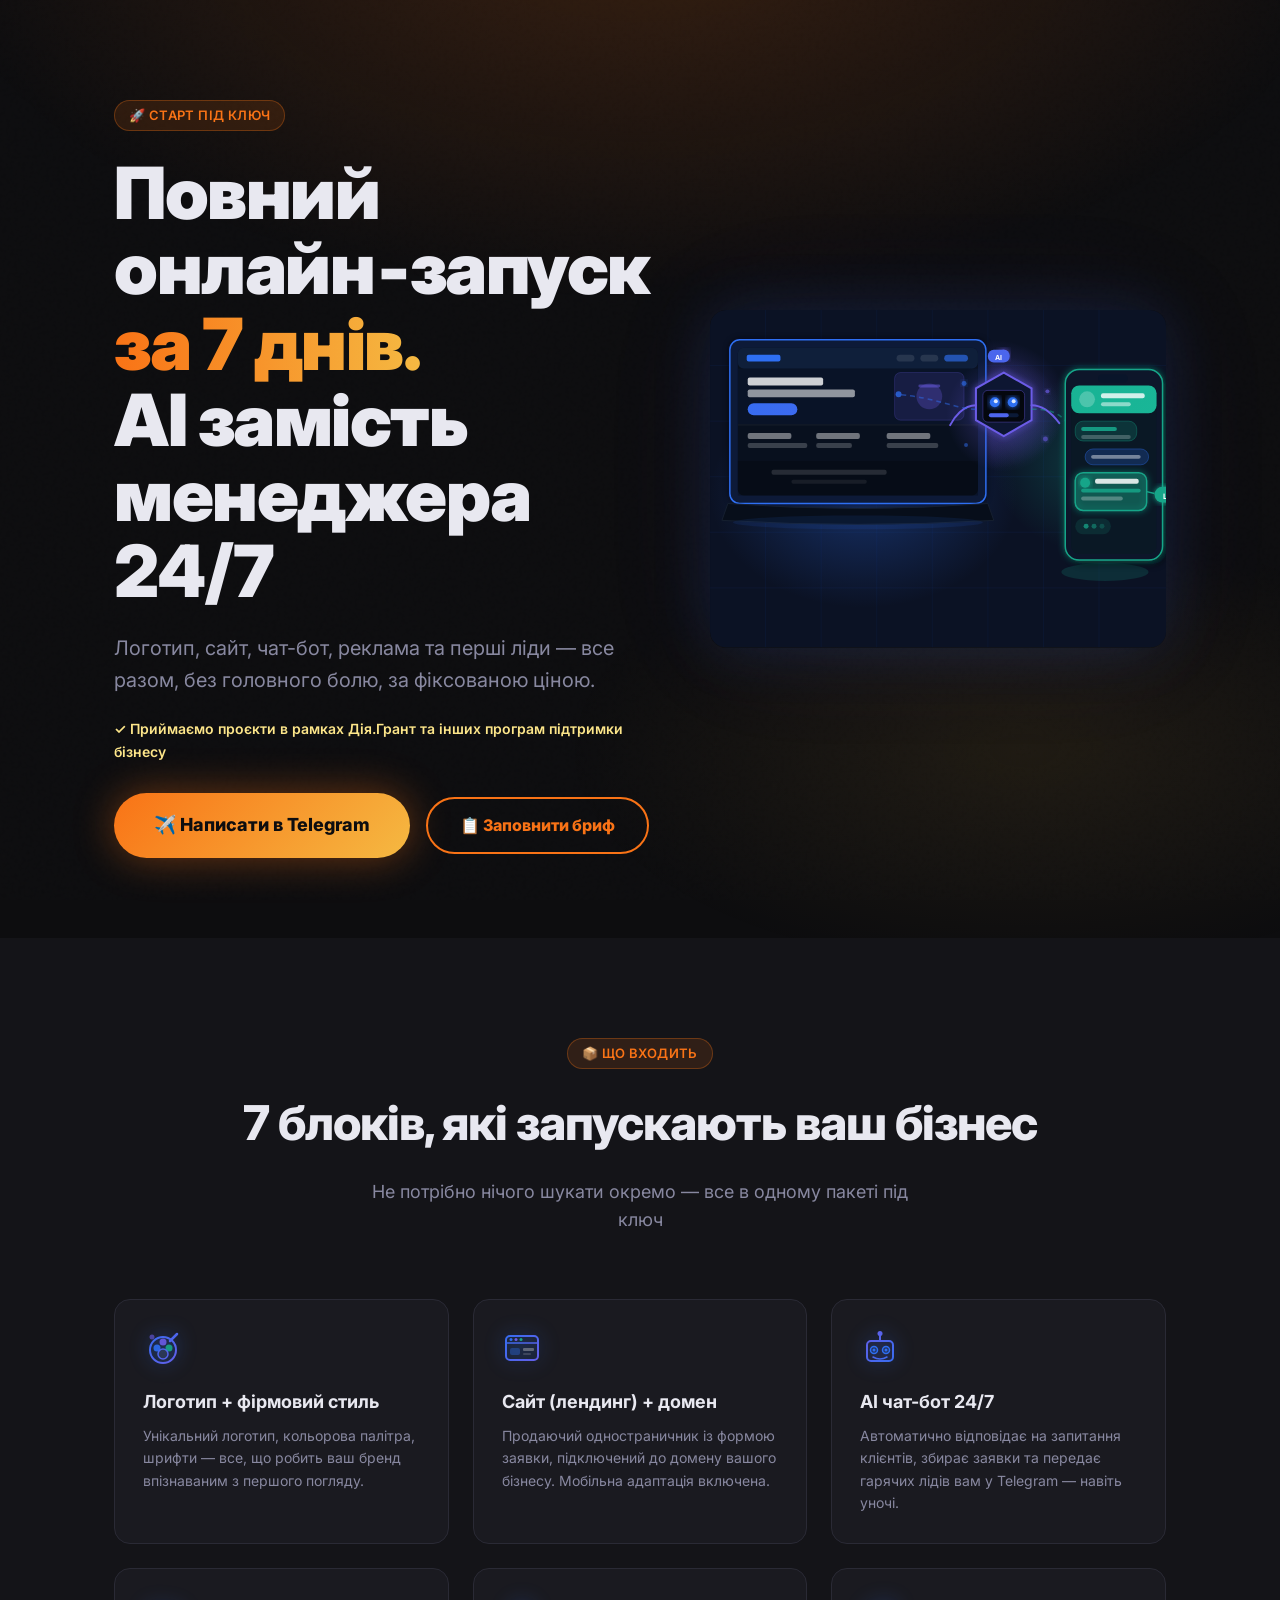
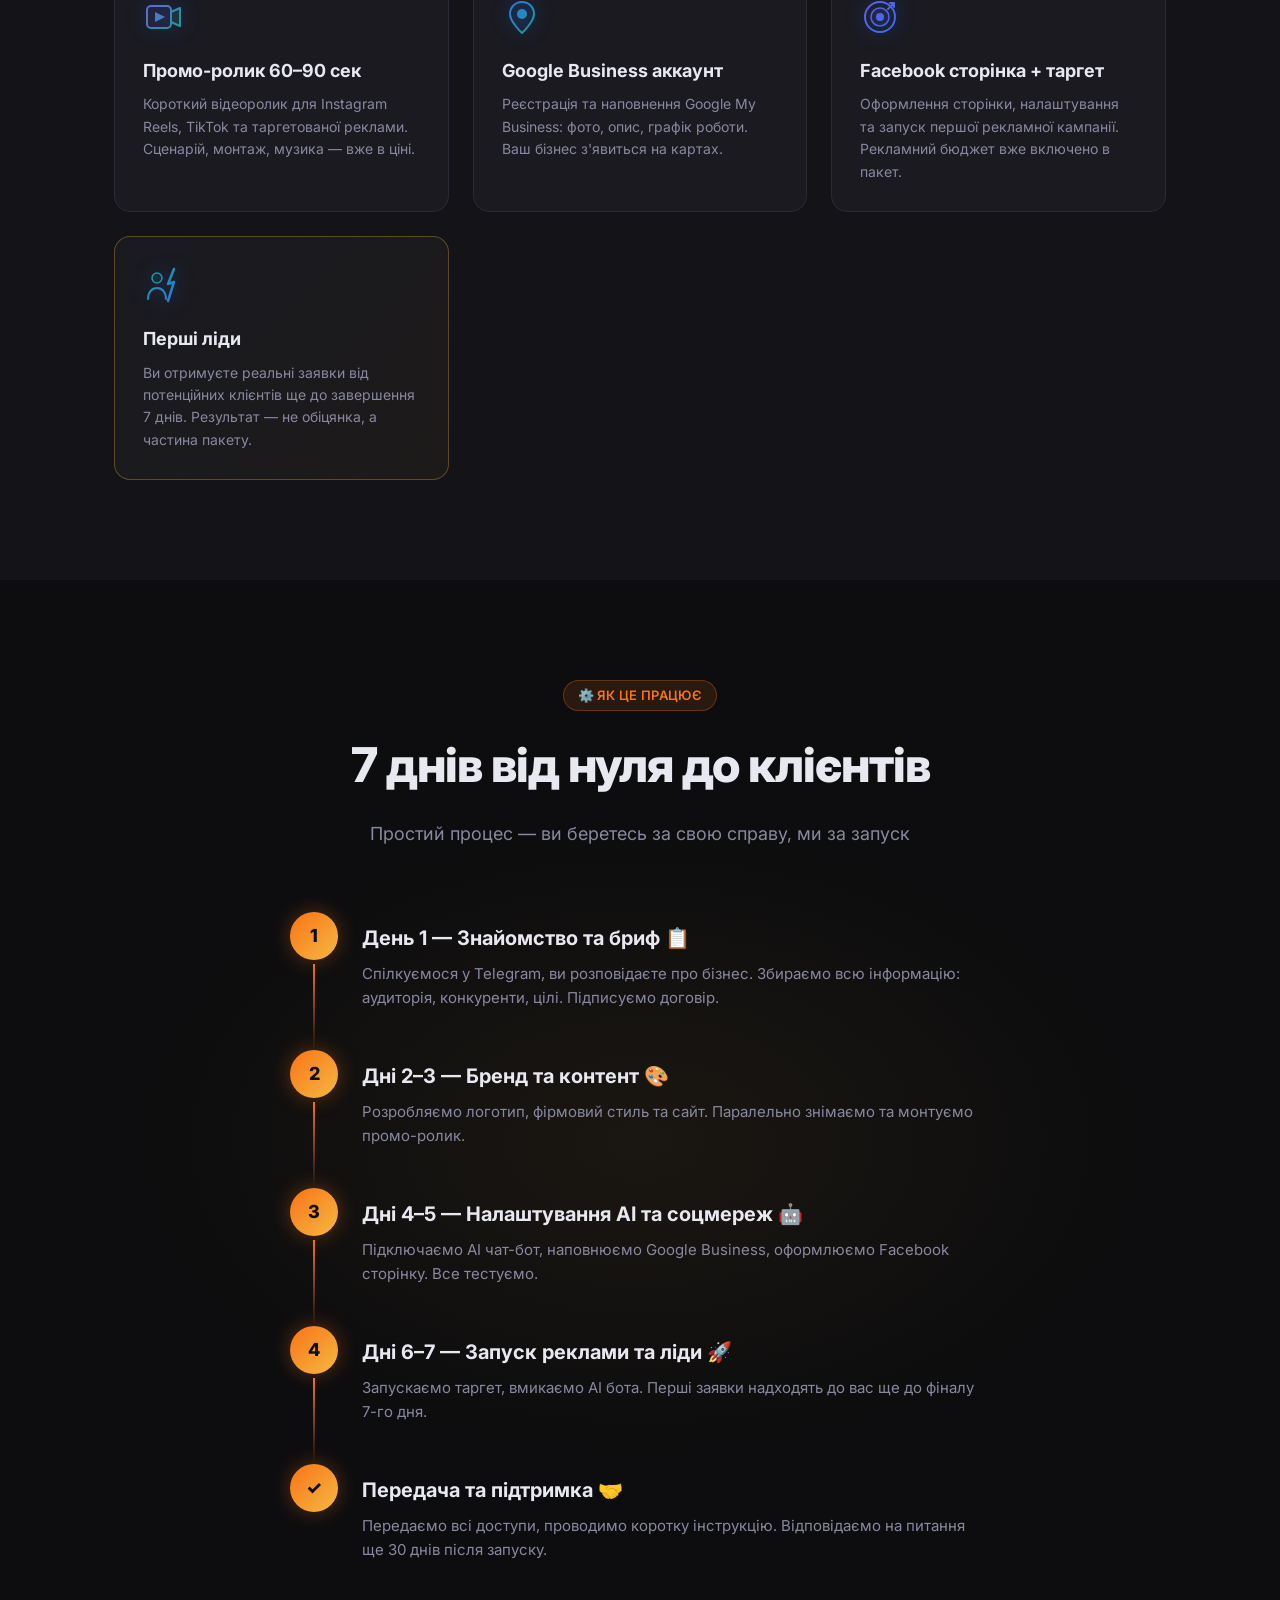
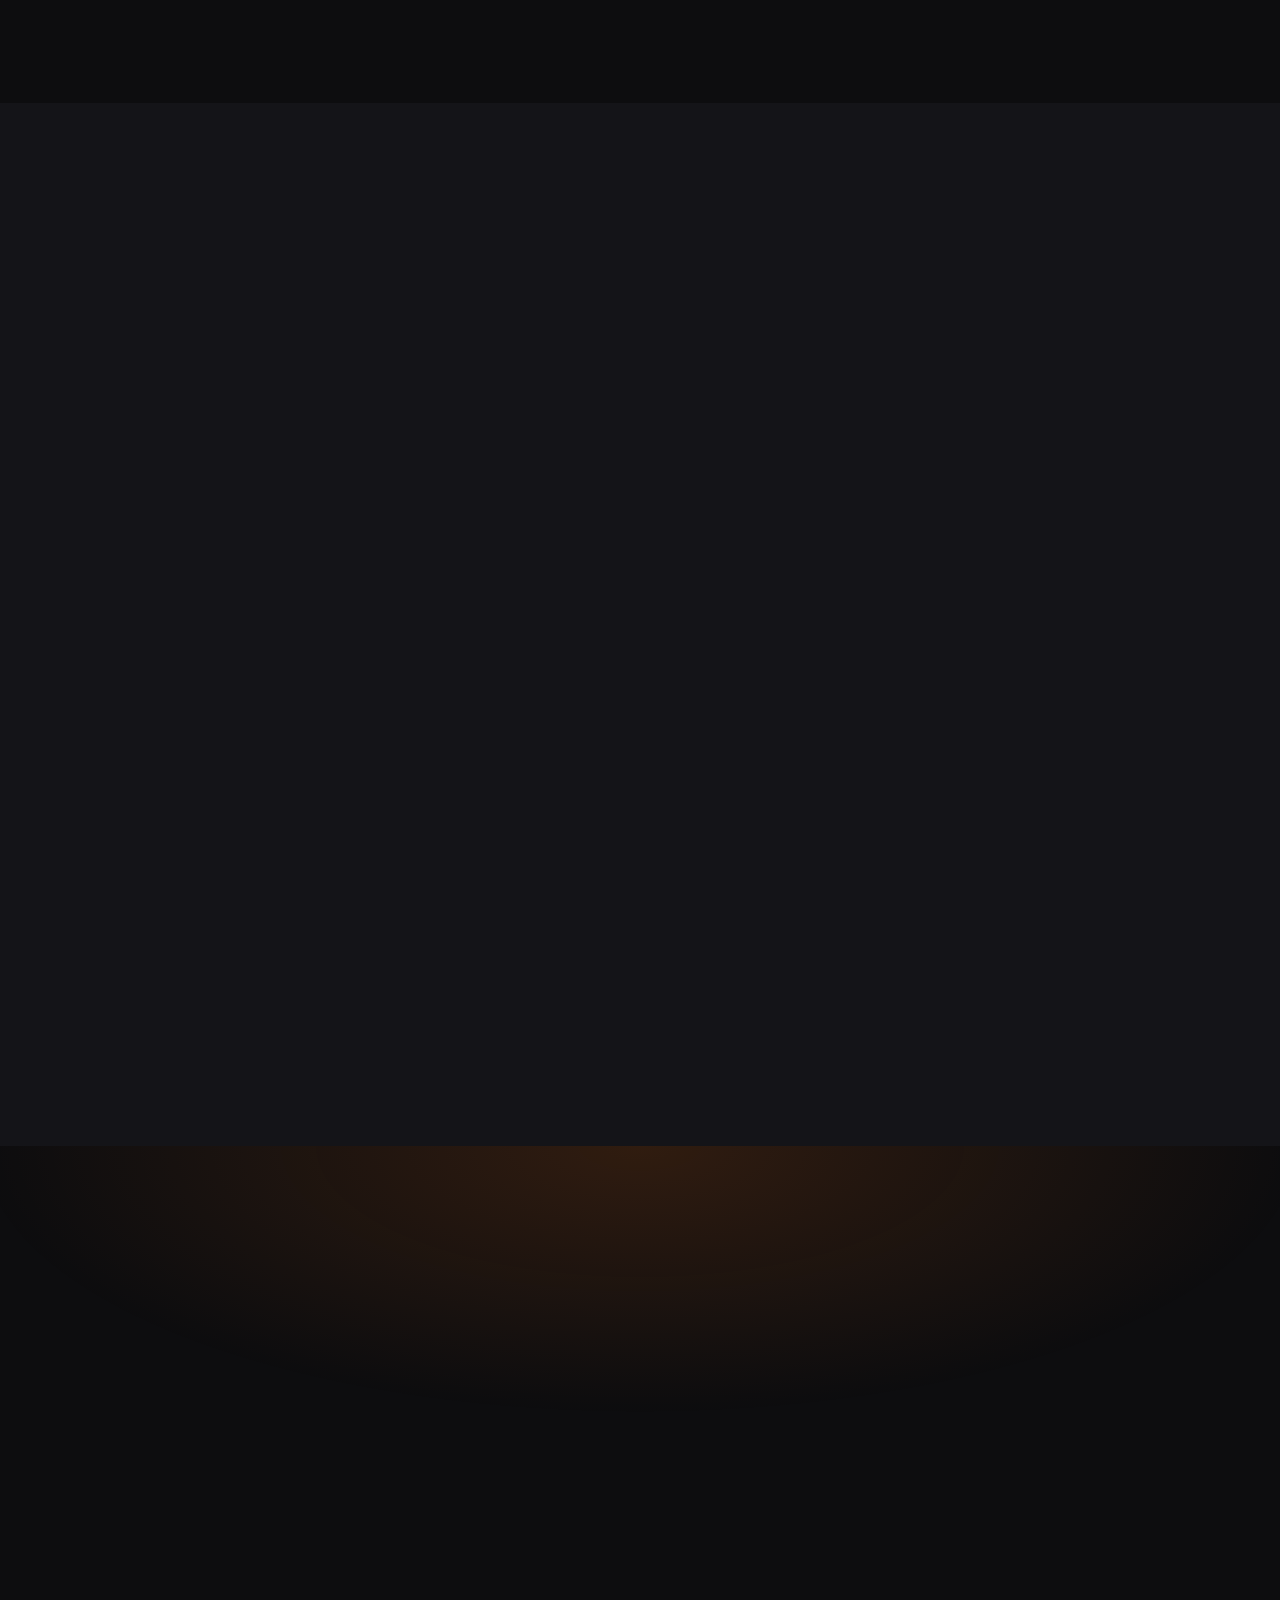
<file: index.html>
<!DOCTYPE html>
<html lang="uk">
<head>
  <meta charset="UTF-8" />
  <meta name="viewport" content="width=device-width, initial-scale=1.0" />
  <title>Старт під ключ — Повний онлайн-запуск за 7 днів</title>
  <meta name="description" content="StartAI запускає бізнес онлайн за 7 днів: сайт, AI чат-бот, реклама й ліди. Пакет «Власна справа 2.0» для учасників грантової програми через Дію в Україні." />
  <meta name="keywords" content="онлайн-запуск бізнесу, сайт Чернігів, AI чат-бот, Власна справа 2.0, пакет для Власна справа, Дія Грант сайт, Дія Грант AI бот, гранти для бізнесу Чернігів, державна підтримка стартапів сайт, StartAI" />
  <link rel="canonical" href="https://tishinatyt.github.io/startai/" />
  <link rel="icon" href="assets/favicon.svg" type="image/svg+xml" />
  <meta property="og:title" content="Старт під ключ — онлайн-запуск бізнесу за 7 днів" />
  <meta property="og:description" content="Логотип, сайт, AI чат-бот, реклама та перші ліди для вашого бізнесу під ключ у Чернігові." />
  <meta property="og:image" content="https://tishinatyt.github.io/startai/assets/hero-econom.png" />
  <meta property="og:url" content="https://tishinatyt.github.io/startai/" />
  <meta property="og:type" content="website" />
  <meta property="og:locale" content="uk_UA" />
  <meta property="og:site_name" content="StartAI" />
  <meta name="twitter:card" content="summary_large_image" />
  <meta name="twitter:title" content="Старт під ключ — онлайн-запуск бізнесу за 7 днів" />
  <meta name="twitter:description" content="Сайт, AI чат-бот, реклама та перші ліди для бізнесу під ключ." />
  <meta name="twitter:image" content="https://tishinatyt.github.io/startai/assets/hero-econom.png" />
  <script type="application/ld+json">
  {
    "@context": "https://schema.org",
    "@type": "Service",
    "name": "Старт під ключ",
    "description": "Повний онлайн-запуск бізнесу: логотип, сайт, AI чат-бот, реклама та перші ліди. StartAI приймає проєкти в рамках Дія.Грант та інших програм державної підтримки стартапів і малого бізнесу.",
    "url": "https://tishinatyt.github.io/startai/",
    "provider": { "@type": "Organization", "name": "StartAI" },
    "areaServed": [{ "@type": "City", "name": "Чернігів" }, { "@type": "Country", "name": "Україна" }]
  }
  </script>
  <script type="application/ld+json">
  {
    "@context": "https://schema.org",
    "@type": "Service",
    "name": "Пакет для Дія Власна справа 2.0",
    "description": "Сайт, ШІ-бот, оформлення соцмереж і маркетинг для учасників грантової програми «Власна справа» через Дію.",
    "url": "https://tishinatyt.github.io/startai/#vlasna-sprava",
    "image": "https://tishinatyt.github.io/startai/assets/vlasna-sprava-2.png",
    "provider": { "@type": "Organization", "name": "StartAI" },
    "areaServed": { "@type": "Country", "name": "Україна" },
    "serviceType": "Цифровий запуск бізнесу для грантової програми «Власна справа 2.0»"
  }
  </script>
  <script type="application/ld+json">
  {
    "@context": "https://schema.org",
    "@type": "FAQPage",
    "mainEntity": [
      { "@type": "Question", "name": "Скільки коштує запуск під ключ?", "acceptedAnswer": { "@type": "Answer", "text": "Вартість залежить від ніші й обсягу робіт та становить від 25 000 до 35 000 гривень." } },
      { "@type": "Question", "name": "Скільки триває робота?", "acceptedAnswer": { "@type": "Answer", "text": "Повний онлайн-запуск виконується орієнтовно за сім календарних днів після погодження завдання." } },
      { "@type": "Question", "name": "Що входить у пакет StartAI?", "acceptedAnswer": { "@type": "Answer", "text": "Логотип і стиль, сайт, AI чат-бот, проморолик, бізнес-профіль Google, реклама, перші ліди та підтримка." } },
      { "@type": "Question", "name": "Чи можна замовити проєкт для Дія.Грант?", "acceptedAnswer": { "@type": "Answer", "text": "StartAI приймає проєкти в рамках Дія.Грант та інших програм підтримки бізнесу; рішення щодо відповідності заявки ухвалює організатор програми." } },
      { "@type": "Question", "name": "Що входить у пакет «Власна справа 2.0»?", "acceptedAnswer": { "@type": "Answer", "text": "Пакет включає сайт, ШІ-бот, оформлення соцмереж і маркетингові матеріали для запуску бізнесу." } },
      { "@type": "Question", "name": "Чи підходить пакет учасникам грантової програми «Власна справа»?", "acceptedAnswer": { "@type": "Answer", "text": "Пакет розроблений для учасників програми, яким потрібні цифрові інструменти для бізнесу. Відповідність витрат умовам гранту потрібно підтвердити у організатора програми." } }
    ]
  }
  </script>
  <link rel="preconnect" href="https://fonts.googleapis.com" />
  <link rel="preconnect" href="https://fonts.gstatic.com" crossorigin />
  <link href="https://fonts.googleapis.com/css2?family=Inter:wght@400;500;600;700;800;900&display=swap" rel="stylesheet" />
  <style>
    *, *::before, *::after { box-sizing: border-box; margin: 0; padding: 0; }

    :root {
      --bg:        #0d0d0f;
      --bg2:       #141418;
      --bg3:       #1a1a20;
      --border:    #2a2a35;
      --orange:    #f97316;
      --gold:      #f5b942;
      --gold-lite: #fde68a;
      --text:      #e8e8f0;
      --muted:     #8888a0;
      --radius:    16px;
    }

    html { scroll-behavior: smooth; }

    body {
      font-family: 'Inter', sans-serif;
      background: var(--bg);
      color: var(--text);
      line-height: 1.6;
      overflow-x: hidden;
    }

    /* ── Utils ── */
    .container { max-width: 1100px; margin: 0 auto; padding: 0 24px; }
    .tag {
      display: inline-flex; align-items: center; gap: 6px;
      background: rgba(249,115,22,.12); border: 1px solid rgba(249,115,22,.3);
      color: var(--orange); border-radius: 100px;
      font-size: 13px; font-weight: 600; padding: 4px 14px;
      letter-spacing: .4px; text-transform: uppercase;
    }
    .btn {
      display: inline-flex; align-items: center; justify-content: center; gap: 8px;
      background: linear-gradient(135deg, var(--orange), var(--gold));
      color: #0d0d0f; font-weight: 800; font-size: 18px;
      padding: 18px 40px; border-radius: 100px;
      text-decoration: none; border: none; cursor: pointer;
      box-shadow: 0 0 40px rgba(249,115,22,.4);
      transition: transform .2s, box-shadow .2s;
    }
    .btn:hover { transform: translateY(-2px); box-shadow: 0 0 60px rgba(249,115,22,.6); }
    .btn-outline {
      background: transparent;
      border: 2px solid var(--orange);
      color: var(--orange);
      box-shadow: none;
      font-size: 16px; padding: 14px 32px;
    }
    .btn-outline:hover { background: rgba(249,115,22,.08); box-shadow: 0 0 30px rgba(249,115,22,.25); }

    /* ── Noise overlay ── */
    body::before {
      content: '';
      position: fixed; inset: 0; z-index: 0; pointer-events: none;
      background-image: url("data:image/svg+xml,%3Csvg viewBox='0 0 256 256' xmlns='http://www.w3.org/2000/svg'%3E%3Cfilter id='n'%3E%3CfeTurbulence type='fractalNoise' baseFrequency='0.9' numOctaves='4' stitchTiles='stitch'/%3E%3C/filter%3E%3Crect width='100%25' height='100%25' filter='url(%23n)' opacity='.04'/%3E%3C/svg%3E");
      opacity: .4;
    }

    section { position: relative; z-index: 1; }

    /* ════════════════════════════════
       HERO
    ════════════════════════════════ */
    #hero {
      min-height: 100vh;
      display: flex; align-items: center;
      padding: 100px 0 80px;
      background:
        radial-gradient(ellipse 80% 60% at 50% -10%, rgba(249,115,22,.18) 0%, transparent 70%),
        radial-gradient(ellipse 60% 40% at 80% 80%, rgba(245,185,66,.08) 0%, transparent 60%);
    }

    .hero-inner {
      display: grid; grid-template-columns: 1fr 1fr; gap: 60px; align-items: center;
    }
    @media(max-width:768px){ .hero-inner { grid-template-columns: 1fr; text-align: center; } }

    .hero-eyebrow { display: flex; align-items: center; gap: 12px; margin-bottom: 24px; }
    @media(max-width:768px){ .hero-eyebrow { justify-content: center; } }

    .hero-title {
      font-size: clamp(38px, 6vw, 72px);
      font-weight: 900; line-height: 1.05; letter-spacing: -1.5px;
      margin-bottom: 24px;
    }
    .hero-title .accent {
      background: linear-gradient(90deg, var(--orange), var(--gold));
      -webkit-background-clip: text; -webkit-text-fill-color: transparent;
      background-clip: text;
    }

    .hero-sub {
      font-size: 20px; color: var(--muted); margin-bottom: 40px; max-width: 500px;
    }
    @media(max-width:768px){ .hero-sub { margin: 0 auto 40px; } }

    .hero-cta { display: flex; gap: 16px; flex-wrap: wrap; align-items: center; }
    @media(max-width:768px){ .hero-cta { justify-content: center; } }

    .hero-badge {
      background: var(--bg2); border: 1px solid var(--border);
      border-radius: 20px; padding: 32px;
      display: flex; flex-direction: column; gap: 18px;
    }
    .hero-badge-row { display: flex; align-items: center; gap: 12px; }
    .hero-badge-icon {
      width: 44px; height: 44px; border-radius: 12px;
      display: flex; align-items: center; justify-content: center;
      font-size: 22px;
      background: rgba(249,115,22,.12); border: 1px solid rgba(249,115,22,.2);
      flex-shrink: 0;
    }
    .hero-badge-text { font-size: 15px; font-weight: 600; color: var(--text); }
    .hero-badge-text span { color: var(--muted); font-weight: 400; font-size: 13px; display: block; }

    .timer-bar {
      margin-top: 8px;
      background: rgba(249,115,22,.1); border-radius: 100px;
      height: 6px; overflow: hidden;
    }
    .timer-fill {
      height: 100%;
      background: linear-gradient(90deg, var(--orange), var(--gold));
      border-radius: 100px;
      width: 0;
      animation: fillBar 7s linear forwards;
    }
    @keyframes fillBar { to { width: 100%; } }

    /* ════════════════════════════════
       WHAT'S INCLUDED
    ════════════════════════════════ */
    #included {
      padding: 100px 0;
      background: var(--bg2);
    }
    .section-header { text-align: center; margin-bottom: 64px; }
    .section-title {
      font-size: clamp(28px, 4vw, 48px);
      font-weight: 800; letter-spacing: -1px; margin-top: 16px; margin-bottom: 16px;
    }
    .section-sub { color: var(--muted); font-size: 18px; max-width: 560px; margin: 0 auto; }

    .cards-grid {
      display: grid;
      grid-template-columns: repeat(auto-fill, minmax(290px, 1fr));
      gap: 24px;
    }

    .card {
      background: var(--bg3);
      border: 1px solid var(--border);
      border-radius: var(--radius);
      padding: 28px;
      transition: border-color .25s, transform .25s;
      position: relative; overflow: hidden;
    }
    .card::before {
      content: '';
      position: absolute; top: 0; left: 0; right: 0; height: 2px;
      background: linear-gradient(90deg, var(--orange), var(--gold));
      transform: scaleX(0); transform-origin: left;
      transition: transform .3s;
    }
    .card:hover { border-color: rgba(249,115,22,.4); transform: translateY(-4px); }
    .card:hover::before { transform: scaleX(1); }

    .card-icon { font-size: 36px; margin-bottom: 16px; }
    .card-title { font-size: 18px; font-weight: 700; margin-bottom: 8px; }
    .card-desc { color: var(--muted); font-size: 14px; line-height: 1.6; }

    /* ════════════════════════════════
       HOW IT WORKS
    ════════════════════════════════ */
    #how {
      padding: 100px 0;
      background:
        radial-gradient(ellipse 70% 50% at 50% 50%, rgba(245,185,66,.06) 0%, transparent 60%);
    }

    .steps { display: flex; flex-direction: column; gap: 0; max-width: 700px; margin: 0 auto; }

    .step {
      display: flex; gap: 24px; align-items: flex-start;
      padding-bottom: 40px; position: relative;
    }
    .step:not(:last-child)::after {
      content: '';
      position: absolute; left: 23px; top: 52px; bottom: 0;
      width: 2px;
      background: linear-gradient(to bottom, var(--orange), transparent);
    }

    .step-num {
      width: 48px; height: 48px; border-radius: 50%; flex-shrink: 0;
      background: linear-gradient(135deg, var(--orange), var(--gold));
      display: flex; align-items: center; justify-content: center;
      font-weight: 800; font-size: 18px; color: #0d0d0f;
      box-shadow: 0 0 20px rgba(249,115,22,.35);
    }
    .step-body {}
    .step-title { font-size: 20px; font-weight: 700; margin-bottom: 8px; padding-top: 10px; }
    .step-desc { color: var(--muted); font-size: 15px; }

    /* ════════════════════════════════
       PRICE
    ════════════════════════════════ */
    #price {
      padding: 100px 0;
      background: var(--bg2);
    }

    .price-card {
      max-width: 680px; margin: 0 auto;
      background: var(--bg3);
      border: 1px solid rgba(249,115,22,.3);
      border-radius: 24px; padding: 56px;
      text-align: center;
      position: relative; overflow: hidden;
      box-shadow: 0 0 80px rgba(249,115,22,.12);
    }
    .price-card::before {
      content: '';
      position: absolute; top: -1px; left: 10%; right: 10%; height: 3px;
      background: linear-gradient(90deg, transparent, var(--orange), var(--gold), transparent);
      border-radius: 100px;
    }

    .price-label { font-size: 14px; text-transform: uppercase; letter-spacing: 2px; color: var(--muted); margin-bottom: 20px; }
    .price-amount {
      font-size: clamp(48px, 8vw, 80px); font-weight: 900; letter-spacing: -2px;
      background: linear-gradient(90deg, var(--orange), var(--gold));
      -webkit-background-clip: text; -webkit-text-fill-color: transparent;
      background-clip: text; line-height: 1;
    }
    .price-range { font-size: 18px; color: var(--muted); margin: 8px 0 32px; }
    .price-deadline {
      display: inline-flex; align-items: center; gap: 8px;
      background: rgba(245,185,66,.1); border: 1px solid rgba(245,185,66,.25);
      color: var(--gold); border-radius: 100px;
      font-size: 15px; font-weight: 600; padding: 8px 20px; margin-bottom: 40px;
    }
    .price-includes {
      display: flex; flex-wrap: wrap; gap: 10px; justify-content: center; margin-bottom: 40px;
    }
    .price-pill {
      background: rgba(249,115,22,.08); border: 1px solid rgba(249,115,22,.2);
      color: var(--text); border-radius: 100px;
      font-size: 13px; font-weight: 500; padding: 6px 14px;
    }
    .price-note { color: var(--muted); font-size: 13px; margin-top: 20px; }

    /* ════════════════════════════════
       CTA
    ════════════════════════════════ */
    #cta {
      padding: 100px 0;
      text-align: center;
      background:
        radial-gradient(ellipse 80% 60% at 50% 0%, rgba(249,115,22,.15) 0%, transparent 65%);
    }
    .cta-title { font-size: clamp(32px, 5vw, 60px); font-weight: 900; letter-spacing: -1.5px; margin: 16px 0 20px; }
    .cta-sub { color: var(--muted); font-size: 18px; margin-bottom: 48px; }
    .contact-info {
      display: flex; align-items: center; justify-content: center; gap: 20px;
      flex-wrap: wrap; margin-top: 32px;
    }
    .contact-chip {
      display: flex; align-items: center; gap: 8px;
      background: var(--bg2); border: 1px solid var(--border);
      border-radius: 100px; padding: 10px 20px;
      font-size: 15px; color: var(--muted);
    }
    .contact-chip strong { color: var(--text); }
    .grant-note { margin: -18px 0 30px; color: var(--gold-lite); font-size: 14px; font-weight: 600; }
    #included, #how, #price, #cta, .seo-faq, #vlasna-sprava, footer { content-visibility:auto; contain-intrinsic-size:700px; }
    .seo-faq { padding: 90px 0; background: var(--bg2); }
    .faq-grid { display:grid; grid-template-columns:repeat(2,1fr); gap:14px; margin-top:32px; }
    .faq-item { border:1px solid var(--border); border-radius:var(--radius); background:var(--card); padding:24px; }
    .faq-item h3 { font-size:18px; margin-bottom:8px; }
    .faq-item p, .package-links { color:var(--muted); font-size:14px; line-height:1.65; }
    .package-links { margin-top:24px; }
    .package-links a { color:var(--gold); }
    #vlasna-sprava { padding: 28px 0 96px; background: var(--bg2); }
    .grant-package {
      overflow: hidden; border: 1px solid rgba(245,185,66,.28); border-radius: 28px;
      background: linear-gradient(145deg, rgba(249,115,22,.09), rgba(245,185,66,.04) 48%, rgba(255,255,255,.025));
      box-shadow: 0 24px 70px rgba(0,0,0,.28);
    }
    .grant-package-media { overflow: hidden; border-bottom: 1px solid rgba(245,185,66,.18); background: #f5f2fb; }
    .grant-package-media picture, .grant-package-media img { display: block; width: 100%; }
    .grant-package-media img { height: auto; aspect-ratio: 16 / 9; object-fit: cover; }
    .grant-package-body { padding: 36px; }
    .grant-package-body h2 { margin-top: 14px; font-size: clamp(30px,4vw,48px); line-height: 1.08; }
    .grant-package-sub { max-width: 720px; margin-top: 14px; color: var(--muted); font-size: 17px; }
    .grant-benefits { display: grid; grid-template-columns: repeat(4,1fr); gap: 12px; margin: 28px 0; }
    .grant-benefit { padding: 16px; border: 1px solid var(--border); border-radius: 14px; background: rgba(255,255,255,.035); font-weight: 700; }
    .grant-benefit span { display: block; margin-bottom: 6px; font-size: 22px; }
    @media(max-width:700px){
      .grant-package-body { padding: 24px; }
      .grant-benefits { grid-template-columns: repeat(2,1fr); }
    }
    @media(max-width:700px){ .faq-grid{grid-template-columns:1fr;} }

    /* ════════════════════════════════
       FOOTER
    ════════════════════════════════ */
    footer {
      border-top: 1px solid var(--border);
      padding: 32px 0; text-align: center;
      color: var(--muted); font-size: 13px;
    }

    /* ════════════════════════════════
       STICKY CTA
    ════════════════════════════════ */
    .sticky-cta {
      position: fixed; bottom: 24px; left: 50%; transform: translateX(-50%);
      z-index: 100;
      background: rgba(13,13,15,.85); backdrop-filter: blur(16px);
      border: 1px solid rgba(249,115,22,.25);
      border-radius: 100px; padding: 12px 12px 12px 24px;
      display: flex; align-items: center; gap: 16px;
      box-shadow: 0 8px 40px rgba(0,0,0,.6);
      opacity: 0; transition: opacity .4s;
    }
    .sticky-cta.visible { opacity: 1; }
    .sticky-cta-text { font-size: 15px; font-weight: 600; white-space: nowrap; }
    .sticky-cta .btn { font-size: 15px; padding: 12px 24px; }
    @media(max-width:500px){ .sticky-cta-text { display: none; } }

    /* ── HERO VISUAL ── */
    .hero-visual {
      background: transparent !important;
      border: none !important;
      padding: 0 !important;
      gap: 0 !important;
    }
    .hero-visual-svg {
      width: 100%; height: auto; display: block;
      border-radius: 16px;
      box-shadow: 0 0 60px rgba(46,111,242,0.15), 0 0 120px rgba(108,92,231,0.08);
    }

    /* ── CARD ICON SVG ── */
    .card-icon { line-height: 0; }
    .card-icon svg {
      filter: drop-shadow(0 0 10px rgba(46,111,242,0.45));
      margin-bottom: 4px;
    }
  </style>
</head>
<body>

<!-- ════ HERO ════ -->
<section id="hero">
  <div class="container">
    <div class="hero-inner">
      <div>
        <div class="hero-eyebrow">
          <span class="tag">🚀 Старт під ключ</span>
        </div>
        <h1 class="hero-title">
          Повний онлайн&#8209;запуск<br/>
          <span class="accent">за 7 днів.</span><br/>
          AI замість менеджера 24/7
        </h1>
        <p class="hero-sub">
          Логотип, сайт, чат-бот, реклама та перші ліди —
          все разом, без головного болю, за фіксованою ціною.
        </p>
        <p class="grant-note">✓ Приймаємо проєкти в рамках Дія.Грант та інших програм підтримки бізнесу</p>
        <div class="hero-cta">
          <a href="https://t.me/cryptomaus" class="btn" target="_blank" rel="noopener">
            ✈️ Написати в Telegram
          </a>
          <a href="brief.html" class="btn btn-outline">📋 Заповнити бриф</a>
        </div>
      </div>

      <div class="hero-badge hero-visual">
        <svg class="hero-visual-svg" viewBox="0 0 460 340" xmlns="http://www.w3.org/2000/svg" role="img" aria-label="Ноутбук із сайтом, телефон з Telegram та AI-бот">
          <defs>
            <linearGradient id="hv-bp" x1="0" y1="0" x2="460" y2="340" gradientUnits="userSpaceOnUse">
              <stop stop-color="#2E6FF2"/><stop offset="1" stop-color="#6C5CE7"/>
            </linearGradient>
            <linearGradient id="hv-tl" x1="0" y1="0" x2="460" y2="340" gradientUnits="userSpaceOnUse">
              <stop stop-color="#17A589"/><stop offset="1" stop-color="#1abc9c"/>
            </linearGradient>
            <linearGradient id="hv-sc" x1="0" y1="0" x2="0" y2="1">
              <stop stop-color="#0d1a35"/><stop offset="1" stop-color="#080f1e"/>
            </linearGradient>
            <radialGradient id="hv-glb" cx="50%" cy="50%" r="50%">
              <stop offset="0%" stop-color="#2E6FF2" stop-opacity="0.32"/>
              <stop offset="100%" stop-color="#2E6FF2" stop-opacity="0"/>
            </radialGradient>
            <radialGradient id="hv-glp" cx="50%" cy="50%" r="50%">
              <stop offset="0%" stop-color="#6C5CE7" stop-opacity="0.42"/>
              <stop offset="100%" stop-color="#6C5CE7" stop-opacity="0"/>
            </radialGradient>
            <radialGradient id="hv-glt" cx="50%" cy="50%" r="50%">
              <stop offset="0%" stop-color="#17A589" stop-opacity="0.28"/>
              <stop offset="100%" stop-color="#17A589" stop-opacity="0"/>
            </radialGradient>
            <filter id="hv-soft" x="-20%" y="-20%" width="140%" height="140%">
              <feGaussianBlur in="SourceGraphic" stdDeviation="3" result="b"/>
              <feMerge><feMergeNode in="b"/><feMergeNode in="SourceGraphic"/></feMerge>
            </filter>
            <filter id="hv-b4"><feGaussianBlur stdDeviation="4"/></filter>
          </defs>

          <!-- BG -->
          <rect width="460" height="340" rx="16" fill="#0B1224"/>

          <!-- Ambient glows -->
          <ellipse cx="155" cy="185" rx="155" ry="115" fill="url(#hv-glb)"/>
          <ellipse cx="390" cy="155" rx="105" ry="90" fill="url(#hv-glt)"/>
          <ellipse cx="285" cy="95" rx="75" ry="65" fill="url(#hv-glp)"/>

          <!-- Grid -->
          <g stroke="rgba(46,111,242,0.06)" stroke-width="1">
            <line x1="0" y1="56" x2="460" y2="56"/><line x1="0" y1="112" x2="460" y2="112"/>
            <line x1="0" y1="168" x2="460" y2="168"/><line x1="0" y1="224" x2="460" y2="224"/>
            <line x1="0" y1="280" x2="460" y2="280"/>
            <line x1="56" y1="0" x2="56" y2="340"/><line x1="112" y1="0" x2="112" y2="340"/>
            <line x1="168" y1="0" x2="168" y2="340"/><line x1="224" y1="0" x2="224" y2="340"/>
            <line x1="280" y1="0" x2="280" y2="340"/><line x1="336" y1="0" x2="336" y2="340"/>
            <line x1="392" y1="0" x2="392" y2="340"/>
          </g>

          <!-- ═══ LAPTOP ═══ -->
          <rect x="20" y="30" width="258" height="165" rx="10" fill="#040b18" filter="url(#hv-b4)" opacity="0.8"/>
          <rect x="20" y="30" width="258" height="165" rx="10" fill="#0d1a38" stroke="#2E6FF2" stroke-width="1.5"/>
          <rect x="28" y="38" width="242" height="149" rx="6" fill="#08101e"/>
          <!-- Nav -->
          <rect x="28" y="38" width="242" height="21" rx="6" fill="#0f1f3a"/>
          <rect x="37" y="45" width="34" height="7" rx="2" fill="#2E6FF2"/>
          <rect x="188" y="45" width="18" height="7" rx="4" fill="rgba(255,255,255,0.1)"/>
          <rect x="212" y="45" width="18" height="7" rx="4" fill="rgba(255,255,255,0.1)"/>
          <rect x="236" y="45" width="24" height="7" rx="4" fill="rgba(46,111,242,0.65)"/>
          <!-- Site hero section -->
          <rect x="28" y="59" width="242" height="56" fill="rgba(46,111,242,0.04)"/>
          <rect x="38" y="68" width="76" height="8" rx="2" fill="rgba(255,255,255,0.8)"/>
          <rect x="38" y="80" width="108" height="8" rx="2" fill="rgba(255,255,255,0.55)"/>
          <rect x="38" y="94" width="50" height="12" rx="6" fill="url(#hv-bp)"/>
          <rect x="186" y="63" width="70" height="48" rx="6" fill="rgba(108,92,231,0.14)" stroke="rgba(108,92,231,0.22)" stroke-width="1"/>
          <circle cx="221" cy="87" r="13" fill="rgba(108,92,231,0.28)"/>
          <rect x="210" y="75" width="22" height="3" rx="1.5" fill="rgba(108,92,231,0.5)"/>
          <!-- Site content -->
          <rect x="28" y="115" width="242" height="1.5" fill="rgba(255,255,255,0.04)"/>
          <rect x="38" y="124" width="44" height="6" rx="2" fill="rgba(255,255,255,0.42)"/>
          <rect x="38" y="134" width="60" height="5" rx="2" fill="rgba(255,255,255,0.2)"/>
          <rect x="107" y="124" width="44" height="6" rx="2" fill="rgba(255,255,255,0.42)"/>
          <rect x="107" y="134" width="36" height="5" rx="2" fill="rgba(255,255,255,0.2)"/>
          <rect x="178" y="124" width="44" height="6" rx="2" fill="rgba(255,255,255,0.42)"/>
          <rect x="178" y="134" width="52" height="5" rx="2" fill="rgba(255,255,255,0.2)"/>
          <!-- Site footer -->
          <rect x="28" y="152" width="242" height="35" fill="rgba(0,0,0,0.25)"/>
          <rect x="62" y="161" width="116" height="5" rx="2" fill="rgba(255,255,255,0.13)"/>
          <rect x="82" y="171" width="76" height="4" rx="2" fill="rgba(255,255,255,0.07)"/>
          <!-- Base -->
          <path d="M18,195 Q149,205 280,195 L286,212 Q149,220 12,212 Z" fill="#070e1a" stroke="#162030" stroke-width="1"/>
          <ellipse cx="149" cy="214" rx="126" ry="7" fill="rgba(46,111,242,0.1)"/>

          <!-- ═══ BOT ═══ -->
          <circle cx="296" cy="105" r="58" fill="url(#hv-glp)" opacity="0.9"/>
          <polygon points="296,63 324,79 324,111 296,127 268,111 268,79" fill="#0c1730" stroke="#6C5CE7" stroke-width="2" filter="url(#hv-soft)"/>
          <rect x="275" y="81" width="42" height="32" rx="5" fill="#04070e" stroke="rgba(108,92,231,0.38)" stroke-width="1"/>
          <circle cx="287" cy="93" r="5" fill="#2E6FF2" filter="url(#hv-soft)"/>
          <circle cx="305" cy="93" r="5" fill="#2E6FF2" filter="url(#hv-soft)"/>
          <circle cx="288" cy="92" r="2" fill="white" opacity="0.85"/>
          <circle cx="306" cy="92" r="2" fill="white" opacity="0.85"/>
          <rect x="281" y="104" width="30" height="4" rx="2" fill="rgba(46,111,242,0.18)"/>
          <rect x="281" y="104" width="20" height="4" rx="2" fill="url(#hv-bp)"/>
          <line x1="296" y1="63" x2="296" y2="49" stroke="#6C5CE7" stroke-width="2" stroke-linecap="round" filter="url(#hv-soft)"/>
          <circle cx="296" cy="45" r="5" fill="#6C5CE7" filter="url(#hv-soft)"/>
          <circle cx="296" cy="45" r="2" fill="white" opacity="0.75"/>
          <path d="M268,96 C255,96 246,108 242,116" stroke="#6C5CE7" stroke-width="2" stroke-linecap="round" fill="none"/>
          <path d="M324,96 C337,96 346,106 352,114" stroke="#6C5CE7" stroke-width="2" stroke-linecap="round" fill="none"/>
          <rect x="280" y="40" width="22" height="13" rx="6" fill="url(#hv-bp)"/>
          <text x="291" y="50.5" text-anchor="middle" font-family="Inter,sans-serif" font-size="7" font-weight="700" fill="white">AI</text>
          <circle cx="256" cy="74" r="2.5" fill="#2E6FF2" opacity="0.65" filter="url(#hv-soft)"/>
          <circle cx="340" cy="82" r="2" fill="#6C5CE7" opacity="0.7" filter="url(#hv-soft)"/>
          <circle cx="258" cy="136" r="2" fill="#2E6FF2" opacity="0.5"/>
          <circle cx="338" cy="130" r="2.5" fill="#6C5CE7" opacity="0.6" filter="url(#hv-soft)"/>
          <!-- Connections -->
          <path d="M268,100 C248,100 228,88 188,85" stroke="#2E6FF2" stroke-width="1.5" stroke-dasharray="5,4" fill="none" opacity="0.5"/>
          <circle cx="190" cy="85" r="3" fill="#2E6FF2" opacity="0.75"/>
          <path d="M324,100 C344,100 352,104 360,114" stroke="#17A589" stroke-width="1.5" stroke-dasharray="5,4" fill="none" opacity="0.5"/>

          <!-- ═══ PHONE ═══ -->
          <ellipse cx="398" cy="264" rx="44" ry="9" fill="rgba(23,165,137,0.18)"/>
          <rect x="362" y="64" width="98" height="192" rx="14" fill="#030810" filter="url(#hv-b4)" opacity="0.7"/>
          <rect x="358" y="60" width="98" height="192" rx="14" fill="#09152A" stroke="#17A589" stroke-width="1.5" filter="url(#hv-soft)"/>
          <rect x="364" y="76" width="86" height="170" rx="8" fill="#0a1825"/>
          <rect x="391" y="65" width="30" height="8" rx="4" fill="#09152A"/>
          <!-- TG header -->
          <rect x="364" y="76" width="86" height="28" rx="8" fill="url(#hv-tl)"/>
          <circle cx="380" cy="90" r="8" fill="rgba(255,255,255,0.22)"/>
          <rect x="394" y="84" width="44" height="5" rx="2" fill="rgba(255,255,255,0.8)"/>
          <rect x="394" y="93" width="30" height="4" rx="2" fill="rgba(255,255,255,0.5)"/>
          <!-- Messages -->
          <rect x="368" y="112" width="62" height="20" rx="8" fill="rgba(23,165,137,0.2)" stroke="rgba(23,165,137,0.35)" stroke-width="1"/>
          <rect x="374" y="118" width="36" height="4" rx="2" fill="rgba(23,165,137,0.9)"/>
          <rect x="374" y="126" width="50" height="4" rx="2" fill="rgba(255,255,255,0.22)"/>
          <rect x="378" y="140" width="64" height="16" rx="8" fill="rgba(46,111,242,0.22)" stroke="rgba(46,111,242,0.38)" stroke-width="1"/>
          <rect x="384" y="146" width="50" height="4" rx="2" fill="rgba(255,255,255,0.42)"/>
          <!-- LEAD notification -->
          <rect x="368" y="164" width="72" height="38" rx="8" fill="rgba(23,165,137,0.26)" stroke="#17A589" stroke-width="1.5" filter="url(#hv-soft)"/>
          <circle cx="378" cy="174" r="5" fill="#17A589" filter="url(#hv-soft)"/>
          <rect x="388" y="170" width="44" height="5" rx="2" fill="rgba(255,255,255,0.85)"/>
          <rect x="374" y="180" width="60" height="4" rx="2" fill="rgba(23,165,137,0.85)"/>
          <rect x="374" y="188" width="42" height="4" rx="2" fill="rgba(255,255,255,0.28)"/>
          <!-- Typing -->
          <rect x="368" y="210" width="36" height="16" rx="8" fill="rgba(23,165,137,0.14)"/>
          <circle cx="379" cy="218" r="2.5" fill="rgba(23,165,137,0.75)"/>
          <circle cx="387" cy="218" r="2.5" fill="rgba(23,165,137,0.5)"/>
          <circle cx="395" cy="218" r="2.5" fill="rgba(23,165,137,0.28)"/>
          <!-- LEAD badge -->
          <rect x="448" y="178" width="38" height="16" rx="8" fill="#17A589" filter="url(#hv-soft)"/>
          <text x="467" y="190" text-anchor="middle" font-family="Inter,sans-serif" font-size="7.5" font-weight="700" fill="white">LEAD</text>
          <line x1="448" y1="185" x2="440" y2="183" stroke="#17A589" stroke-width="1.5"/>
        </svg>
      </div>
    </div>
  </div>
</section>

<!-- ════ INCLUDED ════ -->
<section id="included">
  <div class="container">
    <div class="section-header">
      <span class="tag">📦 Що входить</span>
      <h2 class="section-title">7 блоків, які запускають ваш бізнес</h2>
      <p class="section-sub">Не потрібно нічого шукати окремо — все в одному пакеті під ключ</p>
    </div>
    <div class="cards-grid">
      <div class="card">
        <div class="card-icon">
          <svg viewBox="0 0 40 40" width="40" height="40" fill="none" xmlns="http://www.w3.org/2000/svg">
            <defs><linearGradient id="ci1" x1="0" y1="0" x2="40" y2="40" gradientUnits="userSpaceOnUse"><stop stop-color="#2E6FF2"/><stop offset="1" stop-color="#6C5CE7"/></linearGradient></defs>
            <circle cx="20" cy="22" r="13" stroke="url(#ci1)" stroke-width="2" fill="rgba(46,111,242,0.08)"/>
            <circle cx="14" cy="20" r="3.5" fill="#2E6FF2" opacity="0.9"/>
            <circle cx="20" cy="14" r="3.5" fill="#6C5CE7" opacity="0.9"/>
            <circle cx="26" cy="20" r="3.5" fill="#17A589" opacity="0.9"/>
            <circle cx="20" cy="26" r="5" fill="rgba(255,255,255,0.06)" stroke="url(#ci1)" stroke-width="1.5"/>
            <path d="M27 13 L34 6" stroke="url(#ci1)" stroke-width="2.5" stroke-linecap="round"/>
            <circle cx="9" cy="9" r="2.5" fill="#6C5CE7" opacity="0.6"/>
          </svg>
        </div>
        <div class="card-title">Логотип + фірмовий стиль</div>
        <div class="card-desc">Унікальний логотип, кольорова палітра, шрифти — все, що робить ваш бренд впізнаваним з першого погляду.</div>
      </div>
      <div class="card">
        <div class="card-icon">
          <svg viewBox="0 0 40 40" width="40" height="40" fill="none" xmlns="http://www.w3.org/2000/svg">
            <defs><linearGradient id="ci2" x1="0" y1="0" x2="40" y2="40" gradientUnits="userSpaceOnUse"><stop stop-color="#2E6FF2"/><stop offset="1" stop-color="#6C5CE7"/></linearGradient></defs>
            <rect x="4" y="8" width="32" height="24" rx="4" stroke="url(#ci2)" stroke-width="2" fill="rgba(46,111,242,0.07)"/>
            <line x1="4" y1="15" x2="36" y2="15" stroke="url(#ci2)" stroke-width="1.5"/>
            <circle cx="9" cy="11.5" r="1.5" fill="#2E6FF2"/>
            <circle cx="14" cy="11.5" r="1.5" fill="#6C5CE7"/>
            <circle cx="19" cy="11.5" r="1.5" fill="#17A589"/>
            <rect x="8" y="20" width="10" height="7" rx="2" fill="rgba(46,111,242,0.35)"/>
            <rect x="21" y="20" width="11" height="3" rx="1" fill="rgba(255,255,255,0.3)"/>
            <rect x="21" y="25" width="8" height="2" rx="1" fill="rgba(255,255,255,0.15)"/>
          </svg>
        </div>
        <div class="card-title">Сайт (лендинг) + домен</div>
        <div class="card-desc">Продаючий одностраничник із формою заявки, підключений до домену вашого бізнесу. Мобільна адаптація включена.</div>
      </div>
      <div class="card">
        <div class="card-icon">
          <svg viewBox="0 0 40 40" width="40" height="40" fill="none" xmlns="http://www.w3.org/2000/svg">
            <defs><linearGradient id="ci3" x1="0" y1="0" x2="40" y2="40" gradientUnits="userSpaceOnUse"><stop stop-color="#6C5CE7"/><stop offset="1" stop-color="#2E6FF2"/></linearGradient></defs>
            <rect x="7" y="13" width="26" height="20" rx="4" stroke="url(#ci3)" stroke-width="2" fill="rgba(108,92,231,0.08)"/>
            <line x1="20" y1="13" x2="20" y2="7" stroke="url(#ci3)" stroke-width="2" stroke-linecap="round"/>
            <circle cx="20" cy="5.5" r="2.5" fill="url(#ci3)"/>
            <circle cx="14" cy="22" r="3.5" fill="rgba(46,111,242,0.18)" stroke="#2E6FF2" stroke-width="1.5"/>
            <circle cx="14" cy="22" r="1.5" fill="#2E6FF2"/>
            <circle cx="26" cy="22" r="3.5" fill="rgba(46,111,242,0.18)" stroke="#2E6FF2" stroke-width="1.5"/>
            <circle cx="26" cy="22" r="1.5" fill="#2E6FF2"/>
            <path d="M13 29 Q20 33 27 29" stroke="url(#ci3)" stroke-width="1.5" stroke-linecap="round" fill="none"/>
          </svg>
        </div>
        <div class="card-title">AI чат-бот 24/7</div>
        <div class="card-desc">Автоматично відповідає на запитання клієнтів, збирає заявки та передає гарячих лідів вам у Telegram — навіть уночі.</div>
      </div>
      <div class="card">
        <div class="card-icon">
          <svg viewBox="0 0 40 40" width="40" height="40" fill="none" xmlns="http://www.w3.org/2000/svg">
            <defs><linearGradient id="ci4" x1="0" y1="0" x2="40" y2="40" gradientUnits="userSpaceOnUse"><stop stop-color="#6C5CE7"/><stop offset="1" stop-color="#17A589"/></linearGradient></defs>
            <rect x="4" y="9" width="24" height="22" rx="4" stroke="url(#ci4)" stroke-width="2" fill="rgba(108,92,231,0.07)"/>
            <path d="M28 15 L37 11 L37 29 L28 25 Z" stroke="url(#ci4)" stroke-width="2" stroke-linejoin="round" fill="rgba(23,165,137,0.15)"/>
            <polygon points="12,15 22,20 12,25" fill="url(#ci4)"/>
          </svg>
        </div>
        <div class="card-title">Промо-ролик 60–90 сек</div>
        <div class="card-desc">Короткий відеоролик для Instagram Reels, TikTok та таргетованої реклами. Сценарій, монтаж, музика — вже в ціні.</div>
      </div>
      <div class="card">
        <div class="card-icon">
          <svg viewBox="0 0 40 40" width="40" height="40" fill="none" xmlns="http://www.w3.org/2000/svg">
            <defs><linearGradient id="ci5" x1="0" y1="0" x2="40" y2="40" gradientUnits="userSpaceOnUse"><stop stop-color="#2E6FF2"/><stop offset="1" stop-color="#17A589"/></linearGradient></defs>
            <path d="M20 5 C13 5 8 10.5 8 17 C8 25 20 36 20 36 C20 36 32 25 32 17 C32 10.5 27 5 20 5 Z" stroke="url(#ci5)" stroke-width="2" fill="rgba(46,111,242,0.08)"/>
            <circle cx="20" cy="17" r="5" fill="url(#ci5)"/>
          </svg>
        </div>
        <div class="card-title">Google Business аккаунт</div>
        <div class="card-desc">Реєстрація та наповнення Google My Business: фото, опис, графік роботи. Ваш бізнес з'явиться на картах.</div>
      </div>
      <div class="card">
        <div class="card-icon">
          <svg viewBox="0 0 40 40" width="40" height="40" fill="none" xmlns="http://www.w3.org/2000/svg">
            <defs><linearGradient id="ci6" x1="0" y1="0" x2="40" y2="40" gradientUnits="userSpaceOnUse"><stop stop-color="#6C5CE7"/><stop offset="1" stop-color="#2E6FF2"/></linearGradient></defs>
            <circle cx="20" cy="20" r="15" stroke="url(#ci6)" stroke-width="2" fill="none"/>
            <circle cx="20" cy="20" r="9" stroke="url(#ci6)" stroke-width="1.5" fill="rgba(108,92,231,0.07)"/>
            <circle cx="20" cy="20" r="4" fill="url(#ci6)"/>
            <path d="M28 12 L34 6 M30 6 L34 6 L34 10" stroke="url(#ci6)" stroke-width="2" stroke-linecap="round" stroke-linejoin="round"/>
          </svg>
        </div>
        <div class="card-title">Facebook сторінка + таргет</div>
        <div class="card-desc">Оформлення сторінки, налаштування та запуск першої рекламної кампанії. Рекламний бюджет вже включено в пакет.</div>
      </div>
      <div class="card" style="border-color:rgba(245,185,66,.3); background: linear-gradient(135deg, var(--bg3), rgba(245,185,66,.04));">
        <div class="card-icon">
          <svg viewBox="0 0 40 40" width="40" height="40" fill="none" xmlns="http://www.w3.org/2000/svg">
            <defs><linearGradient id="ci7" x1="0" y1="0" x2="40" y2="40" gradientUnits="userSpaceOnUse"><stop stop-color="#17A589"/><stop offset="1" stop-color="#2E6FF2"/></linearGradient></defs>
            <circle cx="14" cy="13" r="5" stroke="url(#ci7)" stroke-width="1.5" fill="rgba(23,165,137,0.1)"/>
            <path d="M5 34 C5 27 9 23 14 23 C19 23 23 27 23 34" stroke="url(#ci7)" stroke-width="2" stroke-linecap="round" fill="none"/>
            <path d="M31 4 L25 19 L31 17 L25 36" stroke="url(#ci7)" stroke-width="2.5" stroke-linecap="round" stroke-linejoin="round"/>
          </svg>
        </div>
        <div class="card-title">Перші ліди</div>
        <div class="card-desc">Ви отримуєте реальні заявки від потенційних клієнтів ще до завершення 7 днів. Результат — не обіцянка, а частина пакету.</div>
      </div>
    </div>
  </div>
</section>

<!-- ════ HOW IT WORKS ════ -->
<section id="how">
  <div class="container">
    <div class="section-header">
      <span class="tag">⚙️ Як це працює</span>
      <h2 class="section-title">7 днів від нуля до клієнтів</h2>
      <p class="section-sub">Простий процес — ви беретесь за свою справу, ми за запуск</p>
    </div>
    <div class="steps">
      <div class="step">
        <div class="step-num">1</div>
        <div class="step-body">
          <div class="step-title">День 1 — Знайомство та бриф 📋</div>
          <div class="step-desc">Спілкуємося у Telegram, ви розповідаєте про бізнес. Збираємо всю інформацію: аудиторія, конкуренти, цілі. Підписуємо договір.</div>
        </div>
      </div>
      <div class="step">
        <div class="step-num">2</div>
        <div class="step-body">
          <div class="step-title">Дні 2–3 — Бренд та контент 🎨</div>
          <div class="step-desc">Розробляємо логотип, фірмовий стиль та сайт. Паралельно знімаємо та монтуємо промо-ролик.</div>
        </div>
      </div>
      <div class="step">
        <div class="step-num">3</div>
        <div class="step-body">
          <div class="step-title">Дні 4–5 — Налаштування AI та соцмереж 🤖</div>
          <div class="step-desc">Підключаємо AI чат-бот, наповнюємо Google Business, оформлюємо Facebook сторінку. Все тестуємо.</div>
        </div>
      </div>
      <div class="step">
        <div class="step-num">4</div>
        <div class="step-body">
          <div class="step-title">Дні 6–7 — Запуск реклами та ліди 🚀</div>
          <div class="step-desc">Запускаємо таргет, вмикаємо AI бота. Перші заявки надходять до вас ще до фіналу 7-го дня.</div>
        </div>
      </div>
      <div class="step">
        <div class="step-num">✓</div>
        <div class="step-body">
          <div class="step-title">Передача та підтримка 🤝</div>
          <div class="step-desc">Передаємо всі доступи, проводимо коротку інструкцію. Відповідаємо на питання ще 30 днів після запуску.</div>
        </div>
      </div>
    </div>
  </div>
</section>

<!-- ════ PRICE ════ -->
<section id="price">
  <div class="container">
    <div class="section-header">
      <span class="tag">💰 Ціна</span>
      <h2 class="section-title">Прозора ціна. Нуль прихованих платежів</h2>
    </div>
    <div class="price-card">
      <p class="price-label">Пакет «Старт під ключ»</p>
      <div class="price-amount">від 25 000 ₴</div>
      <p class="price-range">Залежно від ніші та обсягу — від 25 000 до 35 000 грн</p>
      <div class="price-deadline">⚡ Повний запуск за 7 календарних днів</div>
      <div class="price-includes">
        <span class="price-pill">🎨 Логотип + стиль</span>
        <span class="price-pill">🌐 Сайт + домен</span>
        <span class="price-pill">🤖 AI чат-бот</span>
        <span class="price-pill">🎬 Промо-ролик</span>
        <span class="price-pill">📍 Google Business</span>
        <span class="price-pill">📣 Facebook + таргет</span>
        <span class="price-pill">🎯 Перші ліди</span>
        <span class="price-pill">📞 30 днів підтримки</span>
      </div>
      <div style="display:flex;gap:12px;justify-content:center;flex-wrap:wrap;">
        <a href="https://t.me/cryptomaus" class="btn" target="_blank" rel="noopener" style="font-size:17px;">
          ✈️ Замовити у Telegram
        </a>
        <a href="brief.html" class="btn btn-outline" style="font-size:16px;">
          📋 Заповнити бриф
        </a>
      </div>
      <p class="price-note">🔒 Договір + часткова передоплата · Решта після здачі · Чернігів і онлайн</p>
    </div>
  </div>
</section>

<!-- ════ CTA ════ -->
<section id="cta">
  <div class="container">
    <span class="tag">🔥 Готові стартувати?</span>
    <h2 class="cta-title">Ваш бізнес може бути онлайн вже через тиждень</h2>
    <p class="cta-sub">Напишіть зараз — розкажіть про свою ідею, а ми розрахуємо точну ціну</p>
    <a href="https://t.me/cryptomaus" class="btn" target="_blank" rel="noopener" style="font-size:20px; padding: 22px 52px;">
      ✈️ Написати Дмитру в Telegram
    </a>
    <div class="contact-info">
      <div class="contact-chip">👤 <strong>Дмитро</strong></div>
      <div class="contact-chip">📍 <strong>Чернігів</strong> · Онлайн</div>
      <div class="contact-chip">✈️ <a href="https://t.me/cryptomaus" style="color:var(--gold);text-decoration:none;font-weight:600;">@cryptomaus</a></div>
    </div>
  </div>
</section>

<section class="seo-faq" aria-labelledby="faq-title">
  <div class="container">
    <div class="section-header"><span class="tag">FAQ</span><h2 class="section-title" id="faq-title">Питання про сайт, AI чат-бот і Дія.Грант</h2></div>
    <div class="faq-grid">
      <article class="faq-item"><h3>Скільки коштує запуск під ключ?</h3><p>Залежно від ніші й обсягу робіт — від 25 000 до 35 000 гривень.</p></article>
      <article class="faq-item"><h3>Скільки триває робота?</h3><p>Повний онлайн-запуск виконується орієнтовно за сім календарних днів.</p></article>
      <article class="faq-item"><h3>Що входить у пакет StartAI?</h3><p>Логотип, сайт, AI чат-бот, проморолик, Google Business, реклама, перші ліди та підтримка.</p></article>
      <article class="faq-item"><h3>Чи можна замовити проєкт для Дія.Грант?</h3><p>Такі проєкти приймаємо в роботу; відповідність заявки умовам програми визначає її організатор.</p></article>
      <article class="faq-item"><h3>Що входить у пакет «Власна справа 2.0»?</h3><p>Сайт, ШІ-бот, оформлення соцмереж і маркетингові матеріали для запуску бізнесу.</p></article>
      <article class="faq-item"><h3>Чи підходить пакет учасникам програми «Власна справа»?</h3><p>Так, пакет орієнтований на учасників програми. Відповідність витрат умовам гранту потрібно підтвердити у її організатора.</p></article>
    </div>
    <p class="package-links">Перегляньте також <a href="econom.html">пакет Економ: сайт + AI бот</a>, <a href="start-de.html" lang="de">німецький пакет StartAI</a> та <a href="start-de2.html" lang="de">його альтернативну версію</a>.</p>
  </div>
</section>

<section id="vlasna-sprava" aria-labelledby="vlasna-sprava-title">
  <div class="container">
    <article class="grant-package">
      <div class="grant-package-media">
        <picture>
          <source srcset="assets/vlasna-sprava-2.webp" type="image/webp" />
          <img src="assets/vlasna-sprava-2.png" width="1200" height="675" loading="lazy" decoding="async" alt="Пакет Власна справа 2.0 — сайт, ШІ-бот, соцмережі, маркетинг для учасників Дія Гранту" />
        </picture>
      </div>
      <div class="grant-package-body">
        <span class="tag">Дія · грантова програма</span>
        <h2 id="vlasna-sprava-title">Пакет для Дія Власна справа 2.0</h2>
        <p class="grant-package-sub">Для учасників грантової програми «Власна справа» через Дію</p>
        <div class="grant-benefits" aria-label="Склад пакета">
          <div class="grant-benefit"><span aria-hidden="true">🌐</span>Сайт</div>
          <div class="grant-benefit"><span aria-hidden="true">🤖</span>ШІ-бот</div>
          <div class="grant-benefit"><span aria-hidden="true">📱</span>Соцмережі</div>
          <div class="grant-benefit"><span aria-hidden="true">📣</span>Маркетинг</div>
        </div>
        <a href="client-brief.html" class="btn">Заповнити бриф →</a>
      </div>
    </article>
  </div>
</section>

<footer>
  <div class="container">
    <p>© 2026 · Старт під ключ · Дмитро, Чернігів</p>
  </div>
</footer>

<!-- Sticky CTA -->
<div class="sticky-cta" id="stickyCta">
  <span class="sticky-cta-text">Запуск за 7 днів від 25 000 ₴</span>
  <a href="https://t.me/cryptomaus" class="btn" target="_blank" rel="noopener">Замовити ✈️</a>
</div>

<script>
  // Sticky CTA visibility
  const cta = document.getElementById('stickyCta');
  window.addEventListener('scroll', () => {
    cta.classList.toggle('visible', window.scrollY > 600);
  }, { passive: true });
</script>
</body>
</html>
</file>
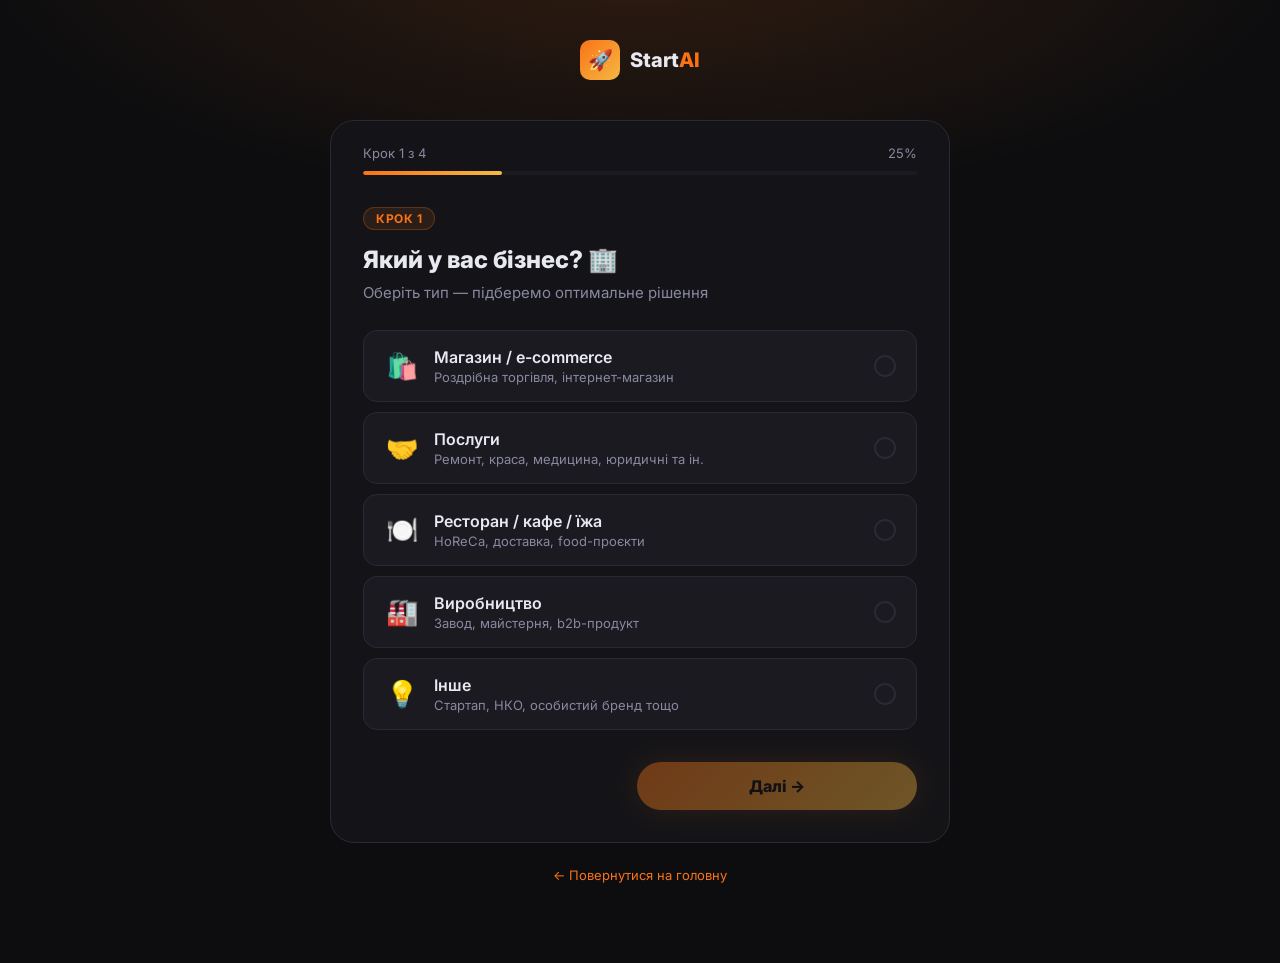
<file: brief.html>
<!DOCTYPE html>
<html lang="uk">
<head>
  <meta charset="UTF-8" />
  <meta name="viewport" content="width=device-width, initial-scale=1.0" />
  <title>Бриф — Старт під ключ | StartAI</title>
  <meta name="description" content="Заповніть короткий бриф і отримайте рекомендований пакет запуску за 7 днів" />
  <link rel="preconnect" href="https://fonts.googleapis.com" />
  <link rel="preconnect" href="https://fonts.gstatic.com" crossorigin />
  <link href="https://fonts.googleapis.com/css2?family=Inter:wght@400;500;600;700;800;900&display=swap" rel="stylesheet" />
  <style>
    *, *::before, *::after { box-sizing: border-box; margin: 0; padding: 0; }

    :root {
      --bg:      #0d0d0f;
      --bg2:     #141418;
      --bg3:     #1a1a20;
      --border:  #2a2a35;
      --orange:  #f97316;
      --gold:    #f5b942;
      --text:    #e8e8f0;
      --muted:   #8888a0;
      --radius:  16px;
      --green:   #22c55e;
      --red:     #ef4444;
    }

    html { scroll-behavior: smooth; }
    body {
      font-family: 'Inter', sans-serif;
      background: var(--bg);
      color: var(--text);
      min-height: 100vh;
      display: flex;
      flex-direction: column;
      align-items: center;
      justify-content: flex-start;
      padding: 40px 16px 80px;
      background-image:
        radial-gradient(ellipse 80% 40% at 50% -5%, rgba(249,115,22,.15) 0%, transparent 65%);
    }

    /* ── Header ── */
    .logo {
      display: flex; align-items: center; gap: 10px;
      margin-bottom: 40px; text-decoration: none;
    }
    .logo-icon {
      width: 40px; height: 40px; border-radius: 10px;
      background: linear-gradient(135deg, var(--orange), var(--gold));
      display: flex; align-items: center; justify-content: center;
      font-size: 20px;
    }
    .logo-text { font-size: 20px; font-weight: 800; color: var(--text); }
    .logo-text span { color: var(--orange); }

    /* ── Card ── */
    .card {
      width: 100%; max-width: 620px;
      background: var(--bg2);
      border: 1px solid var(--border);
      border-radius: 24px;
      overflow: hidden;
    }

    /* ── Progress bar ── */
    .progress-wrap {
      padding: 24px 32px 0;
    }
    .progress-meta {
      display: flex; justify-content: space-between;
      font-size: 13px; color: var(--muted); margin-bottom: 10px;
    }
    .progress-track {
      height: 4px; background: var(--bg3); border-radius: 100px; overflow: hidden;
    }
    .progress-fill {
      height: 100%;
      background: linear-gradient(90deg, var(--orange), var(--gold));
      border-radius: 100px;
      transition: width .4s cubic-bezier(.4,0,.2,1);
    }

    /* ── Step ── */
    .step { display: none; padding: 32px; }
    .step.active { display: block; animation: fadeIn .3s ease; }
    @keyframes fadeIn { from { opacity:0; transform:translateY(8px); } to { opacity:1; transform:translateY(0); } }

    .step-label {
      display: inline-flex; align-items: center; gap: 6px;
      background: rgba(249,115,22,.1); border: 1px solid rgba(249,115,22,.25);
      color: var(--orange); border-radius: 100px;
      font-size: 12px; font-weight: 700; padding: 3px 12px;
      text-transform: uppercase; letter-spacing: .5px;
      margin-bottom: 16px;
    }
    .step-title { font-size: 24px; font-weight: 800; line-height: 1.2; margin-bottom: 8px; }
    .step-sub { color: var(--muted); font-size: 15px; margin-bottom: 28px; }

    /* ── Option buttons ── */
    .options { display: flex; flex-direction: column; gap: 10px; }
    .opt {
      display: flex; align-items: center; gap: 14px;
      background: var(--bg3); border: 1.5px solid var(--border);
      border-radius: 14px; padding: 16px 20px;
      cursor: pointer; transition: border-color .2s, background .2s, transform .15s;
      user-select: none;
    }
    .opt:hover { border-color: rgba(249,115,22,.4); background: rgba(249,115,22,.05); transform: translateX(4px); }
    .opt.selected {
      border-color: var(--orange);
      background: rgba(249,115,22,.08);
    }
    .opt-icon { font-size: 26px; width: 36px; text-align: center; flex-shrink: 0; }
    .opt-body {}
    .opt-title { font-size: 16px; font-weight: 600; }
    .opt-desc { font-size: 13px; color: var(--muted); margin-top: 2px; }
    .opt-check {
      margin-left: auto; width: 22px; height: 22px; border-radius: 50%;
      border: 2px solid var(--border); flex-shrink: 0;
      display: flex; align-items: center; justify-content: center;
      transition: border-color .2s, background .2s;
    }
    .opt.selected .opt-check {
      border-color: var(--orange);
      background: var(--orange);
    }
    .opt.selected .opt-check::after {
      content: '';
      width: 8px; height: 5px;
      border-left: 2px solid #0d0d0f;
      border-bottom: 2px solid #0d0d0f;
      transform: rotate(-45deg) translate(1px,-1px);
      display: block;
    }

    /* ── Form fields ── */
    .fields { display: flex; flex-direction: column; gap: 16px; }
    .field label {
      display: block; font-size: 13px; font-weight: 600;
      color: var(--muted); margin-bottom: 6px; text-transform: uppercase; letter-spacing: .5px;
    }
    .field input {
      width: 100%; background: var(--bg3); border: 1.5px solid var(--border);
      border-radius: 12px; padding: 14px 16px;
      color: var(--text); font-size: 16px; font-family: inherit;
      outline: none; transition: border-color .2s;
    }
    .field input:focus { border-color: var(--orange); }
    .field input::placeholder { color: var(--muted); }

    /* ── Nav ── */
    .nav {
      display: flex; justify-content: space-between; align-items: center;
      margin-top: 32px; gap: 12px;
    }
    .btn-back {
      background: none; border: 1.5px solid var(--border);
      color: var(--muted); border-radius: 100px;
      padding: 12px 24px; font-size: 15px; font-weight: 600;
      cursor: pointer; transition: border-color .2s, color .2s;
      font-family: inherit;
    }
    .btn-back:hover { border-color: var(--muted); color: var(--text); }
    .btn-next {
      background: linear-gradient(135deg, var(--orange), var(--gold));
      color: #0d0d0f; border: none; border-radius: 100px;
      padding: 14px 36px; font-size: 16px; font-weight: 800;
      cursor: pointer; transition: opacity .2s, transform .2s;
      font-family: inherit; flex: 1; max-width: 280px;
      box-shadow: 0 0 30px rgba(249,115,22,.3);
    }
    .btn-next:hover:not(:disabled) { transform: translateY(-1px); box-shadow: 0 0 45px rgba(249,115,22,.5); }
    .btn-next:disabled { opacity: .4; cursor: not-allowed; transform: none; }

    /* ── Result ── */
    #result { display: none; padding: 32px; }
    #result.active { display: block; animation: fadeIn .4s ease; }

    .result-header {
      text-align: center; margin-bottom: 32px;
    }
    .result-icon {
      width: 72px; height: 72px; border-radius: 50%;
      background: linear-gradient(135deg, var(--orange), var(--gold));
      display: flex; align-items: center; justify-content: center;
      font-size: 32px; margin: 0 auto 16px;
      box-shadow: 0 0 40px rgba(249,115,22,.4);
    }
    .result-title { font-size: 26px; font-weight: 800; margin-bottom: 8px; }
    .result-sub { color: var(--muted); font-size: 15px; }

    .package-card {
      background: var(--bg3);
      border: 1px solid rgba(249,115,22,.3);
      border-radius: 18px; padding: 24px;
      margin-bottom: 20px;
      position: relative; overflow: hidden;
    }
    .package-card::before {
      content: '';
      position: absolute; top: 0; left: 0; right: 0; height: 2px;
      background: linear-gradient(90deg, var(--orange), var(--gold));
    }
    .package-name {
      font-size: 13px; text-transform: uppercase; letter-spacing: 1px;
      color: var(--orange); font-weight: 700; margin-bottom: 6px;
    }
    .package-title { font-size: 20px; font-weight: 800; margin-bottom: 4px; }
    .package-price {
      font-size: 32px; font-weight: 900;
      background: linear-gradient(90deg, var(--orange), var(--gold));
      -webkit-background-clip: text; -webkit-text-fill-color: transparent;
      background-clip: text; margin: 12px 0;
    }
    .package-items { display: flex; flex-wrap: wrap; gap: 8px; margin-top: 12px; }
    .package-item {
      background: rgba(249,115,22,.08); border: 1px solid rgba(249,115,22,.18);
      border-radius: 100px; padding: 4px 12px;
      font-size: 13px; color: var(--text);
    }

    .result-note {
      background: rgba(34,197,94,.07); border: 1px solid rgba(34,197,94,.2);
      border-radius: 12px; padding: 14px 16px;
      display: flex; gap: 10px; align-items: flex-start;
      font-size: 14px; color: var(--muted); margin-bottom: 24px;
    }
    .result-note span { color: var(--green); font-size: 18px; margin-top: -1px; }

    .btn-tg {
      display: flex; align-items: center; justify-content: center; gap: 10px;
      width: 100%;
      background: linear-gradient(135deg, var(--orange), var(--gold));
      color: #0d0d0f; font-weight: 800; font-size: 18px;
      padding: 18px 32px; border-radius: 100px;
      text-decoration: none;
      box-shadow: 0 0 40px rgba(249,115,22,.4);
      transition: transform .2s, box-shadow .2s;
    }
    .btn-tg:hover { transform: translateY(-2px); box-shadow: 0 0 60px rgba(249,115,22,.6); }

    /* ── Sending state ── */
    .sending-overlay {
      display: none; text-align: center; padding: 20px 0;
    }
    .spinner {
      width: 40px; height: 40px; border-radius: 50%;
      border: 3px solid var(--border);
      border-top-color: var(--orange);
      animation: spin .8s linear infinite;
      margin: 0 auto 12px;
    }
    @keyframes spin { to { transform: rotate(360deg); } }

    /* ── Error ── */
    .field-error { color: var(--red); font-size: 13px; margin-top: 4px; display: none; }

    /* ── Footer ── */
    .brief-footer {
      margin-top: 24px; text-align: center;
      font-size: 13px; color: var(--muted);
    }
    .brief-footer a { color: var(--orange); text-decoration: none; }
  </style>
</head>
<body>

<a href="index.html" class="logo">
  <div class="logo-icon">🚀</div>
  <div class="logo-text">Start<span>AI</span></div>
</a>

<div class="card">

  <!-- Progress -->
  <div class="progress-wrap">
    <div class="progress-meta">
      <span id="progressLabel">Крок 1 з 4</span>
      <span id="progressPct">25%</span>
    </div>
    <div class="progress-track">
      <div class="progress-fill" id="progressFill" style="width:25%"></div>
    </div>
  </div>

  <!-- ════ STEP 1 — Тип бізнесу ════ -->
  <div class="step active" id="step1">
    <div class="step-label">Крок 1</div>
    <h2 class="step-title">Який у вас бізнес? 🏢</h2>
    <p class="step-sub">Оберіть тип — підберемо оптимальне рішення</p>
    <div class="options">
      <div class="opt" data-step="1" data-value="Магазин / e-commerce">
        <div class="opt-icon">🛍️</div>
        <div class="opt-body">
          <div class="opt-title">Магазин / e-commerce</div>
          <div class="opt-desc">Роздрібна торгівля, інтернет-магазин</div>
        </div>
        <div class="opt-check"></div>
      </div>
      <div class="opt" data-step="1" data-value="Послуги">
        <div class="opt-icon">🤝</div>
        <div class="opt-body">
          <div class="opt-title">Послуги</div>
          <div class="opt-desc">Ремонт, краса, медицина, юридичні та ін.</div>
        </div>
        <div class="opt-check"></div>
      </div>
      <div class="opt" data-step="1" data-value="Ресторан / кафе / їжа">
        <div class="opt-icon">🍽️</div>
        <div class="opt-body">
          <div class="opt-title">Ресторан / кафе / їжа</div>
          <div class="opt-desc">HoReCa, доставка, food-проєкти</div>
        </div>
        <div class="opt-check"></div>
      </div>
      <div class="opt" data-step="1" data-value="Виробництво">
        <div class="opt-icon">🏭</div>
        <div class="opt-body">
          <div class="opt-title">Виробництво</div>
          <div class="opt-desc">Завод, майстерня, b2b-продукт</div>
        </div>
        <div class="opt-check"></div>
      </div>
      <div class="opt" data-step="1" data-value="Інше">
        <div class="opt-icon">💡</div>
        <div class="opt-body">
          <div class="opt-title">Інше</div>
          <div class="opt-desc">Стартап, НКО, особистий бренд тощо</div>
        </div>
        <div class="opt-check"></div>
      </div>
    </div>
    <div class="nav">
      <div></div>
      <button class="btn-next" id="next1" disabled onclick="goStep(2)">Далі →</button>
    </div>
  </div>

  <!-- ════ STEP 2 — Онлайн-присутність ════ -->
  <div class="step" id="step2">
    <div class="step-label">Крок 2</div>
    <h2 class="step-title">Як ви зараз представлені онлайн? 🌐</h2>
    <p class="step-sub">Це допоможе визначити з чого почати</p>
    <div class="options">
      <div class="opt" data-step="2" data-value="Є сайт">
        <div class="opt-icon">🌐</div>
        <div class="opt-body">
          <div class="opt-title">Є сайт</div>
          <div class="opt-desc">Власний домен або сторінка на конструкторі</div>
        </div>
        <div class="opt-check"></div>
      </div>
      <div class="opt" data-step="2" data-value="Є соцмережі (без сайту)">
        <div class="opt-icon">📱</div>
        <div class="opt-body">
          <div class="opt-title">Є соцмережі (без сайту)</div>
          <div class="opt-desc">Instagram, Facebook, TikTok або інші</div>
        </div>
        <div class="opt-check"></div>
      </div>
      <div class="opt" data-step="2" data-value="Нічого немає">
        <div class="opt-icon">🚫</div>
        <div class="opt-body">
          <div class="opt-title">Нічого немає</div>
          <div class="opt-desc">Запускаємося з нуля</div>
        </div>
        <div class="opt-check"></div>
      </div>
    </div>
    <div class="nav">
      <button class="btn-back" onclick="goStep(1)">← Назад</button>
      <button class="btn-next" id="next2" disabled onclick="goStep(3)">Далі →</button>
    </div>
  </div>

  <!-- ════ STEP 3 — Головна мета ════ -->
  <div class="step" id="step3">
    <div class="step-label">Крок 3</div>
    <h2 class="step-title">Яка головна мета? 🎯</h2>
    <p class="step-sub">Зосередимося на тому, що найважливіше для вас</p>
    <div class="options">
      <div class="opt" data-step="3" data-value="Більше клієнтів">
        <div class="opt-icon">📈</div>
        <div class="opt-body">
          <div class="opt-title">Більше клієнтів</div>
          <div class="opt-desc">Залучення нових покупців через рекламу та лендинг</div>
        </div>
        <div class="opt-check"></div>
      </div>
      <div class="opt" data-step="3" data-value="Впізнаваність бренду">
        <div class="opt-icon">✨</div>
        <div class="opt-body">
          <div class="opt-title">Впізнаваність бренду</div>
          <div class="opt-desc">Логотип, стиль, присутність у Google та соцмережах</div>
        </div>
        <div class="opt-check"></div>
      </div>
      <div class="opt" data-step="3" data-value="Автоматизація продажів">
        <div class="opt-icon">🤖</div>
        <div class="opt-body">
          <div class="opt-title">Автоматизація продажів</div>
          <div class="opt-desc">AI чат-бот, воронка, заявки без участі менеджера</div>
        </div>
        <div class="opt-check"></div>
      </div>
    </div>
    <div class="nav">
      <button class="btn-back" onclick="goStep(2)">← Назад</button>
      <button class="btn-next" id="next3" disabled onclick="goStep(4)">Далі →</button>
    </div>
  </div>

  <!-- ════ STEP 4 — Контакти ════ -->
  <div class="step" id="step4">
    <div class="step-label">Крок 4</div>
    <h2 class="step-title">Як з вами зв'язатися? 📞</h2>
    <p class="step-sub">Напишемо протягом кількох годин з пропозицією</p>
    <div class="fields">
      <div class="field">
        <label>Ваше ім'я</label>
        <input type="text" id="fname" placeholder="Наприклад, Олена" autocomplete="given-name" />
        <div class="field-error" id="err-fname">Введіть ім'я</div>
      </div>
      <div class="field">
        <label>Телефон</label>
        <input type="tel" id="fphone" placeholder="+380 XX XXX XX XX" autocomplete="tel" />
        <div class="field-error" id="err-fphone">Введіть номер телефону</div>
      </div>
      <div class="field">
        <label>Місто</label>
        <input type="text" id="fcity" placeholder="Наприклад, Чернігів" autocomplete="address-level2" />
        <div class="field-error" id="err-fcity">Введіть місто</div>
      </div>
    </div>
    <div class="nav">
      <button class="btn-back" onclick="goStep(3)">← Назад</button>
      <button class="btn-next" id="next4" onclick="submitBrief()">Отримати пропозицію 🚀</button>
    </div>
  </div>

  <!-- ════ RESULT ════ -->
  <div id="result">
    <div class="result-header">
      <div class="result-icon">🎉</div>
      <div class="result-title">Ваш пакет підібрано!</div>
      <div class="result-sub">На основі ваших відповідей ми рекомендуємо:</div>
    </div>

    <div class="package-card" id="pkgCard">
      <div class="package-name" id="pkgName">Пакет</div>
      <div class="package-title" id="pkgTitle">Старт під ключ</div>
      <div class="package-price" id="pkgPrice">від 25 000 ₴</div>
      <div class="package-items" id="pkgItems"></div>
    </div>

    <div class="result-note">
      <span>✅</span>
      <div>Ваш бриф вже відправлено Дмитру — він зв'яжеться з вами найближчим часом для уточнення деталей та точного розрахунку.</div>
    </div>

    <div class="sending-overlay" id="sendingOverlay">
      <div class="spinner"></div>
      <p style="color:var(--muted);font-size:14px;">Відправляємо ваш бриф...</p>
    </div>

    <a href="https://t.me/cryptomaus" class="btn-tg" target="_blank">
      ✈️ Написати Дмитру напряму
    </a>
  </div>

</div>

<div class="brief-footer">
  <a href="index.html">← Повернутися на головну</a>
</div>

<script>
  const answers = { step1: '', step2: '', step3: '' };
  const STEPS = 4;

  // ── Option selection ──
  document.querySelectorAll('.opt').forEach(opt => {
    opt.addEventListener('click', () => {
      const step = opt.dataset.step;
      document.querySelectorAll(`.opt[data-step="${step}"]`).forEach(o => o.classList.remove('selected'));
      opt.classList.add('selected');
      answers[`step${step}`] = opt.dataset.value;
      const btn = document.getElementById(`next${step}`);
      if (btn) btn.disabled = false;
    });
  });

  // ── Navigation ──
  function goStep(n) {
    document.querySelectorAll('.step').forEach(s => s.classList.remove('active'));
    const target = document.getElementById(`step${n}`);
    if (target) target.classList.add('active');
    updateProgress(n);
    window.scrollTo({ top: 0, behavior: 'smooth' });
  }

  function updateProgress(n) {
    const pct = Math.round((n / STEPS) * 100);
    document.getElementById('progressFill').style.width = pct + '%';
    document.getElementById('progressLabel').textContent = `Крок ${n} з ${STEPS}`;
    document.getElementById('progressPct').textContent = pct + '%';
  }

  // ── Contact validation ──
  function validateContacts() {
    let ok = true;
    const name = document.getElementById('fname').value.trim();
    const phone = document.getElementById('fphone').value.trim();
    const city = document.getElementById('fcity').value.trim();

    document.getElementById('err-fname').style.display = name ? 'none' : 'block';
    document.getElementById('err-fphone').style.display = phone ? 'none' : 'block';
    document.getElementById('err-fcity').style.display = city ? 'none' : 'block';

    if (!name || !phone || !city) ok = false;
    return ok;
  }

  ['fname','fphone','fcity'].forEach(id => {
    document.getElementById(id).addEventListener('input', () => {
      const n = document.getElementById('fname').value.trim();
      const p = document.getElementById('fphone').value.trim();
      const c = document.getElementById('fcity').value.trim();
      document.getElementById('next4').disabled = !(n && p && c);
    });
  });

  // ── Package logic ──
  function getPackage() {
    const biz = answers.step1;
    const online = answers.step2;
    const goal = answers.step3;

    // Максимальний пакет: немає нічого або виробництво/ресторан
    if (online === 'Нічого немає' || biz === 'Виробництво' || biz === 'Ресторан / кафе / їжа') {
      return {
        name: 'Максимальний запуск',
        title: '«Старт під ключ» — Повний',
        price: 'від 30 000 ₴',
        range: '30 000 – 35 000 грн',
        items: ['🎨 Логотип + стиль', '🌐 Сайт + домен', '🤖 AI чат-бот 24/7', '🎬 Промо-ролик', '📍 Google Business', '📣 Facebook + таргет', '🎯 Перші ліди', '📞 30 днів підтримки']
      };
    }
    // Акцент на автоматизацію
    if (goal === 'Автоматизація продажів') {
      return {
        name: 'Автоматизація + лід-генерація',
        title: '«Старт під ключ» — AI-фокус',
        price: 'від 27 000 ₴',
        range: '27 000 – 32 000 грн',
        items: ['🤖 AI чат-бот 24/7', '🌐 Сайт + домен', '🎨 Логотип + стиль', '📣 Facebook + таргет', '🎯 Перші ліди', '📞 30 днів підтримки']
      };
    }
    // Є соцмережі, мета — більше клієнтів
    if (online === 'Є соцмережі (без сайту)' && goal === 'Більше клієнтів') {
      return {
        name: 'Базовий запуск',
        title: '«Старт під ключ» — Стандарт',
        price: 'від 25 000 ₴',
        range: '25 000 – 28 000 грн',
        items: ['🌐 Сайт + домен', '🤖 AI чат-бот 24/7', '📣 Таргет + ліди', '🎯 Перші ліди', '📞 30 днів підтримки']
      };
    }
    // За замовчуванням
    return {
      name: 'Рекомендований пакет',
      title: '«Старт під ключ»',
      price: 'від 25 000 ₴',
      range: '25 000 – 35 000 грн',
      items: ['🎨 Логотип + стиль', '🌐 Сайт + домен', '🤖 AI чат-бот 24/7', '🎬 Промо-ролик', '📍 Google Business', '📣 Facebook + таргет', '🎯 Перші ліди']
    };
  }

  function renderPackage(pkg) {
    document.getElementById('pkgName').textContent = pkg.name;
    document.getElementById('pkgTitle').textContent = pkg.title;
    document.getElementById('pkgPrice').textContent = pkg.price;
    const cont = document.getElementById('pkgItems');
    cont.innerHTML = '';
    pkg.items.forEach(item => {
      const span = document.createElement('span');
      span.className = 'package-item';
      span.textContent = item;
      cont.appendChild(span);
    });
  }

  // ── Send to Telegram ──
  async function sendToTelegram(data) {
    const BOT_TOKEN = '8741925031:AAHacGEzHZFa3OHe81g1C07tTEBEr-jVaHk';
    const CHAT_ID = '503549265';
    const pkg = getPackage();

    const text = `🚀 *Новий бриф StartAI*\n\n` +
      `👤 *Ім'я:* ${data.name}\n` +
      `📞 *Телефон:* ${data.phone}\n` +
      `📍 *Місто:* ${data.city}\n\n` +
      `🏢 *Тип бізнесу:* ${data.step1}\n` +
      `🌐 *Онлайн-присутність:* ${data.step2}\n` +
      `🎯 *Головна мета:* ${data.step3}\n\n` +
      `📦 *Рекомендований пакет:* ${pkg.title}\n` +
      `💰 *Орієнтовна ціна:* ${pkg.range}`;

    try {
      await fetch(`https://api.telegram.org/bot${BOT_TOKEN}/sendMessage`, {
        method: 'POST',
        headers: { 'Content-Type': 'application/json' },
        body: JSON.stringify({
          chat_id: CHAT_ID,
          text: text,
          parse_mode: 'Markdown'
        })
      });
    } catch (e) {
      console.error('Telegram send error:', e);
    }
  }

  // ── Submit ──
  async function submitBrief() {
    if (!validateContacts()) return;

    const data = {
      name: document.getElementById('fname').value.trim(),
      phone: document.getElementById('fphone').value.trim(),
      city: document.getElementById('fcity').value.trim(),
      step1: answers.step1,
      step2: answers.step2,
      step3: answers.step3
    };

    // Show result immediately, send in background
    const pkg = getPackage();
    renderPackage(pkg);

    document.querySelectorAll('.step').forEach(s => s.classList.remove('active'));
    document.getElementById('result').classList.add('active');
    document.getElementById('progressFill').style.width = '100%';
    document.getElementById('progressLabel').textContent = 'Готово!';
    document.getElementById('progressPct').textContent = '100%';
    window.scrollTo({ top: 0, behavior: 'smooth' });

    // Send to Telegram in background
    sendToTelegram(data);
  }
</script>
</body>
</html>
</file>
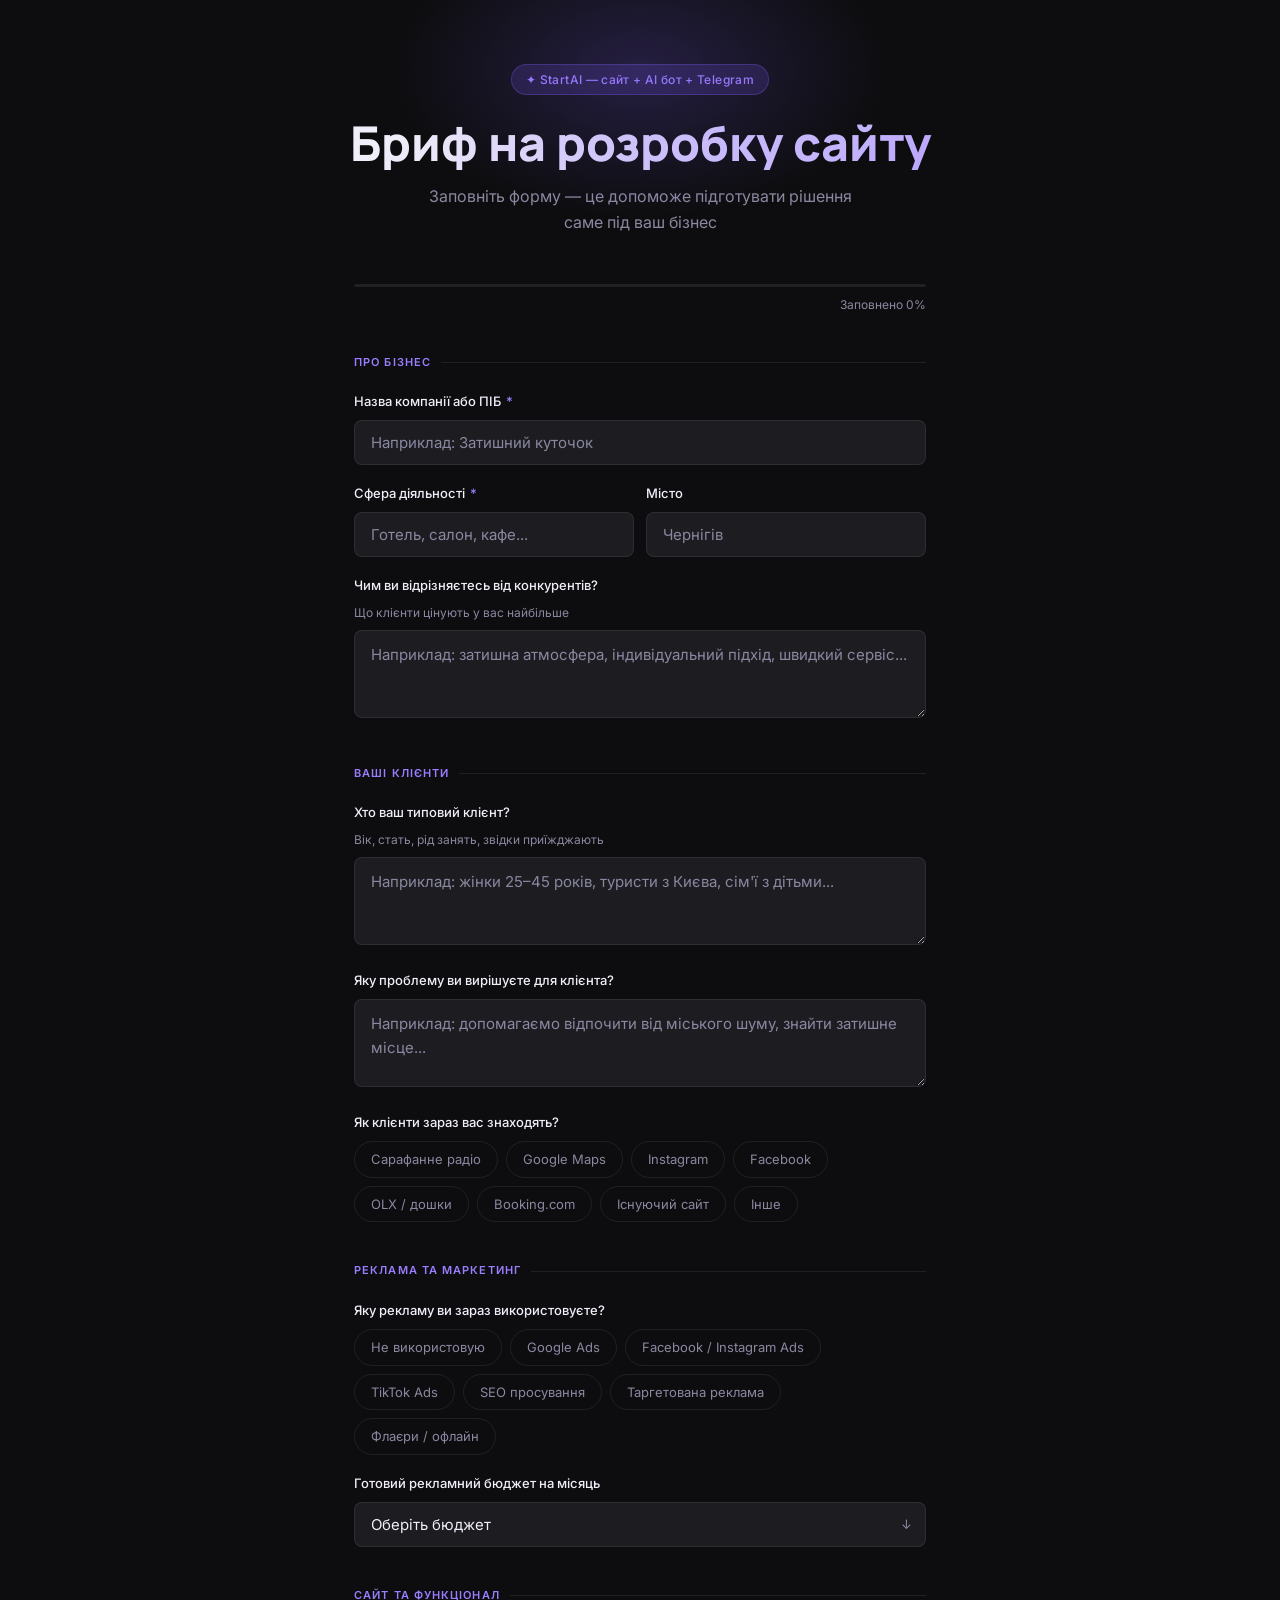
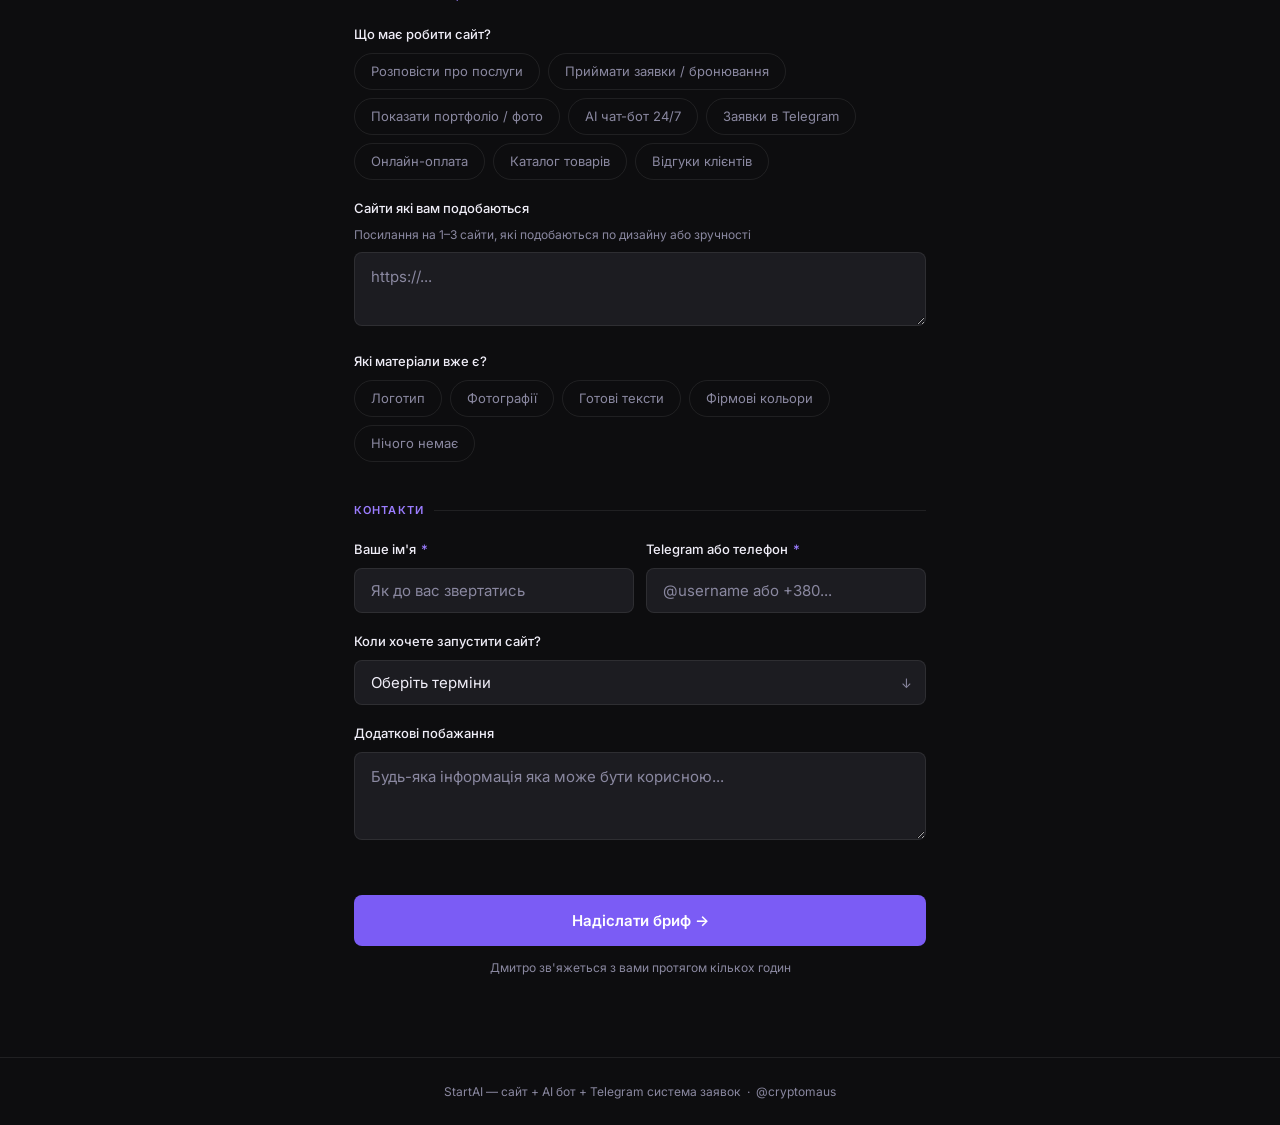
<file: brief2.html>
<!DOCTYPE html>
<html lang="uk">
<head>
<meta charset="UTF-8">
<meta name="viewport" content="width=device-width, initial-scale=1.0">
<title>Бриф на розробку сайту — StartAI</title>
<meta name="description" content="Заповніть бриф StartAI на розробку сайту: розкажіть про бізнес, цілі, потрібні функції та отримайте персональну пропозицію." />
<link rel="preconnect" href="https://fonts.googleapis.com">
<link rel="preconnect" href="https://fonts.gstatic.com" crossorigin>
<link href="https://fonts.googleapis.com/css2?family=Inter:wght@400;500;600&family=Manrope:wght@700;800&display=swap" rel="stylesheet">
<style>
  *, *::before, *::after { box-sizing: border-box; margin: 0; padding: 0; }

  :root {
    --bg: #0D0D0F;
    --bg2: #141417;
    --bg3: #1C1C21;
    --border: rgba(255,255,255,0.08);
    --border2: rgba(255,255,255,0.14);
    --text: #F0EEF8;
    --muted: #8A88A0;
    --accent: #7B5CF5;
    --accent2: #9B7DFF;
    --accent-glow: rgba(123,92,245,0.18);
    --success: #22C55E;
    --radius: 14px;
    --radius-sm: 8px;
  }

  html { scroll-behavior: smooth; }

  body {
    background: var(--bg);
    color: var(--text);
    font-family: 'Inter', sans-serif;
    font-size: 15px;
    line-height: 1.6;
    min-height: 100vh;
  }

  /* Hero */
  .hero {
    text-align: center;
    padding: 64px 24px 48px;
    position: relative;
    overflow: hidden;
  }

  .hero::before {
    content: '';
    position: absolute;
    top: -80px; left: 50%;
    transform: translateX(-50%);
    width: 500px; height: 300px;
    background: radial-gradient(ellipse, rgba(123,92,245,0.22) 0%, transparent 70%);
    pointer-events: none;
  }

  .badge {
    display: inline-flex;
    align-items: center;
    gap: 6px;
    background: var(--accent-glow);
    border: 1px solid rgba(123,92,245,0.3);
    color: var(--accent2);
    font-size: 12px;
    font-weight: 500;
    padding: 5px 14px;
    border-radius: 20px;
    margin-bottom: 20px;
    letter-spacing: 0.03em;
  }

  .hero h1 {
    font-family: 'Manrope', sans-serif;
    font-size: clamp(28px, 6vw, 48px);
    font-weight: 800;
    line-height: 1.15;
    margin-bottom: 14px;
    background: linear-gradient(135deg, #F0EEF8 30%, var(--accent2) 100%);
    -webkit-background-clip: text;
    -webkit-text-fill-color: transparent;
    background-clip: text;
  }

  .hero p {
    font-size: 16px;
    color: var(--muted);
    max-width: 460px;
    margin: 0 auto;
  }

  /* Progress */
  .progress-wrap {
    max-width: 620px;
    margin: 0 auto 40px;
    padding: 0 24px;
  }

  .progress-bar {
    height: 3px;
    background: var(--border);
    border-radius: 2px;
    overflow: hidden;
    margin-bottom: 8px;
  }

  .progress-fill {
    height: 100%;
    background: linear-gradient(90deg, var(--accent), var(--accent2));
    border-radius: 2px;
    width: 0%;
    transition: width 0.4s ease;
  }

  .progress-label {
    font-size: 12px;
    color: var(--muted);
    text-align: right;
  }

  /* Form */
  .form-wrap {
    max-width: 620px;
    margin: 0 auto;
    padding: 0 24px 80px;
  }

  .section {
    margin-bottom: 40px;
  }

  .section-title {
    font-size: 11px;
    font-weight: 600;
    letter-spacing: 0.1em;
    text-transform: uppercase;
    color: var(--accent2);
    margin-bottom: 20px;
    display: flex;
    align-items: center;
    gap: 10px;
  }

  .section-title::after {
    content: '';
    flex: 1;
    height: 1px;
    background: var(--border);
  }

  .field { margin-bottom: 18px; }

  .field label {
    display: block;
    font-size: 13px;
    font-weight: 500;
    color: var(--text);
    margin-bottom: 8px;
  }

  .field .hint {
    font-size: 12px;
    color: var(--muted);
    margin-bottom: 8px;
    line-height: 1.5;
  }

  .req { color: var(--accent2); margin-left: 2px; }

  input[type="text"],
  input[type="tel"],
  input[type="email"],
  textarea,
  select {
    width: 100%;
    background: var(--bg3);
    border: 1px solid var(--border);
    border-radius: var(--radius-sm);
    color: var(--text);
    font-family: 'Inter', sans-serif;
    font-size: 15px;
    padding: 12px 16px;
    outline: none;
    transition: border-color 0.2s;
    appearance: none;
  }

  input::placeholder, textarea::placeholder { color: var(--muted); }

  input:focus, textarea:focus, select:focus {
    border-color: var(--accent);
    background: var(--bg2);
  }

  textarea { resize: vertical; min-height: 88px; line-height: 1.6; }

  .row-2 {
    display: grid;
    grid-template-columns: 1fr 1fr;
    gap: 12px;
  }

  /* Chips */
  .chips {
    display: flex;
    flex-wrap: wrap;
    gap: 8px;
  }

  .chip {
    padding: 7px 16px;
    border: 1px solid var(--border);
    border-radius: 20px;
    font-size: 13px;
    color: var(--muted);
    cursor: pointer;
    background: transparent;
    transition: all 0.15s;
    user-select: none;
  }

  .chip:hover { border-color: var(--border2); color: var(--text); }

  .chip.active {
    background: var(--accent-glow);
    border-color: rgba(123,92,245,0.5);
    color: var(--accent2);
    font-weight: 500;
  }

  /* Select arrow */
  .select-wrap { position: relative; }
  .select-wrap::after {
    content: '↓';
    position: absolute;
    right: 14px; top: 50%;
    transform: translateY(-50%);
    color: var(--muted);
    pointer-events: none;
    font-size: 13px;
  }

  select option { background: #1C1C21; }

  /* Card */
  .card {
    background: var(--bg3);
    border: 1px solid var(--border);
    border-radius: var(--radius);
    padding: 20px;
    margin-bottom: 18px;
  }

  /* Submit */
  .submit-section { text-align: center; padding-top: 8px; }

  .submit-btn {
    display: inline-flex;
    align-items: center;
    gap: 10px;
    background: var(--accent);
    color: #fff;
    border: none;
    border-radius: var(--radius-sm);
    font-family: 'Inter', sans-serif;
    font-size: 15px;
    font-weight: 600;
    padding: 16px 40px;
    cursor: pointer;
    transition: background 0.2s, transform 0.1s;
    width: 100%;
    justify-content: center;
  }

  .submit-btn:hover { background: var(--accent2); }
  .submit-btn:active { transform: scale(0.98); }

  .submit-note {
    margin-top: 12px;
    font-size: 12px;
    color: var(--muted);
  }

  /* Success */
  .success-screen {
    display: none;
    text-align: center;
    padding: 80px 24px;
    max-width: 480px;
    margin: 0 auto;
  }

  .success-icon {
    width: 64px; height: 64px;
    background: rgba(34,197,94,0.15);
    border: 1px solid rgba(34,197,94,0.3);
    border-radius: 50%;
    display: flex;
    align-items: center;
    justify-content: center;
    margin: 0 auto 24px;
    font-size: 28px;
  }

  .success-screen h2 {
    font-family: 'Manrope', sans-serif;
    font-size: 24px;
    font-weight: 800;
    margin-bottom: 12px;
  }

  .success-screen p {
    color: var(--muted);
    font-size: 15px;
    line-height: 1.7;
  }

  .tg-btn {
    display: inline-flex;
    align-items: center;
    gap: 8px;
    margin-top: 28px;
    background: #2AABEE;
    color: #fff;
    text-decoration: none;
    padding: 14px 32px;
    border-radius: var(--radius-sm);
    font-size: 15px;
    font-weight: 600;
    transition: opacity 0.2s;
  }

  .tg-btn:hover { opacity: 0.88; }

  /* Footer */
  .footer {
    text-align: center;
    padding: 24px;
    font-size: 12px;
    color: var(--muted);
    border-top: 1px solid var(--border);
  }

  @media (max-width: 520px) {
    .row-2 { grid-template-columns: 1fr; }
    .hero { padding: 48px 20px 36px; }
  }

  @media (prefers-reduced-motion: reduce) {
    * { transition: none !important; animation: none !important; }
  }
</style>
</head>
<body>

<div id="main">
  <div class="hero">
    <div class="badge">✦ StartAI — сайт + AI бот + Telegram</div>
    <h1>Бриф на розробку сайту</h1>
    <p>Заповніть форму — це допоможе підготувати рішення саме під ваш бізнес</p>
  </div>

  <div class="progress-wrap">
    <div class="progress-bar"><div class="progress-fill" id="progressFill"></div></div>
    <div class="progress-label" id="progressLabel">Заповнено 0%</div>
  </div>

  <div class="form-wrap">

    <div class="section">
      <div class="section-title">Про бізнес</div>
      <div class="field">
        <label>Назва компанії або ПІБ <span class="req">*</span></label>
        <input type="text" id="f_name" placeholder="Наприклад: Затишний куточок" oninput="updateProgress()" />
      </div>
      <div class="row-2">
        <div class="field">
          <label>Сфера діяльності <span class="req">*</span></label>
          <input type="text" id="f_sphere" placeholder="Готель, салон, кафе..." oninput="updateProgress()" />
        </div>
        <div class="field">
          <label>Місто</label>
          <input type="text" id="f_city" placeholder="Чернігів" oninput="updateProgress()" />
        </div>
      </div>
      <div class="field">
        <label>Чим ви відрізняєтесь від конкурентів?</label>
        <div class="hint">Що клієнти цінують у вас найбільше</div>
        <textarea id="f_diff" placeholder="Наприклад: затишна атмосфера, індивідуальний підхід, швидкий сервіс..." oninput="updateProgress()"></textarea>
      </div>
    </div>

    <div class="section">
      <div class="section-title">Ваші клієнти</div>
      <div class="field">
        <label>Хто ваш типовий клієнт?</label>
        <div class="hint">Вік, стать, рід занять, звідки приїжджають</div>
        <textarea id="f_clients" placeholder="Наприклад: жінки 25–45 років, туристи з Києва, сім'ї з дітьми..." oninput="updateProgress()"></textarea>
      </div>
      <div class="field">
        <label>Яку проблему ви вирішуєте для клієнта?</label>
        <textarea id="f_problem" placeholder="Наприклад: допомагаємо відпочити від міського шуму, знайти затишне місце..." oninput="updateProgress()"></textarea>
      </div>
      <div class="field">
        <label>Як клієнти зараз вас знаходять?</label>
        <div class="chips" id="findChips">
          <div class="chip" onclick="toggleChip(this)">Сарафанне радіо</div>
          <div class="chip" onclick="toggleChip(this)">Google Maps</div>
          <div class="chip" onclick="toggleChip(this)">Instagram</div>
          <div class="chip" onclick="toggleChip(this)">Facebook</div>
          <div class="chip" onclick="toggleChip(this)">OLX / дошки</div>
          <div class="chip" onclick="toggleChip(this)">Booking.com</div>
          <div class="chip" onclick="toggleChip(this)">Існуючий сайт</div>
          <div class="chip" onclick="toggleChip(this)">Інше</div>
        </div>
      </div>
    </div>

    <div class="section">
      <div class="section-title">Реклама та маркетинг</div>
      <div class="field">
        <label>Яку рекламу ви зараз використовуєте?</label>
        <div class="chips" id="adsChips">
          <div class="chip" onclick="toggleChip(this)">Не використовую</div>
          <div class="chip" onclick="toggleChip(this)">Google Ads</div>
          <div class="chip" onclick="toggleChip(this)">Facebook / Instagram Ads</div>
          <div class="chip" onclick="toggleChip(this)">TikTok Ads</div>
          <div class="chip" onclick="toggleChip(this)">SEO просування</div>
          <div class="chip" onclick="toggleChip(this)">Таргетована реклама</div>
          <div class="chip" onclick="toggleChip(this)">Флаєри / офлайн</div>
        </div>
      </div>
      <div class="field">
        <label>Готовий рекламний бюджет на місяць</label>
        <div class="select-wrap">
          <select id="f_budget" onchange="updateProgress()">
            <option value="">Оберіть бюджет</option>
            <option>До 10 000 грн</option>
            <option>10 000 — 20 000 грн</option>
            <option>20 000 — 50 000 грн</option>
            <option>50 000 — 100 000 грн</option>
            <option>Понад 100 000 грн</option>
            <option>Ще не визначився</option>
          </select>
        </div>
      </div>
    </div>

    <div class="section">
      <div class="section-title">Сайт та функціонал</div>
      <div class="field">
        <label>Що має робити сайт?</label>
        <div class="chips" id="siteChips">
          <div class="chip" onclick="toggleChip(this)">Розповісти про послуги</div>
          <div class="chip" onclick="toggleChip(this)">Приймати заявки / бронювання</div>
          <div class="chip" onclick="toggleChip(this)">Показати портфоліо / фото</div>
          <div class="chip" onclick="toggleChip(this)">AI чат-бот 24/7</div>
          <div class="chip" onclick="toggleChip(this)">Заявки в Telegram</div>
          <div class="chip" onclick="toggleChip(this)">Онлайн-оплата</div>
          <div class="chip" onclick="toggleChip(this)">Каталог товарів</div>
          <div class="chip" onclick="toggleChip(this)">Відгуки клієнтів</div>
        </div>
      </div>
      <div class="field">
        <label>Сайти які вам подобаються</label>
        <div class="hint">Посилання на 1–3 сайти, які подобаються по дизайну або зручності</div>
        <textarea id="f_refs" placeholder="https://..." style="min-height:70px" oninput="updateProgress()"></textarea>
      </div>
      <div class="field">
        <label>Які матеріали вже є?</label>
        <div class="chips" id="materialsChips">
          <div class="chip" onclick="toggleChip(this)">Логотип</div>
          <div class="chip" onclick="toggleChip(this)">Фотографії</div>
          <div class="chip" onclick="toggleChip(this)">Готові тексти</div>
          <div class="chip" onclick="toggleChip(this)">Фірмові кольори</div>
          <div class="chip" onclick="toggleChip(this)">Нічого немає</div>
        </div>
      </div>
    </div>

    <div class="section">
      <div class="section-title">Контакти</div>
      <div class="row-2">
        <div class="field">
          <label>Ваше ім'я <span class="req">*</span></label>
          <input type="text" id="f_contact_name" placeholder="Як до вас звертатись" oninput="updateProgress()" />
        </div>
        <div class="field">
          <label>Telegram або телефон <span class="req">*</span></label>
          <input type="text" id="f_contact" placeholder="@username або +380..." oninput="updateProgress()" />
        </div>
      </div>
      <div class="field">
        <label>Коли хочете запустити сайт?</label>
        <div class="select-wrap">
          <select id="f_deadline">
            <option value="">Оберіть терміни</option>
            <option>Якнайшвидше</option>
            <option>Протягом тижня</option>
            <option>Протягом місяця</option>
            <option>Не поспішаю</option>
          </select>
        </div>
      </div>
      <div class="field">
        <label>Додаткові побажання</label>
        <textarea id="f_extra" placeholder="Будь-яка інформація яка може бути корисною..." oninput="updateProgress()"></textarea>
      </div>
    </div>

    <div class="submit-section">
      <button class="submit-btn" onclick="submitForm()">
        Надіслати бриф →
      </button>
      <div class="submit-note">Дмитро зв'яжеться з вами протягом кількох годин</div>
    </div>

  </div>
</div>

<div class="success-screen" id="successScreen">
  <div class="success-icon">✓</div>
  <h2>Бриф отримано!</h2>
  <p>Дякую! Я вже бачу ваші відповіді і зв'яжусь з вами найближчим часом щоб обговорити деталі.</p>
  <a href="https://t.me/cryptomaus" class="tg-btn">Написати в Telegram</a>
</div>

<div class="footer">
  StartAI — сайт + AI бот + Telegram система заявок &nbsp;·&nbsp; @cryptomaus
</div>

<script>
function toggleChip(el) {
  el.classList.toggle('active');
  updateProgress();
}

function updateProgress() {
  const required = ['f_name','f_sphere','f_contact_name','f_contact'];
  const optional = ['f_city','f_diff','f_clients','f_problem','f_refs','f_extra'];
  const selects = ['f_budget','f_deadline'];

  let filled = 0;
  const total = required.length + optional.length + selects.length;

  required.forEach(id => {
    if (document.getElementById(id)?.value.trim()) filled++;
  });
  optional.forEach(id => {
    if (document.getElementById(id)?.value.trim()) filled++;
  });
  selects.forEach(id => {
    if (document.getElementById(id)?.value) filled++;
  });

  const chips = document.querySelectorAll('.chip.active').length;
  const chipBonus = Math.min(chips, 4);
  const pct = Math.round(((filled + chipBonus * 0.5) / (total + 2)) * 100);
  const clamped = Math.min(pct, 100);

  document.getElementById('progressFill').style.width = clamped + '%';
  document.getElementById('progressLabel').textContent = 'Заповнено ' + clamped + '%';
}

async function submitForm() {
  const name = document.getElementById('f_name').value.trim();
  const sphere = document.getElementById('f_sphere').value.trim();
  const contactName = document.getElementById('f_contact_name').value.trim();
  const contact = document.getElementById('f_contact').value.trim();

  if (!name || !sphere || !contactName || !contact) {
    alert('Будь ласка, заповніть обов\'язкові поля: назва, сфера, ваше ім\'я та контакт.');
    return;
  }

  const btn = document.querySelector('.submit-btn');
  btn.textContent = 'Надсилаємо...';
  btn.disabled = true;

  const getChips = id => Array.from(document.querySelectorAll('#' + id + ' .chip.active')).map(c => c.textContent).join(', ') || 'не вказано';

  const lines = [
    '📋 Новий бриф із сайту',
    '',
    '🏢 Бізнес',
    'Назва: ' + name,
    'Сфера: ' + sphere,
    'Місто: ' + (document.getElementById('f_city').value.trim() || '—'),
    'Відмінність: ' + (document.getElementById('f_diff').value.trim() || '—'),
    '',
    '👥 Клієнти',
    'Хто клієнт: ' + (document.getElementById('f_clients').value.trim() || '—'),
    'Проблема: ' + (document.getElementById('f_problem').value.trim() || '—'),
    'Як знаходять: ' + getChips('findChips'),
    '',
    '📣 Реклама',
    'Використовує: ' + getChips('adsChips'),
    'Бюджет/міс: ' + (document.getElementById('f_budget').value || '—'),
    '',
    '💻 Сайт',
    'Функціонал: ' + getChips('siteChips'),
    'Матеріали: ' + getChips('materialsChips'),
    'Референси: ' + (document.getElementById('f_refs').value.trim() || '—'),
    '',
    '📞 Контакт',
    "Ім'я: " + contactName,
    "Зв'язок: " + contact,
    'Терміни: ' + (document.getElementById('f_deadline').value || '—'),
    'Побажання: ' + (document.getElementById('f_extra').value.trim() || '—'),
  ];

  try {
    await fetch('https://api.telegram.org/bot8653243055:AAFFb5sDuhZGP2tkXnzxkKlkx0obbRTKkKI/sendMessage', {
      method: 'POST',
      headers: {'Content-Type': 'application/json'},
      body: JSON.stringify({chat_id: '503549265', text: lines.join('\n')})
    });
  } catch(e) { console.error(e); }

  document.getElementById('main').style.display = 'none';
  document.getElementById('successScreen').style.display = 'block';
  window.scrollTo({top: 0, behavior: 'smooth'});
}
</script>
</body>
</html>
</file>
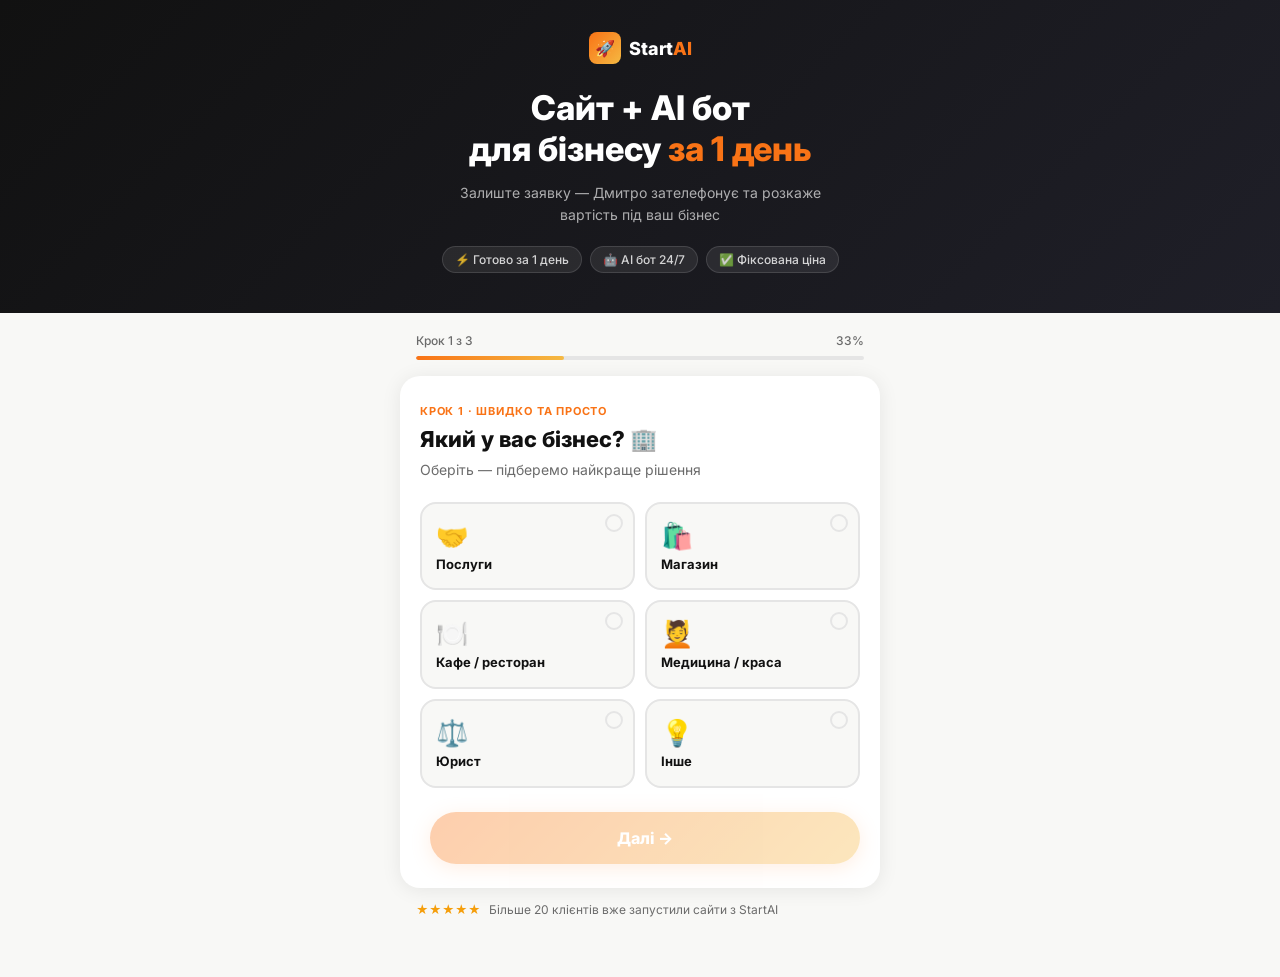
<file: client-brief.html>
<!DOCTYPE html>
<html lang="uk">
<head>
  <meta charset="UTF-8" />
  <meta name="viewport" content="width=device-width, initial-scale=1.0" />
  <title>Дізнатись вартість сайту — StartAI</title>
  <meta name="description" content="Короткий бриф StartAI для розрахунку вартості сайту й AI чат-бота: вкажіть тип бізнесу, бюджет і зручний спосіб зв’язку." />
  <link rel="preconnect" href="https://fonts.googleapis.com" />
  <link rel="preconnect" href="https://fonts.gstatic.com" crossorigin />
  <link href="https://fonts.googleapis.com/css2?family=Inter:wght@400;500;600;700;800&display=swap" rel="stylesheet" />
  <script>
  !function (w, d, t) {
    w.TiktokAnalyticsObject=t;var ttq=w[t]=w[t]||[];ttq.methods=["page","track","identify","instances","debug","on","off","once","ready","alias","group","enableCookie","disableCookie","holdConsent","revokeConsent","grantConsent"],ttq.setAndDefer=function(t,e){t[e]=function(){t.push([e].concat(Array.prototype.slice.call(arguments,0)))}};for(var i=0;i<ttq.methods.length;i++)ttq.setAndDefer(ttq,ttq.methods[i]);ttq.instance=function(t){for(var e=ttq._i[t]||[],n=0;n<ttq.methods.length;n++)ttq.setAndDefer(e,ttq.methods[n]);return e},ttq.load=function(e,n){var r="https://analytics.tiktok.com/i18n/pixel/events.js",o=n&&n.partner;ttq._i=ttq._i||{},ttq._i[e]=[],ttq._i[e]._u=r,ttq._t=ttq._t||{},ttq._t[e]=+new Date,ttq._o=ttq._o||{},ttq._o[e]=n||{};n=document.createElement("script");n.type="text/javascript",n.async=!0,n.src=r+"?sdkid="+e+"&lib="+t;e=document.getElementsByTagName("script")[0];e.parentNode.insertBefore(n,e)};
    ttq.load('D7B05V3C77UEG1PVCFCG');
    ttq.page();
  }(window, document, 'ttq');
  </script>
  <style>
    *,*::before,*::after{box-sizing:border-box;margin:0;padding:0}
    :root{--bg:#f8f8f6;--white:#fff;--orange:#f97316;--gold:#f5b942;--ink:#111;--muted:#6b6b6b;--border:#e5e5e5;--red:#dc2626;--r:16px}
    body{font-family:'Inter',sans-serif;background:var(--bg);color:var(--ink);min-height:100vh;padding-bottom:60px}
    .hero{background:linear-gradient(135deg,#111 0%,#1f1f28 100%);padding:32px 20px 40px;text-align:center;color:white}
    .hero-logo{display:flex;align-items:center;justify-content:center;gap:8px;margin-bottom:24px}
    .hero-logo-icon{width:32px;height:32px;border-radius:8px;background:linear-gradient(135deg,var(--orange),var(--gold));display:flex;align-items:center;justify-content:center;font-size:16px}
    .hero-logo-text{font-size:18px;font-weight:800;color:white}
    .hero-logo-text span{color:var(--orange)}
    .hero h1{font-size:clamp(22px,6vw,34px);font-weight:800;line-height:1.2;margin-bottom:12px}
    .hero h1 span{color:var(--orange)}
    .hero p{font-size:14px;color:rgba(255,255,255,.65);line-height:1.6;max-width:380px;margin:0 auto 20px}
    .badges{display:flex;gap:8px;justify-content:center;flex-wrap:wrap}
    .badge{display:flex;align-items:center;gap:5px;background:rgba(255,255,255,.08);border:1px solid rgba(255,255,255,.12);border-radius:100px;padding:5px 12px;font-size:12px;color:rgba(255,255,255,.8);font-weight:500}
    .progress-wrap{max-width:480px;margin:0 auto;padding:20px 16px 0}
    .quote-box{background:white;border-radius:16px;padding:20px;margin:0 0 16px;box-shadow:0 2px 20px rgba(0,0,0,.08);font-size:14px;line-height:1.55}
    .quote-box p{margin-top:6px}
    .quote-box li{margin:3px 0}
    .progress-top{display:flex;justify-content:space-between;font-size:12px;color:var(--muted);margin-bottom:8px;font-weight:500}
    .progress-track{height:4px;background:var(--border);border-radius:100px;overflow:hidden}
    .progress-fill{height:100%;background:linear-gradient(90deg,var(--orange),var(--gold));border-radius:100px;transition:width .4s cubic-bezier(.4,0,.2,1)}
    .card{max-width:480px;margin:16px 16px 0;background:var(--white);border-radius:20px;box-shadow:0 2px 20px rgba(0,0,0,.08);overflow:hidden}
    @media(min-width:520px){.card{margin-left:auto;margin-right:auto}}
    .step{display:none;padding:28px 20px 24px}
    .step.active{display:block;animation:up .3s ease}
    @keyframes up{from{opacity:0;transform:translateY(12px)}to{opacity:1;transform:none}}
    .step-num{font-size:11px;font-weight:700;color:var(--orange);text-transform:uppercase;letter-spacing:.8px;margin-bottom:8px}
    .step-title{font-size:22px;font-weight:800;line-height:1.2;margin-bottom:6px}
    .step-sub{font-size:14px;color:var(--muted);line-height:1.5;margin-bottom:22px}
    .opts{display:flex;flex-direction:column;gap:10px}
    .opts-grid{display:grid;grid-template-columns:1fr 1fr;gap:10px}
    .opt{display:flex;align-items:center;gap:12px;background:var(--bg);border:2px solid var(--border);border-radius:var(--r);padding:14px 16px;cursor:pointer;transition:all .15s;user-select:none}
    .opt:active{transform:scale(.98)}
    .opt.selected{border-color:var(--orange);background:#fff7ed}
    .opt-icon{font-size:22px;flex-shrink:0}
    .opt-body{flex:1}
    .opt-label{font-size:14px;font-weight:700;line-height:1.2}
    .opt-desc{font-size:12px;color:var(--muted);margin-top:2px}
    .opt-check{width:20px;height:20px;border-radius:50%;border:2px solid var(--border);flex-shrink:0;transition:all .15s}
    .opt.selected .opt-check{border-color:var(--orange);background:var(--orange);display:flex;align-items:center;justify-content:center}
    .opt.selected .opt-check::after{content:'';width:6px;height:4px;border-left:2px solid white;border-bottom:2px solid white;transform:rotate(-45deg) translate(1px,-1px)}
    .opts-grid .opt{flex-direction:column;align-items:flex-start;padding:16px 14px;gap:6px;position:relative}
    .opts-grid .opt-check{position:absolute;top:10px;right:10px;width:18px;height:18px}
    .opts-grid .opt-icon{font-size:26px}
    .opts-grid .opt-label{font-size:13px}
    .fields{display:flex;flex-direction:column;gap:14px}
    .field label{display:block;font-size:11px;font-weight:700;color:var(--muted);margin-bottom:6px;text-transform:uppercase;letter-spacing:.6px}
    .field input{width:100%;background:var(--bg);border:2px solid var(--border);border-radius:12px;padding:14px 16px;color:var(--ink);font-size:16px;font-family:inherit;outline:none;transition:border-color .15s;-webkit-appearance:none}
    .field input:focus{border-color:var(--orange);background:white}
    .field input::placeholder{color:#bbb}
    .field-err{font-size:12px;color:var(--red);margin-top:4px;display:none}
    .nav{display:flex;gap:10px;margin-top:24px}
    .btn-back{background:none;border:2px solid var(--border);color:var(--muted);border-radius:100px;padding:14px 20px;font-size:14px;font-weight:600;cursor:pointer;font-family:inherit;transition:all .15s;flex-shrink:0}
    .btn-back:hover{border-color:var(--ink);color:var(--ink)}
    .btn-next{flex:1;background:linear-gradient(135deg,var(--orange),var(--gold));color:white;border:none;border-radius:100px;padding:16px;font-size:16px;font-weight:800;cursor:pointer;font-family:inherit;transition:transform .15s,box-shadow .15s;box-shadow:0 4px 20px rgba(249,115,22,.35)}
    .btn-next:hover:not(:disabled){transform:translateY(-1px);box-shadow:0 8px 28px rgba(249,115,22,.45)}
    .btn-next:disabled{opacity:.35;cursor:not-allowed;transform:none}
    #result{display:none;padding:36px 20px;text-align:center}
    #result.active{display:block;animation:up .4s ease}
    .result-icon{width:72px;height:72px;border-radius:50%;margin:0 auto 20px;background:linear-gradient(135deg,var(--orange),var(--gold));display:flex;align-items:center;justify-content:center;font-size:32px}
    .result-title{font-size:24px;font-weight:800;margin-bottom:10px}
    .result-sub{color:var(--muted);font-size:15px;line-height:1.6;margin-bottom:24px}
    .result-steps{background:var(--bg);border-radius:var(--r);padding:16px;text-align:left;margin-bottom:24px}
    .result-step{display:flex;gap:12px;align-items:flex-start;padding:10px 0}
    .result-step:not(:last-child){border-bottom:1px solid var(--border)}
    .rs-num{width:28px;height:28px;border-radius:50%;flex-shrink:0;background:linear-gradient(135deg,var(--orange),var(--gold));display:flex;align-items:center;justify-content:center;font-size:12px;font-weight:800;color:white}
    .rs-text{font-size:13px;padding-top:4px;line-height:1.5}
    .rs-text strong{display:block;margin-bottom:2px}
    .rs-text span{color:var(--muted)}
    .btn-tg{display:flex;align-items:center;justify-content:center;gap:8px;width:100%;background:linear-gradient(135deg,var(--orange),var(--gold));color:white;font-weight:800;font-size:16px;padding:17px;border-radius:100px;text-decoration:none;box-shadow:0 4px 20px rgba(249,115,22,.35)}
    .social-proof{max-width:480px;margin:14px auto 0;padding:0 16px;display:flex;gap:8px;align-items:center;font-size:12px;color:var(--muted)}
    .stars{color:#f59e0b}
  </style>
<!-- Google tag (gtag.js) -->
<script async src="https://www.googletagmanager.com/gtag/js?id=AW-16469715935"></script>
<script>
  window.dataLayer = window.dataLayer || [];
  function gtag(){dataLayer.push(arguments);}
  gtag('js', new Date());
  gtag('config', 'AW-16469715935');
</script>
</head>
<body>

<div class="hero">
  <div class="hero-logo">
    <div class="hero-logo-icon">🚀</div>
    <div class="hero-logo-text">Start<span>AI</span></div>
  </div>
  <h1>Сайт + AI бот<br>для бізнесу <span>за 1 день</span></h1>
  <p>Залиште заявку — Дмитро зателефонує та розкаже вартість під ваш бізнес</p>
  <div class="badges">
    <div class="badge">⚡ Готово за 1 день</div>
    <div class="badge">🤖 AI бот 24/7</div>
    <div class="badge">✅ Фіксована ціна</div>
  </div>
</div>

<script src="assets/prices.js"></script>
<script src="assets/lead.js"></script>
<div class="progress-wrap"><div id="quoteBox" class="quote-box" hidden aria-live="polite"></div>
  <div class="progress-top">
    <span id="progLabel">Крок 1 з 3</span>
    <span id="progPct">33%</span>
  </div>
  <div class="progress-track">
    <div class="progress-fill" id="progFill" style="width:33%"></div>
  </div>
</div>

<div class="card">

  <div class="step active" id="step1">
    <div class="step-num">Крок 1 · Швидко та просто</div>
    <h2 class="step-title">Який у вас бізнес? 🏢</h2>
    <p class="step-sub">Оберіть — підберемо найкраще рішення</p>
    <div class="opts-grid">
      <div class="opt" data-step="1" data-value="Послуги"><div class="opt-icon">🤝</div><div class="opt-label">Послуги</div><div class="opt-check"></div></div>
      <div class="opt" data-step="1" data-value="Магазин"><div class="opt-icon">🛍️</div><div class="opt-label">Магазин</div><div class="opt-check"></div></div>
      <div class="opt" data-step="1" data-value="Кафе / ресторан"><div class="opt-icon">🍽️</div><div class="opt-label">Кафе / ресторан</div><div class="opt-check"></div></div>
      <div class="opt" data-step="1" data-value="Медицина / краса"><div class="opt-icon">💆</div><div class="opt-label">Медицина / краса</div><div class="opt-check"></div></div>
      <div class="opt" data-step="1" data-value="Юрист / адвокат"><div class="opt-icon">⚖️</div><div class="opt-label">Юрист</div><div class="opt-check"></div></div>
      <div class="opt" data-step="1" data-value="Інше"><div class="opt-icon">💡</div><div class="opt-label">Інше</div><div class="opt-check"></div></div>
    </div>
    <div class="nav"><div></div><button class="btn-next" id="next1" disabled onclick="go(2)">Далі →</button></div>
  </div>

  <div class="step" id="step2">
    <div class="step-num">Крок 2 · Майже готово</div>
    <h2 class="step-title">Який бюджет? 💰</h2>
    <p class="step-sub">Підберемо оптимальне рішення</p>
    <div class="opts">
      <div class="opt" data-step="2" data-value="від 10 000 грн — Економ"><div class="opt-icon">💚</div><div class="opt-body"><div class="opt-label">від 10 000 грн — Економ</div><div class="opt-desc">Лендинг + AI бот 24/7 · 1 день</div></div><div class="opt-check"></div></div>
      <div class="opt" data-step="2" data-value="від 20 000 грн — Стандарт"><div class="opt-icon">💛</div><div class="opt-body"><div class="opt-label">від 20 000 грн — Стандарт</div><div class="opt-desc">Сайт + бот + Google Business + соцмережі</div></div><div class="opt-check"></div></div>
      <div class="opt" data-step="2" data-value="від 35 000 грн — Бізнес"><div class="opt-icon">🔥</div><div class="opt-body"><div class="opt-label">від 35 000 грн — Бізнес</div><div class="opt-desc">Повний запуск: сайт, бот, реклама, перші ліди</div></div><div class="opt-check"></div></div>
    </div>
    <div class="nav"><button class="btn-back" onclick="go(1)">← Назад</button><button class="btn-next" id="next2" disabled onclick="go(3)">Далі →</button></div>
  </div>

  <div class="step" id="step3">
    <div class="step-num" id="step3Label">Крок 3 · Останній</div>
    <h2 class="step-title">Як з вами зв'язатись? 📞</h2>
    <p class="step-sub">Дмитро зателефонує протягом кількох годин</p>
    <div class="fields">
      <div class="field"><label>Ваше ім'я *</label><input type="text" id="f-name" placeholder="Олена або Максим" autocomplete="given-name"/><div class="field-err" id="err-name">Введіть ваше ім'я</div></div>
      <div class="field"><label>Телефон *</label><input type="tel" id="f-phone" placeholder="+380 XX XXX XX XX" autocomplete="tel"/><div class="field-err" id="err-phone">Введіть номер телефону</div></div>
      <div class="field"><label>Назва бізнесу</label><input type="text" id="f-biz" placeholder="Наприклад: Студія краси Алла"/></div>
    </div>
    <div class="nav"><button class="btn-back" onclick="go(backFromContacts)">← Назад</button><button class="btn-next" id="next3" onclick="submitBrief()">Отримати пропозицію 🚀</button></div>
  </div>

  <div id="result">
    <div class="result-icon">🎉</div>
    <div class="result-title">Заявку отримано!</div>
    <div class="result-sub">Дмитро вже бачить вашу заявку і зателефонує найближчим часом</div>
    <div class="result-steps">
      <div class="result-step"><div class="rs-num">1</div><div class="rs-text"><strong>Дзвінок або повідомлення</strong><span>Уточнимо деталі та озвучимо ціну — зазвичай 2–3 години</span></div></div>
      <div class="result-step"><div class="rs-num">2</div><div class="rs-text"><strong>Договір та передоплата 50%</strong><span>Офіційно фіксуємо умови і строки</span></div></div>
      <div class="result-step"><div class="rs-num">3</div><div class="rs-text"><strong>Сайт + бот готові за 1 день</strong><span>Здаємо повністю готовим з інструкцією</span></div></div>
    </div>
    <a href="https://t.me/cryptomaus" class="btn-tg" target="_blank">✈️ Написати Дмитру напряму</a>
  </div>
</div>

<div class="social-proof">
  <span class="stars">★★★★★</span>
  <span>Більше 20 клієнтів вже запустили сайти з StartAI</span>
</div>

<script>
const answers = {};
const briefParams = new URLSearchParams(location.search);
const bizLabels = { services:'Послуги', shop:'Магазин', food:'Кафе/їжа', beauty:'Краса/медицина', law:'Юрист', build:'Будівництво/ремонт', other:'Інше' };
const bizOptionValues = { services:'Послуги', shop:'Магазин', food:'Кафе / ресторан', beauty:'Медицина / краса', law:'Юрист / адвокат', other:'Інше' };
const goalLabels = { leads:'Заявки', sell:'Продажі онлайн', bot:'Відповіді 24/7', maps:'Google Карти', ads:'Реклама' };
const urlBiz = briefParams.get('biz');
if (urlBiz) {
  const wanted = bizOptionValues[urlBiz] || bizOptionValues.other;
  const options = Array.from(document.querySelectorAll('.opt[data-step="1"]'));
  const selected = options.find(el => el.dataset.value === wanted) || options.find(el => el.dataset.value === bizOptionValues.other);
  if (selected) {
    selected.classList.add('selected');
    answers.step1 = selected.dataset.value;
    document.getElementById('next1').disabled = false;
  }
}
const calcParam=new URLSearchParams(location.search).get('calc');
const fmtPrice=n=>Math.round(n).toLocaleString('uk-UA').replace(/\u00a0/g,' ')+' грн';
function decodeQuote(value){if(!value)return null;const sel=new Map();value.split(',').forEach(t=>{const m=t.match(/^(b|bot|catalog|domain|google|ads|m|sup|p(\d+))$/);if(m)sel.set(m[1],m[2]?Number(m[2]):1)});if(!sel.has('b'))return null;const P=window.STARTAI_PRICES,keys={b:'base',bot:'bot',catalog:'catalog',domain:'domain',google:'google',ads:'ads',m:'adsMonthly',sup:'support'};let once=0,monthly=0;const items=[];sel.forEach((v,t)=>{const k=t[0]==='p'?'page':keys[t];if(!k)return;const n=k==='page'?Math.min(10,Math.max(1,v)):1,x=P[k],sum=x.price*n;if(x.kind==='monthly')monthly+=sum;else once+=sum;items.push({name:x.name+(k==='page'?' × '+n:''),subtotal:sum,kind:x.kind})});return{items,once,monthly,advance:once/2}}
const quote=decodeQuote(calcParam);
if(quote){const box=document.getElementById('quoteBox');box.hidden=false;box.innerHTML='<h2 style="font-size:20px;margin-bottom:12px">Ваш розрахунок</h2><ul style="padding-left:20px;margin-bottom:14px">'+quote.items.map(i=>'<li>'+i.name+' — '+fmtPrice(i.subtotal)+(i.kind==='monthly'?' / міс':'')+'</li>').join('')+'</ul><p><strong>Разово:</strong> '+fmtPrice(quote.once)+'</p>'+(quote.monthly?'<p><strong>Щомісяця:</strong> '+fmtPrice(quote.monthly)+'</p>':'')+'<p><strong>Передоплата 50%:</strong> '+fmtPrice(quote.advance)+', решта після здачі</p>';document.getElementById('progLabel').textContent='Крок 1 з 2';document.getElementById('progPct').textContent='50%';document.getElementById('progFill').style.width='50%';document.getElementById('step3Label').textContent='Крок 2 · Останній'}
const backFromContacts=quote?1:2;
document.querySelectorAll('.opt').forEach(el => {
  el.addEventListener('click', () => {
    const step = el.dataset.step;
    document.querySelectorAll('[data-step="'+step+'"]').forEach(o => o.classList.remove('selected'));
    el.classList.add('selected');
    answers['step'+step] = el.dataset.value;
    const btn = document.getElementById('next'+step);
    if(btn) btn.disabled = false;
  });
});

function go(n) {
  if(quote&&n===2)n=3;
  document.querySelectorAll('.step').forEach(s => s.classList.remove('active'));
  const t = document.getElementById('step'+n);
  if(t){t.classList.remove('active');void t.offsetWidth;t.classList.add('active');}
  const displayStep=quote?(n===1?1:2):n,total=quote?2:3;
  const pct = Math.round((displayStep/total)*100);
  document.getElementById('progFill').style.width = pct+'%';
  document.getElementById('progLabel').textContent = 'Крок '+displayStep+' з '+total;
  document.getElementById('progPct').textContent = pct+'%';
  window.scrollTo({top:0,behavior:'smooth'});
}

async function submitBrief() {
  const name = document.getElementById('f-name').value.trim();
  const phone = document.getElementById('f-phone').value.trim();
  document.getElementById('err-name').style.display = name?'none':'block';
  document.getElementById('err-phone').style.display = phone?'none':'block';
  document.getElementById('f-name').style.borderColor = name?'':'#dc2626';
  document.getElementById('f-phone').style.borderColor = phone?'':'#dc2626';
  if(!name||!phone) return;

  document.querySelectorAll('.step').forEach(s=>s.classList.remove('active'));
  document.getElementById('progFill').style.width='100%';
  document.getElementById('progLabel').textContent='Готово!';
  document.getElementById('progPct').textContent='100%';
  document.getElementById('result').style.display='block';
  document.getElementById('result').classList.add('active');
  window.scrollTo({top:0,behavior:'smooth'});

  const biz = document.getElementById('f-biz').value.trim();
  const contextLines = [];
  if (urlBiz) contextLines.push('🏷️ *Тип бізнесу:* ' + (bizLabels[urlBiz] || bizLabels.other));
  const selectedGoals = (briefParams.get('goals') || '').split(',').map(id => goalLabels[id]).filter(Boolean);
  if (selectedGoals.length) contextLines.push('🎯 *Цілі:* ' + selectedGoals.join(', '));
  const adBudget = Number(briefParams.get('adbudget'));
  if (Number.isFinite(adBudget) && adBudget > 0) contextLines.push('📣 *Рекламний бюджет:* ' + Math.round(adBudget).toLocaleString('uk-UA').replace(/\u00a0/g, ' ') + ' грн/міс');
  const contextText = contextLines.length ? '\n\n' + contextLines.join('\n') : '';
  const text='🔥 *Нова заявка — StartAI*\n\n🏢 *Бізнес:* '+(answers.step1||'—')+'\n💰 *Бюджет:* '+(quote?'Розрахунок з калькулятора':answers.step2||'—')+(biz?'\n📛 *Назва:* '+biz:'')+'\n\n👤 *Ім\'я:* '+name+'\n📞 *Телефон:* '+phone+contextText+(quote?'\n\n🧾 *Ваш розрахунок:*\n'+quote.items.map(i=>'• '+i.name+' — '+fmtPrice(i.subtotal)+(i.kind==='monthly'?' / міс':'')).join('\n')+'\nРазово: '+fmtPrice(quote.once)+(quote.monthly?'\nЩомісяця: '+fmtPrice(quote.monthly):'')+'\nПередоплата 50%: '+fmtPrice(quote.advance):'');
  try {
    await window.STARTAI_SEND_LEAD(text);
    if(typeof ttq!=='undefined') ttq.track('SubmitForm');
  } catch(e){console.error(e);}
}

['f-name','f-phone'].forEach(id=>{
  document.getElementById(id).addEventListener('input',function(){
    this.style.borderColor='';
    const err=document.getElementById('err-'+id.replace('f-',''));
    if(err) err.style.display='none';
  });
});
</script>
</body>
</html>
</file>
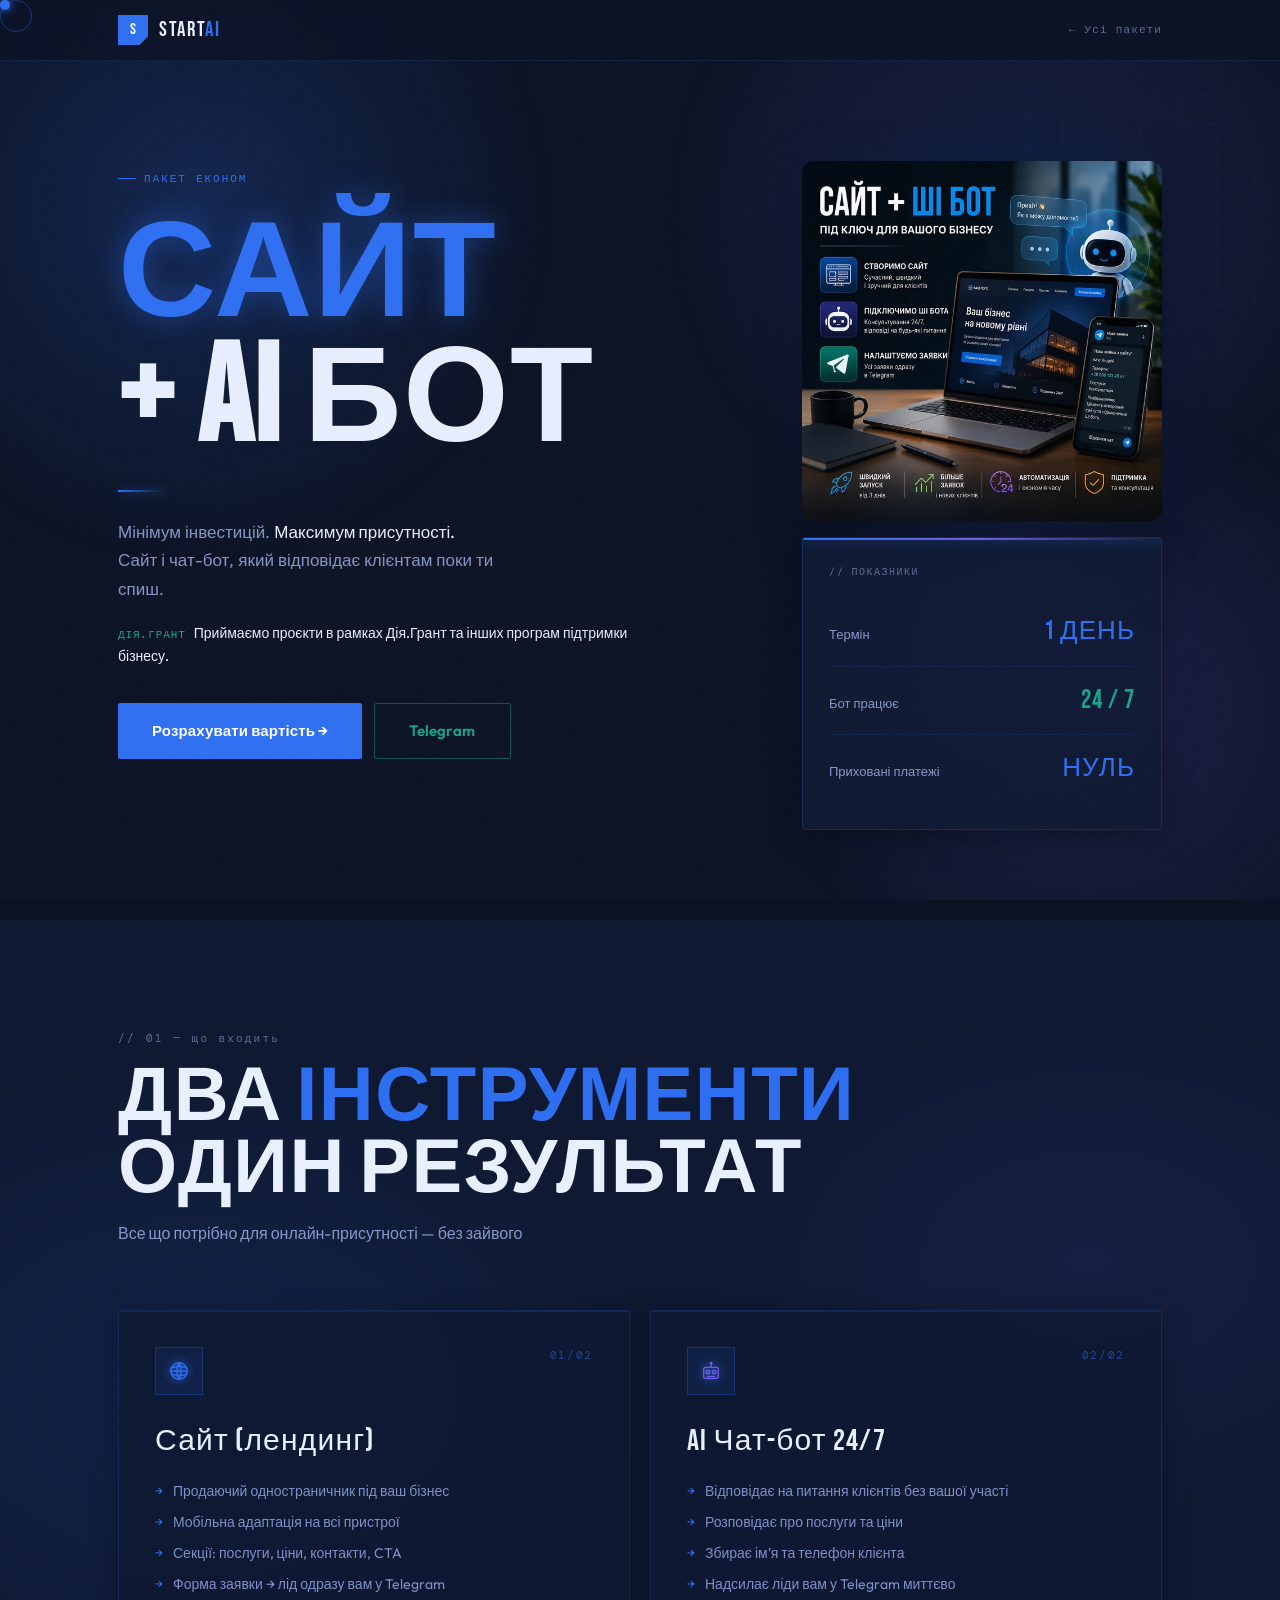
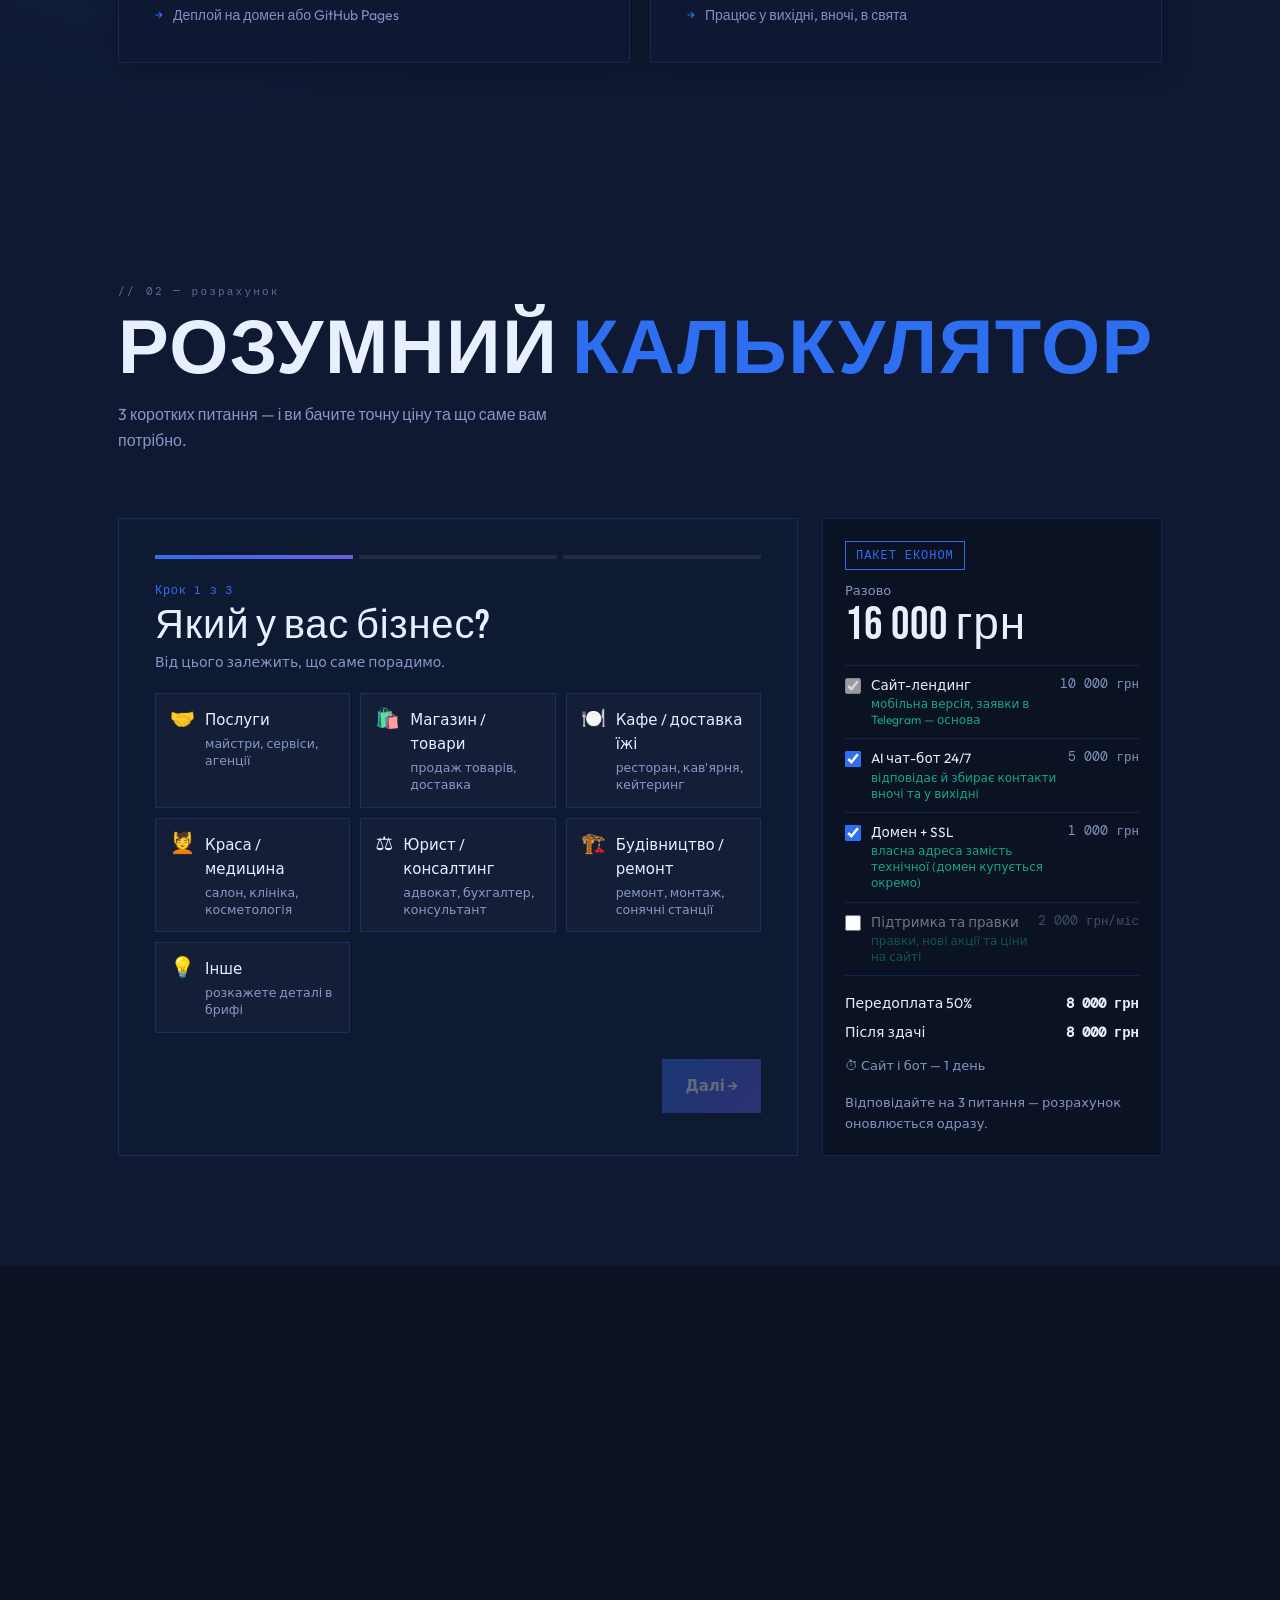
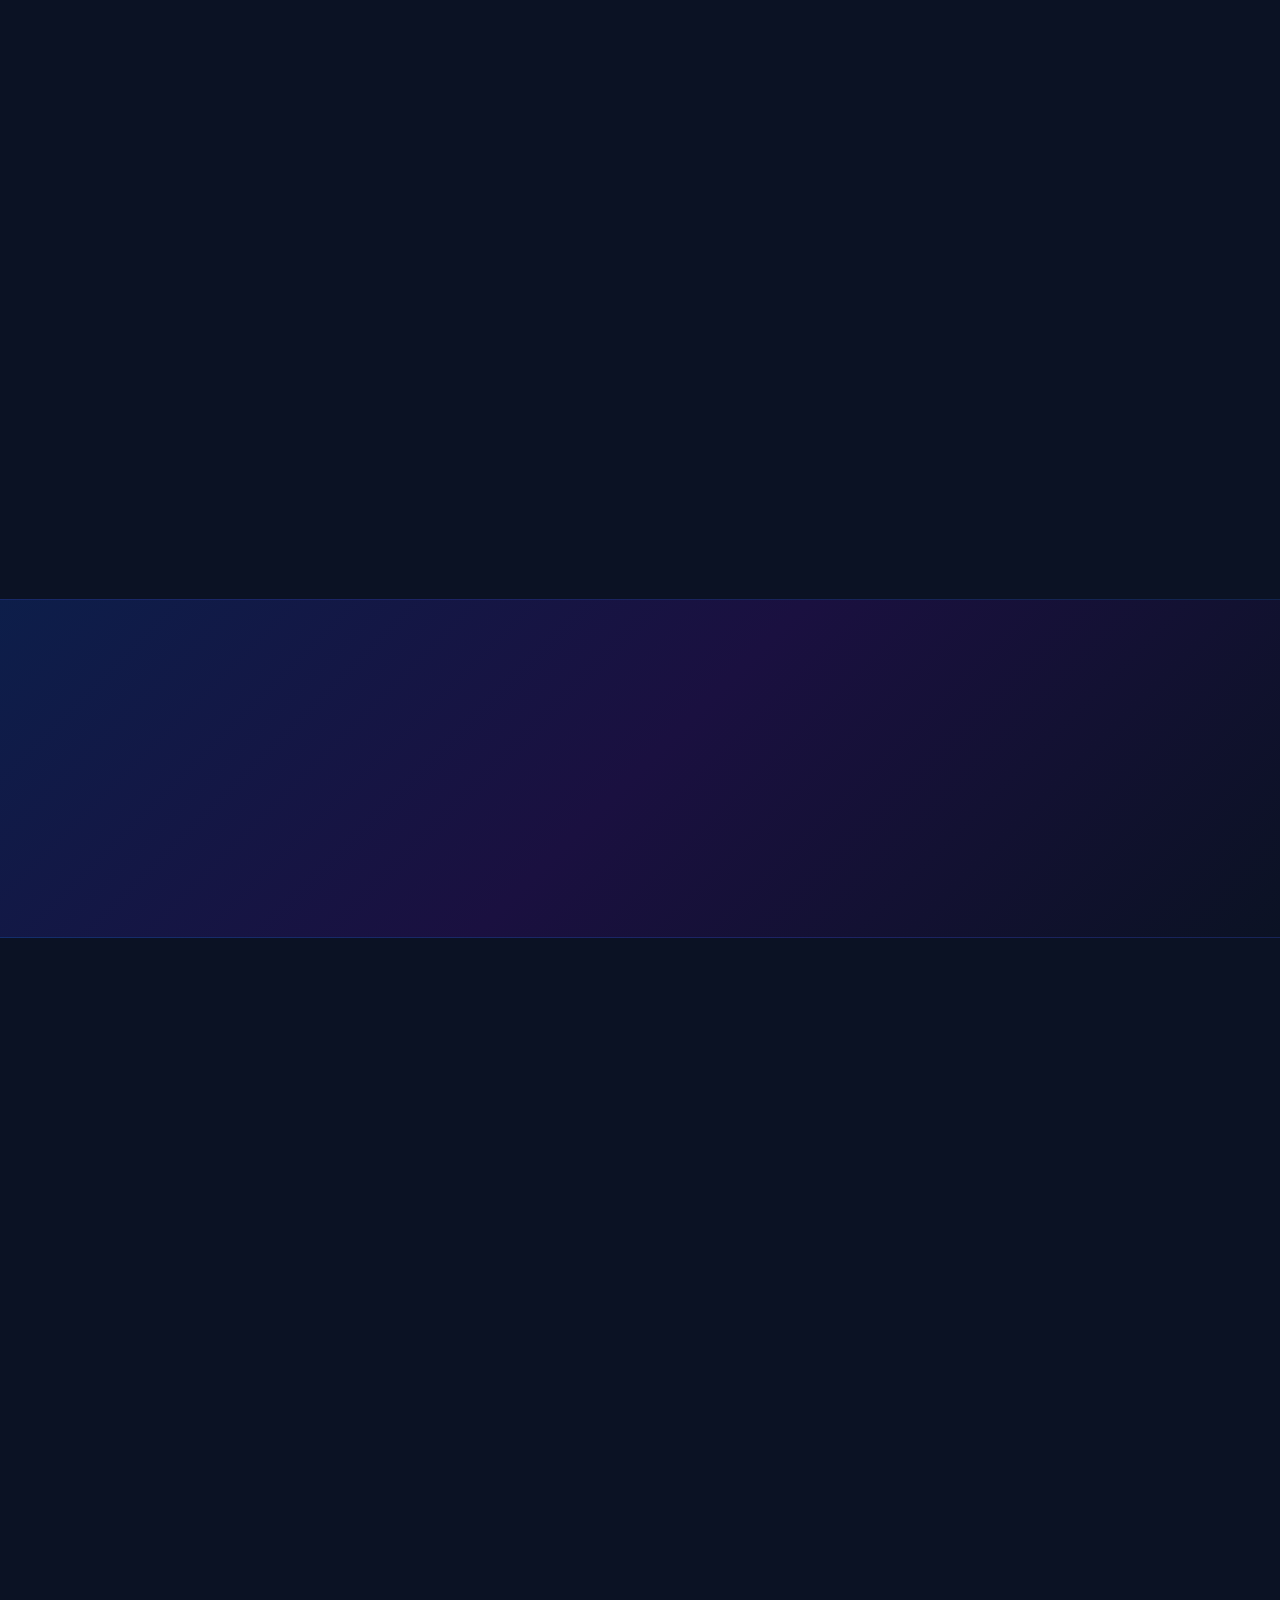
<file: econom.html>
<!DOCTYPE html>
<html lang="uk">
<head>
  <meta charset="UTF-8" />
  <meta name="viewport" content="width=device-width, initial-scale=1.0" />
  <title>Сайт + AI бот для бізнесу 24/7 у Чернігові | StartAI</title>
  <meta name="description" content="Сайт і AI чат-бот для бізнесу у Чернігові. Від 10 000 грн, фіксована ціна без прихованих платежів." />
  <meta name="keywords" content="сайт для бізнесу, AI бот, чат-бот 24/7, лендинг для бізнесу, створення сайту Чернігів, Дія Грант сайт, Дія Грант AI бот, гранти для бізнесу Чернігів, державна підтримка стартапів сайт, StartAI" />
  <link rel="canonical" href="https://tishinatyt.github.io/startai/econom.html" />
  <link rel="icon" href="assets/favicon.svg" type="image/svg+xml" />
  <meta property="og:title" content="Сайт + AI бот для бізнесу 24/7 у Чернігові | StartAI" />
  <meta property="og:description" content="Лендинг і AI чат-бот за 1 день. Від 10 000 грн, фіксована ціна." />
  <meta property="og:image" content="https://tishinatyt.github.io/startai/assets/hero-econom.png" />
  <meta property="og:url" content="https://tishinatyt.github.io/startai/econom.html" />
  <meta property="og:type" content="website" />
  <meta property="og:locale" content="uk_UA" />
  <meta property="og:site_name" content="StartAI" />
  <meta name="twitter:card" content="summary_large_image" />
  <meta name="twitter:title" content="Сайт + AI бот для бізнесу 24/7 у Чернігові | StartAI" />
  <meta name="twitter:description" content="Лендинг і AI чат-бот за 1 день. Від 10 000 грн, фіксована ціна." />
  <meta name="twitter:image" content="https://tishinatyt.github.io/startai/assets/hero-econom.png" />
  <script src="assets/prices.js"></script>
  <script type="application/ld+json">
  {
    "@context": "https://schema.org",
    "@type": "Service",
    "name": "Пакет Економ — сайт + AI бот",
    "description": "Лендинг для бізнесу та AI чат-бот 24/7 у Чернігові. StartAI приймає проєкти в рамках Дія.Грант та інших програм державної підтримки стартапів і малого бізнесу.",
    "url": "https://tishinatyt.github.io/startai/econom.html",
    "image": "https://tishinatyt.github.io/startai/assets/hero-econom.png",
    "provider": { "@type": "Organization", "name": "StartAI", "url": "https://tishinatyt.github.io/startai/" },
    "areaServed": [
      { "@type": "City", "name": "Чернігів" },
      { "@type": "Country", "name": "Україна" }
    ],
    "offers": {
      "@type": "Offer",
      "priceCurrency": "UAH",
      "price": 10000,
      "availability": "https://schema.org/InStock"
    }
  }
  </script>
  <script type="application/ld+json">
  {
    "@context": "https://schema.org",
    "@type": "FAQPage",
    "mainEntity": [
      { "@type": "Question", "name": "Скільки коштує пакет Економ?", "acceptedAnswer": { "@type": "Answer", "text": "Від 10 000 грн. Точну суму покаже калькулятор вартості — вона фіксується в договорі." } },
      { "@type": "Question", "name": "Скільки триває запуск?", "acceptedAnswer": { "@type": "Answer", "text": "Сайт і AI чат-бот готуються до запуску орієнтовно за один день після погодження брифу." } },
      { "@type": "Question", "name": "Що входить у пакет?", "acceptedAnswer": { "@type": "Answer", "text": "Односторінковий сайт для бізнесу та AI чат-бот, який відповідає клієнтам і збирає звернення 24/7." } },
      { "@type": "Question", "name": "Чи підходить пакет для Дія.Грант?", "acceptedAnswer": { "@type": "Answer", "text": "StartAI приймає проєкти в рамках Дія.Грант та інших програм підтримки бізнесу; відповідність конкретної заявки умовам програми визначає організатор гранту." } }
    ]
  }
  </script>
  <script type="application/ld+json">
  {
    "@context": "https://schema.org",
    "@type": "BreadcrumbList",
    "itemListElement": [
      { "@type": "ListItem", "position": 1, "name": "Головна", "item": "https://tishinatyt.github.io/startai/" },
      { "@type": "ListItem", "position": 2, "name": "Усі пакети", "item": "https://tishinatyt.github.io/startai/index.html" },
      { "@type": "ListItem", "position": 3, "name": "Пакет Економ", "item": "https://tishinatyt.github.io/startai/econom.html" }
    ]
  }
  </script>
  <link rel="preconnect" href="https://fonts.googleapis.com" />
  <link rel="preconnect" href="https://fonts.gstatic.com" crossorigin />
  <link href="https://fonts.googleapis.com/css2?family=Bebas+Neue&family=Outfit:wght@300;400;500;600;700&family=DM+Mono:wght@400;500&display=swap" rel="stylesheet" />

  <style>
    /* ── RESET & TOKENS ── */
    *, *::before, *::after { box-sizing: border-box; margin: 0; padding: 0; }

    :root {
      --bg:      #0B1224;
      --bg2:     #0f1932;
      --bg3:     #141f3a;
      --border:  rgba(46,111,242,0.15);
      --border2: rgba(46,111,242,0.28);
      --fire:    #2E6FF2;
      --ember:   #6C5CE7;
      --gold:    #17A589;
      --text:    #e8efff;
      --muted:   rgba(180,200,255,0.48);
      --muted2:  rgba(180,200,255,0.72);
      --green:   #17A589;
    }

    html {
      scroll-behavior: smooth;
      background: #0B1224; /* base layer — aurora sits on top of this */
    }

    body {
      font-family: 'Outfit', sans-serif;
      background: transparent; /* let aurora show through */
      color: var(--text);
      line-height: 1.6;
      overflow-x: hidden;
      cursor: none;
    }

    /* ── GRAIN / NOISE ── */
    body::before {
      content: '';
      position: fixed; inset: 0; z-index: 999; pointer-events: none;
      background-image: url("data:image/svg+xml,%3Csvg viewBox='0 0 256 256' xmlns='http://www.w3.org/2000/svg'%3E%3Cfilter id='n'%3E%3CfeTurbulence type='fractalNoise' baseFrequency='0.9' numOctaves='4' stitchTiles='stitch'/%3E%3C/filter%3E%3Crect width='100%25' height='100%25' filter='url(%23n)'/%3E%3C/svg%3E");
      background-size: 180px 180px;
      opacity: 0.04; /* 4% — enough to break flat look, subtle */
    }

    /* ── AURORA BACKGROUND ── */
    /* z-index:-1 sits above html background (#0B1224) but below all body content */
    #aurora {
      position: fixed; inset: 0; z-index: -1;
      pointer-events: none; overflow: hidden;
    }
    .blob {
      position: absolute;
      border-radius: 50%;
      will-change: transform;
    }
    /* top-left — electric blue */
    .blob-1 {
      width: min(65vw, 780px); height: min(65vw, 780px);
      top: -20%; left: -15%;
      background: radial-gradient(circle at center,
        rgba(46,111,242,0.22) 0%,
        rgba(46,111,242,0.08) 38%,
        transparent 65%);
      animation: drift-1 20s ease-in-out infinite;
    }
    /* bottom-right — violet */
    .blob-2 {
      width: min(60vw, 700px); height: min(60vw, 700px);
      bottom: -18%; right: -12%;
      background: radial-gradient(circle at center,
        rgba(108,92,231,0.20) 0%,
        rgba(108,92,231,0.07) 38%,
        transparent 65%);
      animation: drift-2 17s ease-in-out infinite;
    }
    /* center accent — blue, smaller */
    .blob-3 {
      width: min(42vw, 500px); height: min(42vw, 500px);
      top: 42%; left: 58%;
      background: radial-gradient(circle at center,
        rgba(46,111,242,0.13) 0%,
        transparent 62%);
      animation: drift-3 24s ease-in-out infinite;
    }

    /* transform + scale only — GPU composited, zero repaint */
    @keyframes drift-1 {
      0%, 100% { transform: translate(0,    0)    scale(1);    }
      33%       { transform: translate(5vw,  4vh)  scale(1.06); }
      66%       { transform: translate(-3vw, 7vh)  scale(0.96); }
    }
    @keyframes drift-2 {
      0%, 100% { transform: translate(0,     0)    scale(1);    }
      40%       { transform: translate(-6vw, -5vh) scale(1.08); }
      75%       { transform: translate(4vw,  -2vh) scale(0.94); }
    }
    @keyframes drift-3 {
      0%, 100% { transform: translate(0,    0);   }
      50%       { transform: translate(-7vw, 6vh); }
    }
    @media (prefers-reduced-motion: reduce) { .blob { animation: none; } }

    /* ── CUSTOM CURSOR ── */
    #cursor {
      position: fixed; top: 0; left: 0; z-index: 9999;
      width: 10px; height: 10px; border-radius: 50%;
      background: var(--fire);
      pointer-events: none;
      will-change: transform;
      transition: width 0.2s, height 0.2s, opacity 0.2s;
      box-shadow: 0 0 8px var(--fire), 0 0 20px rgba(46,111,242,0.5);
    }
    #cursor.big { width: 40px; height: 40px; opacity: 0.18; }
    #cursor-ring {
      position: fixed; top: 0; left: 0; z-index: 9998;
      width: 32px; height: 32px; border-radius: 50%;
      border: 1.5px solid rgba(46,111,242,0.4);
      pointer-events: none;
      will-change: transform;
    }
    @media (pointer: coarse) {
      body, a, button { cursor: auto; }
      #cursor, #cursor-ring { display: none; }
    }

    /* ── UTILITIES ── */
    .container { max-width: 1100px; margin: 0 auto; padding: 0 28px; }

    .label {
      font-family: 'DM Mono', monospace;
      font-size: 11px; letter-spacing: 0.18em;
      text-transform: uppercase; color: var(--fire);
      display: inline-flex; align-items: center; gap: 8px;
    }
    .label::before {
      content: '';
      display: inline-block; width: 18px; height: 1px;
      background: var(--fire); flex-shrink: 0;
    }

    /* ── BUTTONS ── */
    .btn {
      display: inline-flex; align-items: center; gap: 9px;
      background: var(--fire);
      color: #fff; font-family: 'Outfit', sans-serif;
      font-weight: 600; font-size: 15px; letter-spacing: 0.01em;
      padding: 15px 34px; border-radius: 2px;
      text-decoration: none; border: none; cursor: none;
      position: relative;
      /* no overflow:hidden — allows glow pseudo-el to bleed out */
      transition: transform 0.18s;
    }
    .btn::after {
      content: ''; position: absolute; inset: 0;
      background: linear-gradient(135deg, rgba(255,255,255,0.14) 0%, transparent 55%);
      opacity: 0; transition: opacity 0.2s;
    }
    .btn:hover { transform: translateY(-2px) scale(1.03); }
    .btn:hover::after { opacity: 1; }

    /* pulse: animate opacity of a glow pseudo-element — GPU only, zero repaint */
    .btn-pulse::before {
      content: '';
      position: absolute; inset: -4px;
      border-radius: 4px;
      box-shadow: 0 0 28px rgba(46,111,242,0.7), 0 0 56px rgba(46,111,242,0.38), 0 0 84px rgba(108,92,231,0.2);
      opacity: 0;
      animation: pulse-neon 3s ease-in-out infinite;
      pointer-events: none;
    }
    @keyframes pulse-neon {
      0%, 100% { opacity: 0; }
      50%       { opacity: 1; }
    }
    .btn-pulse:hover::before { animation: none; opacity: 0; }
    @media (prefers-reduced-motion: reduce) { .btn-pulse::before { animation: none; } }

    .btn-outline {
      background: transparent;
      border: 1.5px solid rgba(23,165,137,0.45);
      color: #17A589;
    }
    .btn-outline:hover {
      border-color: #17A589;
      transform: translateY(-2px) scale(1.03);
    }

    /* ── NAV ── */
    nav {
      position: sticky; top: 0; z-index: 100;
      border-bottom: 1px solid var(--border);
      background: rgba(11,18,36,0.88);
      backdrop-filter: blur(20px) saturate(150%);
      -webkit-backdrop-filter: blur(20px) saturate(150%);
    }
    .nav-inner {
      display: flex; align-items: center; justify-content: space-between;
      height: 60px;
    }
    .logo { display: flex; align-items: center; gap: 11px; text-decoration: none; }
    .logo-mark {
      width: 30px; height: 30px;
      background: var(--fire);
      clip-path: polygon(0 0, 100% 0, 100% 72%, 72% 100%, 0 100%);
      display: flex; align-items: center; justify-content: center;
      font-family: 'Bebas Neue', sans-serif; font-size: 16px; color: #fff;
      box-shadow: 0 0 16px rgba(46,111,242,0.5);
    }
    .logo-text {
      font-family: 'Bebas Neue', sans-serif;
      font-size: 21px; letter-spacing: 0.08em; color: var(--text);
    }
    .logo-text em { color: var(--fire); font-style: normal; }
    .nav-back {
      font-family: 'DM Mono', monospace;
      font-size: 11px; letter-spacing: 0.1em; color: var(--muted);
      text-decoration: none; transition: color 0.2s;
    }
    .nav-back:hover { color: var(--fire); }

    /* ── HERO ── */
    #hero { padding: 100px 0 90px; position: relative; overflow: hidden; }
    #hero::before {
      content: '';
      position: absolute; pointer-events: none; z-index: 0;
      width: 700px; height: 700px;
      top: -200px; right: -80px;
      background: radial-gradient(circle, rgba(46,111,242,0.13) 0%, rgba(108,92,231,0.07) 40%, transparent 70%);
    }

    .hero-ghost-num {
      position: absolute; right: -0.02em; top: -0.08em;
      font-family: 'Bebas Neue', sans-serif;
      font-size: min(32vw, 340px);
      color: transparent;
      -webkit-text-stroke: 1px rgba(46,111,242,0.07);
      pointer-events: none; user-select: none; line-height: 1; z-index: 0;
    }

    .hero-grid {
      display: grid; grid-template-columns: 1fr 360px; gap: 48px; align-items: start;
      position: relative; z-index: 1;
    }
    @media(max-width:960px){ .hero-grid { grid-template-columns: 1fr 300px; gap: 36px; } }
    @media(max-width:860px){ .hero-grid { grid-template-columns: 1fr; gap: 48px; } }

    /* prevent grid-item blowout */
    .hero-left, .hero-side { min-width: 0; }

    .hero-eyebrow { margin-bottom: 26px; }
    .hero-title {
      font-family: 'Bebas Neue', sans-serif;
      font-size: clamp(68px, 11vw, 136px);
      line-height: 0.92; letter-spacing: 0.01em; margin-bottom: 10px;
    }
    .hero-title .line-fire {
      display: block; color: var(--fire);
      text-shadow: 0 0 30px rgba(46,111,242,0.45);
    }
    .hero-title .line-dark { display: block; color: var(--text); }

    .hero-divider {
      width: 48px; height: 2px;
      background: linear-gradient(90deg, var(--fire), transparent);
      margin: 26px 0;
      box-shadow: 0 0 10px rgba(46,111,242,0.6);
    }
    .hero-sub { font-size: 17px; color: var(--muted2); max-width: 400px; line-height: 1.7; }
    .hero-sub strong { color: var(--text); font-weight: 500; }
    .hero-cta { display: flex; gap: 12px; flex-wrap: wrap; margin-top: 36px; }

    /* ── SIDE (hero right column) ── */
    /* show image on mobile too; only hide the metrics card */
    @media(max-width:860px){
      .hero-side .side-card { display: none; }
      .hero-side { text-align: center; }
    }

    /* ── HERO IMAGE — float (transform-only → GPU) ── */
    .hero-laptop-img {
      width: 100%;
      height: auto;          /* natural 1:1 ratio — no cropping ever */
      display: block;
      border-radius: 12px; margin-bottom: 16px;
      /* object-fit removed: height:auto already keeps full image visible */
      box-shadow: 0 8px 40px rgba(0,0,0,0.55), 0 0 40px rgba(46,111,242,0.14);
      will-change: transform;
      animation: float 4.5s ease-in-out infinite;
    }
    @media(max-width:860px){
      .hero-laptop-img {
        max-width: 420px;        /* cap on mobile so it's not too big */
        margin-left: auto; margin-right: auto;
      }
    }
    @keyframes float {
      0%, 100% { transform: translateY(0px);   }
      50%       { transform: translateY(-10px); }
    }
    @media (prefers-reduced-motion: reduce) { .hero-laptop-img { animation: none; } }

    .side-card {
      background: rgba(15,25,50,0.9);
      border: 1px solid rgba(46,111,242,0.22);
      border-radius: 3px; padding: 26px;
      position: relative; overflow: hidden;
      box-shadow: inset 0 1px 0 rgba(255,255,255,0.06), 0 4px 32px rgba(0,0,0,0.4);
    }
    .side-card::before {
      content: ''; position: absolute; top: 0; left: 0; right: 0; height: 2px;
      background: linear-gradient(90deg, var(--fire), var(--ember), transparent);
      box-shadow: 0 0 12px rgba(46,111,242,0.8);
    }
    .side-card-title {
      font-family: 'DM Mono', monospace;
      font-size: 10px; letter-spacing: 0.15em; text-transform: uppercase;
      color: var(--muted); margin-bottom: 18px;
    }
    .side-metric {
      display: flex; justify-content: space-between; align-items: baseline;
      padding: 13px 0; border-bottom: 1px solid rgba(46,111,242,0.12);
    }
    .side-metric:last-of-type { border-bottom: none; }
    .side-metric-label { font-size: 13px; color: var(--muted2); }
    .side-metric-val {
      font-family: 'Bebas Neue', sans-serif;
      font-size: 26px; color: var(--fire); letter-spacing: 0.04em;
    }
    .side-metric-val.grn { color: var(--green); }

    /* ── SECTION COMMONS ── */
    section { padding: 110px 0; }
    .sec-header { margin-bottom: 64px; }
    .sec-num {
      font-family: 'DM Mono', monospace;
      font-size: 11px; color: var(--muted); letter-spacing: 0.2em;
      margin-bottom: 14px; display: block;
    }
    .sec-title {
      font-family: 'Bebas Neue', sans-serif;
      font-size: clamp(40px, 6vw, 76px);
      line-height: 0.95; letter-spacing: 0.02em; color: var(--text);
    }
    .sec-title em { color: var(--fire); font-style: normal; }
    .sec-sub { font-size: 16px; color: var(--muted2); margin-top: 14px; max-width: 440px; line-height: 1.65; }

    /* ── INCLUDES ── */
    #includes { background: var(--bg2); position: relative; }
    #includes::after {
      content: '';
      position: absolute; inset: 0; pointer-events: none; z-index: 0;
      background:
        radial-gradient(ellipse 55% 60% at 15% 55%, rgba(46,111,242,0.11) 0%, transparent 65%),
        radial-gradient(ellipse 50% 50% at 85% 40%, rgba(108,92,231,0.09) 0%, transparent 60%);
    }
    #includes .container { position: relative; z-index: 1; }

    .inc-grid {
      display: grid; grid-template-columns: 1fr 1fr; gap: 20px;
    }
    @media(max-width:660px){ .inc-grid { grid-template-columns: 1fr; } }

    .inc-card {
      background: rgba(15,25,50,0.9);
      border: 1px solid rgba(46,111,242,0.2);
      border-radius: 3px; padding: 36px;
      position: relative; overflow: hidden;
      /* no backdrop-filter — solid bg is cheaper */
      box-shadow: inset 0 1px 0 rgba(255,255,255,0.05), 0 4px 24px rgba(0,0,0,0.3);
      transition: border-color 0.25s, transform 0.25s;
      /* promote to its own layer only on hover (applied via JS) */
    }
    .inc-card::before {
      content: ''; position: absolute; bottom: 0; left: 0; right: 0; height: 3px;
      background: linear-gradient(90deg, var(--fire), var(--ember));
      transform: scaleX(0); transform-origin: left; transition: transform 0.35s;
    }
    .inc-card:hover {
      border-color: rgba(46,111,242,0.48);
      transform: translateY(-5px);
    }
    .inc-card:hover::before { transform: scaleX(1); }

    .inc-top {
      display: flex; align-items: flex-start; justify-content: space-between;
      margin-bottom: 22px;
    }
    .inc-icon-wrap {
      width: 48px; height: 48px;
      border: 1px solid rgba(46,111,242,0.25);
      display: flex; align-items: center; justify-content: center;
      background: rgba(46,111,242,0.1);
      position: relative;
    }
    /* glow ring fades in on card hover — opacity-only → GPU, no repaint */
    .inc-icon-wrap::after {
      content: '';
      position: absolute; inset: -8px;
      border-radius: 6px;
      background: radial-gradient(circle, rgba(46,111,242,0.45) 0%, rgba(108,92,231,0.2) 50%, transparent 75%);
      opacity: 0;
      transition: opacity 0.28s;
      pointer-events: none;
    }
    .inc-card:hover .inc-icon-wrap::after { opacity: 1; }
    .inc-icon-wrap svg {
      /* static glow baked at paint time — no transition, no repaint */
      filter: drop-shadow(0 0 5px rgba(46,111,242,0.8));
    }
    .inc-idx {
      font-family: 'DM Mono', monospace;
      font-size: 11px; color: rgba(46,111,242,0.55); letter-spacing: 0.15em;
    }
    .inc-name {
      font-family: 'Bebas Neue', sans-serif;
      font-size: 30px; letter-spacing: 0.04em;
      margin-bottom: 16px; color: #e8efff;
    }
    .inc-list { list-style: none; display: flex; flex-direction: column; gap: 10px; }
    .inc-list li {
      font-size: 14px; color: rgba(170,190,255,0.72);
      display: flex; align-items: flex-start; gap: 10px; line-height: 1.5;
    }
    .inc-list li::before {
      content: '→'; color: var(--fire); font-size: 12px;
      flex-shrink: 0; margin-top: 1px;
    }

    /* ── HOW ── */
    #kalkulyator { background: var(--bg2); }
    #how { background: transparent; position: relative; }
    #how::before {
      content: ''; position: absolute; inset: 0; pointer-events: none;
      background: radial-gradient(ellipse 60% 50% at 80% 50%, rgba(108,92,231,0.06) 0%, transparent 65%);
    }

    .how-layout {
      display: grid; grid-template-columns: 1fr 1fr; gap: 80px; align-items: start;
    }
    @media(max-width:760px){ .how-layout { grid-template-columns: 1fr; gap: 48px; } }

    .step {
      display: grid; grid-template-columns: 36px 1fr; gap: 20px;
      padding: 22px 0; border-top: 1px solid rgba(46,111,242,0.1);
    }
    .step:last-child { border-bottom: 1px solid rgba(46,111,242,0.1); }
    .step-num {
      font-family: 'Bebas Neue', sans-serif;
      font-size: 34px; color: rgba(46,111,242,0.28); line-height: 1;
      transition: color 0.25s, text-shadow 0.25s;
    }
    .step:hover .step-num { color: var(--fire); text-shadow: 0 0 16px rgba(46,111,242,0.65); }
    .step-title { font-size: 15px; font-weight: 600; margin-bottom: 4px; color: var(--text); }
    .step-desc { font-size: 14px; color: var(--muted2); line-height: 1.6; }

    .how-note {
      background: rgba(15,25,50,0.9);
      border: 1px solid rgba(46,111,242,0.18);
      border-left: 3px solid var(--fire);
      padding: 28px 26px; border-radius: 0 3px 3px 0;
      box-shadow: -3px 0 20px rgba(46,111,242,0.15);
    }
    .how-note-title {
      font-family: 'Bebas Neue', sans-serif;
      font-size: 24px; margin-bottom: 12px; letter-spacing: 0.04em; color: var(--text);
    }
    .how-note-text { font-size: 14px; color: var(--muted2); line-height: 1.75; }
    .grant-note { margin-top: 18px; max-width: 520px; color: var(--text); font-size: 14px; font-weight: 500; }
    .grant-note span { display: inline-block; margin-right: 8px; color: var(--green); font-family: 'DM Mono', monospace; font-size: 11px; text-transform: uppercase; letter-spacing: .08em; }
    #includes, #how, #price, #cta, #faq, #contact, footer { content-visibility: auto; contain-intrinsic-size: 700px; }
    #faq { padding: 88px 0; }
    .faq-grid { display: grid; grid-template-columns: repeat(2, 1fr); gap: 14px; margin-top: 34px; }
    .faq-item { padding: 24px; border: 1px solid var(--border2); background: rgba(15,25,50,.7); }
    .faq-item h3 { margin-bottom: 8px; font-size: 17px; color: var(--text); }
    .faq-item p { color: var(--muted2); font-size: 14px; }
    .package-links { margin-top: 24px; color: var(--muted2); font-size: 13px; }
    .package-links a { color: var(--green); }
    @media(max-width:760px){ .faq-grid { grid-template-columns: 1fr; } }

    /* ── PRICE ── */
    #price { background: var(--bg2); position: relative; overflow: hidden; }
    #price::after {
      content: '';
      position: absolute; top: 50%; left: -10%;
      width: 500px; height: 500px;
      background: radial-gradient(circle, rgba(46,111,242,0.08) 0%, transparent 70%);
      pointer-events: none; transform: translateY(-50%);
    }

    .price-layout {
      display: grid; grid-template-columns: 1fr 1fr; gap: 80px; align-items: center;
      position: relative; z-index: 1;
    }
    @media(max-width:760px){ .price-layout { grid-template-columns: 1fr; gap: 48px; } }

    .price-hero-amount {
      font-family: 'Bebas Neue', sans-serif;
      font-size: clamp(80px, 14vw, 172px);
      line-height: 0.88; letter-spacing: 0.01em;
      background: linear-gradient(135deg, var(--fire) 0%, var(--ember) 100%);
      -webkit-background-clip: text; -webkit-text-fill-color: transparent;
      background-clip: text;
      margin: 18px 0 8px;
    }
    .price-tagline {
      font-family: 'DM Mono', monospace;
      font-size: 13px; color: var(--muted2); letter-spacing: 0.04em;
      border-left: 2px solid var(--fire); padding-left: 14px;
      margin-bottom: 30px; line-height: 1.6;
      box-shadow: -4px 0 16px rgba(46,111,242,0.28);
    }

    .price-pill-list { display: flex; flex-direction: column; gap: 0; margin-bottom: 28px; }
    .price-pill-item {
      display: flex; align-items: center; gap: 14px;
      padding: 15px 0; border-bottom: 1px solid rgba(46,111,242,0.1);
    }
    .price-pill-item:first-child { border-top: 1px solid rgba(46,111,242,0.1); }
    .price-pill-dot {
      width: 5px; height: 5px; border-radius: 50%;
      background: var(--fire); flex-shrink: 0;
      box-shadow: 0 0 6px rgba(46,111,242,0.8);
    }
    .price-pill-text { font-size: 14px; color: var(--text); }
    .price-pill-tag {
      margin-left: auto;
      font-family: 'DM Mono', monospace; font-size: 10px; letter-spacing: 0.1em;
      color: var(--green); background: rgba(23,165,137,0.1);
      border: 1px solid rgba(23,165,137,0.28); padding: 3px 9px; border-radius: 1px;
    }
    .price-guarantee {
      font-family: 'DM Mono', monospace;
      font-size: 11px; color: var(--muted); letter-spacing: 0.06em;
      margin-top: 18px; line-height: 1.9;
    }

    /* ── RECEIPT ── */
    .price-receipt {
      background: rgba(15,25,50,0.9);
      border: 1px solid rgba(46,111,242,0.18);
      box-shadow: inset 0 1px 0 rgba(255,255,255,0.05), 0 4px 28px rgba(0,0,0,0.4);
    }
    .receipt-tear { display: block; width: 100%; height: 14px; }
    .receipt-body { padding: 16px 26px 20px; }
    .receipt-header {
      font-family: 'DM Mono', monospace;
      font-size: 9px; letter-spacing: 0.22em;
      text-transform: uppercase; color: var(--muted);
      border-bottom: 1px dashed rgba(46,111,242,0.2);
      padding-bottom: 12px; margin-bottom: 2px;
      display: flex; justify-content: space-between;
    }

    /* ── CTA STRIP ── */
    #cta {
      padding: 90px 0;
      background: linear-gradient(135deg, #0d1e4a 0%, #1a1040 50%, #0B1224 100%);
      border-top: 1px solid rgba(46,111,242,0.2);
      border-bottom: 1px solid rgba(46,111,242,0.2);
      position: relative; overflow: hidden;
    }
    #cta::before {
      content: 'СТАРТ';
      position: absolute; right: -0.04em; top: 50%; transform: translateY(-50%);
      font-family: 'Bebas Neue', sans-serif;
      font-size: min(28vw, 260px); color: rgba(46,111,242,0.06);
      pointer-events: none; user-select: none; line-height: 1;
    }
    #cta::after {
      content: '';
      position: absolute; inset: 0; pointer-events: none;
      background: radial-gradient(ellipse 70% 80% at 50% 50%, rgba(46,111,242,0.09) 0%, transparent 65%);
    }

    .cta-inner {
      display: flex; align-items: center; justify-content: space-between;
      gap: 32px; flex-wrap: wrap; position: relative; z-index: 1;
    }
    .cta-title {
      font-family: 'Bebas Neue', sans-serif;
      font-size: clamp(36px, 5vw, 66px);
      color: var(--text); line-height: 0.95; letter-spacing: 0.02em; margin-bottom: 10px;
    }
    .cta-sub { font-size: 16px; color: var(--muted2); }

    .btn-white {
      background: var(--fire); color: #fff;
      font-size: 15px; padding: 17px 38px;
      box-shadow: 0 0 20px rgba(46,111,242,0.45), 0 0 44px rgba(46,111,242,0.2);
    }
    .btn-white:hover {
      transform: translateY(-2px) scale(1.03);
      box-shadow: 0 0 32px rgba(46,111,242,0.85), 0 0 64px rgba(46,111,242,0.42), 0 12px 40px rgba(46,111,242,0.28);
    }

    /* ── CONTACT ── */
    #contact { background: transparent; padding: 56px 0; }
    .contact-row { display: flex; gap: 12px; flex-wrap: wrap; align-items: center; }
    .contact-item {
      display: flex; align-items: center; gap: 9px;
      padding: 11px 18px;
      border: 1px solid rgba(46,111,242,0.18);
      background: rgba(15,25,50,0.9);
      border-radius: 2px; font-size: 14px; color: var(--muted2);
    }
    .contact-item strong { color: var(--text); font-weight: 500; }
    .contact-item a { color: #17A589; text-decoration: none; }
    .contact-item a:hover { text-decoration: underline; }
    .contact-icon { flex-shrink: 0; opacity: 0.7; }

    /* online dot — messenger-style ring pulse via transform+opacity (GPU only) */
    .status-dot {
      width: 8px; height: 8px; border-radius: 50%;
      background: #17A589; flex-shrink: 0;
      position: relative;
    }
    .status-dot::before {
      content: '';
      position: absolute; inset: -4px;
      border-radius: 50%;
      background: rgba(23,165,137,0.45);
      animation: pulse-dot 2s ease-out infinite;
    }
    @keyframes pulse-dot {
      0%   { transform: scale(1);   opacity: 0.7; }
      70%  { transform: scale(2.6); opacity: 0;   }
      100% { transform: scale(1);   opacity: 0;   }
    }

    /* ── FOOTER ── */
    footer {
      border-top: 1px solid rgba(46,111,242,0.12);
      padding: 24px 0; background: var(--bg2);
    }
    .footer-inner {
      display: flex; align-items: center; justify-content: space-between;
      gap: 16px; flex-wrap: wrap;
    }
    .footer-wordmark {
      font-family: 'Bebas Neue', sans-serif;
      font-size: 26px; letter-spacing: 0.12em; color: rgba(46,111,242,0.28);
    }
    .footer-meta {
      font-family: 'DM Mono', monospace;
      font-size: 11px; color: var(--muted); letter-spacing: 0.05em;
    }
    .footer-meta a { color: var(--muted2); text-decoration: none; }
    .footer-meta a:hover { color: var(--fire); }

    /* ── STICKY BAR ── */
    #sticky {
      position: fixed; bottom: 20px; left: 50%; z-index: 200;
      transform: translateX(-50%) translateY(70px);
      opacity: 0; transition: transform 0.38s cubic-bezier(0.34,1.56,0.64,1), opacity 0.3s;
      background: rgba(11,18,36,0.92);
      border: 1px solid rgba(46,111,242,0.28);
      backdrop-filter: blur(20px) saturate(150%);
      -webkit-backdrop-filter: blur(20px) saturate(150%);
      box-shadow: 0 8px 40px rgba(0,0,0,0.45), 0 0 30px rgba(46,111,242,0.1);
      padding: 10px 10px 10px 20px;
      display: flex; align-items: center; gap: 16px; white-space: nowrap;
    }
    #sticky.show { transform: translateX(-50%) translateY(0); opacity: 1; }
    .sticky-text { font-size: 13px; color: var(--muted2); }
    .sticky-text strong { color: var(--text); }
    @media(max-width:520px){ .sticky-text { display: none; } }

    /* ── REVEAL ANIMATIONS ── */
    .reveal {
      opacity: 0; transform: translateY(24px);
      transition: opacity 0.55s ease, transform 0.55s ease;
    }
    .reveal.visible { opacity: 1; transform: none; }
    .reveal-delay-1 { transition-delay: 0.1s; }
    .reveal-delay-2 { transition-delay: 0.2s; }
    .reveal-delay-3 { transition-delay: 0.3s; }

    /* ── NEON SIGN ── */
    .neon-sign-wrap { margin: 26px 0 0; display: inline-block; }
    .neon-sign {
      display: block; width: 100%; max-width: 290px;
      animation: neon-flicker 7s ease-in-out infinite;
    }
    @keyframes neon-flicker {
      0%, 84%, 87%, 90%, 100% { opacity: 1;    }
      85%                      { opacity: 0.68; }
      88%                      { opacity: 0.85; }
    }
    @media (prefers-reduced-motion: reduce) { .neon-sign { animation: none; } }
  </style>
  <link rel="stylesheet" href="assets/calculator.css" />
</head>
<body>

<!-- AURORA — fixed behind all content (z-index:-1) -->
<div id="aurora" aria-hidden="true">
  <div class="blob blob-1"></div>
  <div class="blob blob-2"></div>
  <div class="blob blob-3"></div>
</div>

<!-- CURSOR -->
<div id="cursor"></div>
<div id="cursor-ring"></div>

<!-- NAV -->
<nav>
  <div class="container">
    <div class="nav-inner">
      <a href="index.html" class="logo">
        <div class="logo-mark">S</div>
        <span class="logo-text">Start<em>AI</em></span>
      </a>
      <a href="index.html" class="nav-back">← Усі пакети</a>
    </div>
  </div>
</nav>

<!-- HERO -->
<section id="hero">
  <div class="hero-ghost-num">01</div>
  <div class="container">
    <div class="hero-grid">

      <div class="hero-left">
        <div class="hero-eyebrow reveal">
          <span class="label">Пакет Економ</span>
        </div>
        <h1 class="hero-title">
          <span class="line-fire reveal reveal-delay-1">САЙТ</span>
          <span class="line-dark reveal reveal-delay-2">+ AI БОТ</span>
        </h1>
        <div class="hero-divider reveal reveal-delay-2"></div>
        <p class="hero-sub reveal reveal-delay-2">
          Мінімум інвестицій. <strong>Максимум присутності.</strong><br/>
          Сайт і чат-бот, який відповідає клієнтам поки ти спиш.
        </p>
        <p class="grant-note reveal reveal-delay-3"><span>Дія.Грант</span>Приймаємо проєкти в рамках Дія.Грант та інших програм підтримки бізнесу.</p>

        <div class="hero-cta reveal reveal-delay-3">
          <a href="#kalkulyator" class="btn btn-pulse">Розрахувати вартість →</a>
          <a href="https://t.me/cryptomaus" target="_blank" rel="noopener" class="btn btn-outline">Telegram</a>
        </div>
      </div>

      <div class="hero-side reveal reveal-delay-2">
        <picture>
          <source srcset="assets/hero-econom.webp" type="image/webp">
          <img src="assets/hero-econom.png"
               alt="Ноутбук з готовим сайтом — пакет Економ"
               class="hero-laptop-img"
               width="640" height="640"
               loading="eager">
        </picture>
        <div class="side-card">
          <div class="side-card-title">// показники</div>
          <div class="side-metric">
            <span class="side-metric-label">Термін</span>
            <span class="side-metric-val" data-count="1" data-suffix=" ДЕНЬ">1 ДЕНЬ</span>
          </div>
          <div class="side-metric">
            <span class="side-metric-label">Бот працює</span>
            <span class="side-metric-val grn" data-count="24" data-suffix=" / 7">24 / 7</span>
          </div>
          <div class="side-metric">
            <span class="side-metric-label">Приховані платежі</span>
            <span class="side-metric-val">НУЛЬ</span>
          </div>
        </div>
      </div>

    </div>
  </div>
</section>

<!-- WHAT'S INSIDE -->
<section id="includes">
  <div class="container">
    <div class="sec-header">
      <span class="sec-num">// 01 — що входить</span>
      <h2 class="sec-title reveal">ДВА <em>ІНСТРУМЕНТИ</em><br/>ОДИН РЕЗУЛЬТАТ</h2>
      <p class="sec-sub reveal reveal-delay-1">Все що потрібно для онлайн-присутності — без зайвого</p>
    </div>
    <div class="inc-grid">
      <div class="inc-card reveal">
        <div class="inc-top">
          <div class="inc-icon-wrap">
            <!-- Globe / website SVG -->
            <svg viewBox="0 0 24 24" width="22" height="22" fill="none" xmlns="http://www.w3.org/2000/svg" stroke-linecap="round" stroke-linejoin="round" aria-hidden="true">
              <circle cx="12" cy="12" r="9" stroke="#2E6FF2" stroke-width="1.5"/>
              <path d="M12 3c-2.8 4-2.8 14 0 18" stroke="#2E6FF2" stroke-width="1.5"/>
              <path d="M12 3c2.8 4 2.8 14 0 18" stroke="#2E6FF2" stroke-width="1.5"/>
              <line x1="3" y1="12" x2="21" y2="12" stroke="#2E6FF2" stroke-width="1.5"/>
              <path d="M4 8.5c2.6-1.1 5.2-1.7 8-1.7s5.4.6 8 1.7" stroke="#2E6FF2" stroke-width="1.5"/>
              <path d="M4 15.5c2.6 1.1 5.2 1.7 8 1.7s5.4-.6 8-1.7" stroke="#2E6FF2" stroke-width="1.5"/>
            </svg>
          </div>
          <span class="inc-idx">01/02</span>
        </div>
        <div class="inc-name">Сайт (лендинг)</div>
        <ul class="inc-list">
          <li>Продаючий одностраничник під ваш бізнес</li>
          <li>Мобільна адаптація на всі пристрої</li>
          <li>Секції: послуги, ціни, контакти, CTA</li>
          <li>Форма заявки → лід одразу вам у Telegram</li>
          <li>Деплой на домен або GitHub Pages</li>
        </ul>
      </div>
      <div class="inc-card reveal reveal-delay-1">
        <div class="inc-top">
          <div class="inc-icon-wrap">
            <!-- AI bot SVG -->
            <svg viewBox="0 0 24 24" width="22" height="22" fill="none" xmlns="http://www.w3.org/2000/svg" stroke-linecap="round" stroke-linejoin="round" aria-hidden="true">
              <rect x="4" y="8" width="16" height="12" rx="2" stroke="#6C5CE7" stroke-width="1.5"/>
              <line x1="12" y1="8" x2="12" y2="4" stroke="#6C5CE7" stroke-width="1.5"/>
              <circle cx="12" cy="3.5" r="1.5" fill="#6C5CE7"/>
              <circle cx="8.5" cy="13" r="2" stroke="#6C5CE7" stroke-width="1.5"/>
              <circle cx="15.5" cy="13" r="2" stroke="#6C5CE7" stroke-width="1.5"/>
              <circle cx="8.5" cy="13" r="0.7" fill="#6C5CE7"/>
              <circle cx="15.5" cy="13" r="0.7" fill="#6C5CE7"/>
              <path d="M8 18h2M11 18h2M14 18h2" stroke="#6C5CE7" stroke-width="1.5"/>
            </svg>
          </div>
          <span class="inc-idx">02/02</span>
        </div>
        <div class="inc-name">AI Чат-бот 24/7</div>
        <ul class="inc-list">
          <li>Відповідає на питання клієнтів без вашої участі</li>
          <li>Розповідає про послуги та ціни</li>
          <li>Збирає ім'я та телефон клієнта</li>
          <li>Надсилає ліди вам у Telegram миттєво</li>
          <li>Працює у вихідні, вночі, в свята</li>
        </ul>
      </div>
    </div>
  </div>
</section>

<!-- COST CALCULATOR -->
<section id="kalkulyator"><div class="container"><div class="sec-header"><span class="sec-num">// 02 — розрахунок</span><h2 class="sec-title">РОЗУМНИЙ <em>КАЛЬКУЛЯТОР</em></h2><p class="sec-sub">3 коротких питання — і ви бачите точну ціну та що саме вам потрібно.</p></div>
<div id="smartCalc"></div></div></section>

<!-- HOW IT WORKS -->
<section id="how">
  <div class="container">
    <div class="sec-header">
      <span class="sec-num">// 02 — як це працює</span>
      <h2 class="sec-title reveal">ВІД БРИФУ<br/><em>ДО ЗАПУСКУ</em></h2>
    </div>
    <div class="how-layout">
      <div class="how-steps reveal">
        <div class="step">
          <span class="step-num">01</span>
          <div class="step-body">
            <div class="step-title">Рахуєш вартість і заповнюєш бриф (10 хв)</div>
            <div class="step-desc">Назва, послуги, ціни, аудиторія, стиль — все через зручну форму онлайн.</div>
          </div>
        </div>
        <div class="step">
          <span class="step-num">02</span>
          <div class="step-body">
            <div class="step-title">Договір + 50% передоплата</div>
            <div class="step-desc">Фіксуємо умови і одразу беремося до роботи. Ти займаєшся своїми справами.</div>
          </div>
        </div>
        <div class="step">
          <span class="step-num">03</span>
          <div class="step-body">
            <div class="step-title">Робота (до 24 годин)</div>
            <div class="step-desc">Створюємо сайт і налаштовуємо бота. Без зайвих питань і затримок.</div>
          </div>
        </div>
        <div class="step">
          <span class="step-num">04</span>
          <div class="step-body">
            <div class="step-title">Здача + решта 50%</div>
            <div class="step-desc">Перевіряєш, вносиш правки — передаємо всі доступи. Бот одразу приймає клієнтів.</div>
          </div>
        </div>
      </div>

      <div class="how-note reveal reveal-delay-2">
        <div class="how-note-title">Чому це чесно</div>
        <div class="how-note-text">
          Чесна фіксована ціна: ви бачите суму до старту, без прихованих платежів. Оплата 50% на старті, 50% після здачі.
        </div>
        <div style="margin-top:22px;">
          <a href="client-brief.html" class="btn" style="font-size:14px; padding:12px 24px;">Обговорити →</a>
        </div>
      </div>
    </div>
  </div>
</section>

<!-- CTA STRIP -->
<section id="cta">
  <div class="container">
    <div class="cta-inner">
      <div class="reveal">
        <h2 class="cta-title">ТВІЙ БІЗНЕС<br/>ОНЛАЙН ЗАВТРА</h2>
        <p class="cta-sub">Заповни бриф за 10 хвилин — стартуємо сьогодні</p>
      </div>
      <a href="#kalkulyator" class="btn btn-white reveal reveal-delay-2">
        Розрахувати вартість →
      </a>
    </div>
  </div>
</section>

<section id="faq">
  <div class="container">
    <span class="sec-num">// питання про пакет</span>
    <h2 class="sec-title reveal">FAQ ПРО САЙТ<br/><em>ТА AI ЧАТ-БОТ</em></h2>
    <div class="faq-grid">
      <article class="faq-item"><h3>Скільки коштує пакет Економ?</h3><p>Від 10 000 грн. Точну суму покаже калькулятор вартості — вона фіксується в договорі.</p></article>
      <article class="faq-item"><h3>Скільки триває запуск?</h3><p>Сайт і AI чат-бот готуються орієнтовно за один день після погодження брифу.</p></article>
      <article class="faq-item"><h3>Що входить у пакет?</h3><p>Односторінковий сайт та AI чат-бот, який відповідає клієнтам і збирає звернення 24/7.</p></article>
      <article class="faq-item"><h3>Чи підходить пакет для Дія.Грант?</h3><p>Приймаємо такі проєкти в роботу. Відповідність заявки умовам програми визначає організатор гранту.</p></article>
    </div>
    <p class="package-links">Інші рішення StartAI: <a href="index.html">повний пакет в Україні</a>, <a href="start-de.html" lang="de">StartAI Deutschland</a> та <a href="start-de2.html" lang="de">альтернативна німецька версія</a>.</p>
  </div>
</section>

<!-- CONTACT -->
<section id="contact">
  <div class="container">
    <div class="contact-row">
      <div class="contact-item">
        <div class="status-dot"></div>
        <strong>Онлайн зараз</strong>
      </div>
      <div class="contact-item">
        <svg class="contact-icon" width="14" height="14" viewBox="0 0 24 24" fill="none" stroke="#2E6FF2" stroke-width="1.8" stroke-linecap="round" stroke-linejoin="round" aria-hidden="true"><path d="M20 21v-2a4 4 0 0 0-4-4H8a4 4 0 0 0-4 4v2"/><circle cx="12" cy="7" r="4"/></svg>
        <strong>Дмитро</strong>
      </div>
      <div class="contact-item">
        <svg class="contact-icon" width="13" height="15" viewBox="0 0 24 24" fill="none" stroke="#6C5CE7" stroke-width="1.8" stroke-linecap="round" stroke-linejoin="round" aria-hidden="true"><path d="M21 10c0 7-9 13-9 13s-9-6-9-13a9 9 0 0 1 18 0z"/><circle cx="12" cy="10" r="3"/></svg>
        <strong>Чернігів</strong>&nbsp;·&nbsp;Онлайн
      </div>
      <div class="contact-item">
        <svg class="contact-icon" width="15" height="15" viewBox="0 0 24 24" fill="none" stroke="#17A589" stroke-width="1.8" stroke-linecap="round" stroke-linejoin="round" aria-hidden="true"><line x1="22" y1="2" x2="11" y2="13"/><polygon points="22 2 15 22 11 13 2 9 22 2"/></svg>
        <a href="https://t.me/cryptomaus" target="_blank" rel="noopener">@cryptomaus</a>
      </div>
    </div>
  </div>
</section>

<!-- FOOTER -->
<footer>
  <div class="container">
    <div class="footer-inner">
      <div class="footer-wordmark">STARTAI</div>
      <div class="footer-meta">
        © 2026 · <a href="index.html">Усі пакети</a> · Чернігів
      </div>
    </div>
  </div>
</footer>

<!-- STICKY -->
<div id="sticky">
  <span class="sticky-text">Сайт + <strong>AI бот</strong></span>
  <a href="#kalkulyator" class="btn" style="font-size:13px; padding:10px 20px;">Розрахунок →</a>
</div>

<script>
  /* ── CURSOR — translate3d avoids layout reflow on every mousemove ── */
  const cur = document.getElementById('cursor');
  const ring = document.getElementById('cursor-ring');
  let mx = 0, my = 0, rx = 0, ry = 0, ringFrame = 0;
  /* half-sizes for centering without left/top offset tricks */
  const CUR_HALF = 5, RING_HALF = 16;

  function animRing() {
    rx += (mx - rx) * 0.14;
    ry += (my - ry) * 0.14;
    ring.style.transform = `translate3d(${rx - RING_HALF}px,${ry - RING_HALF}px,0)`;
    if (Math.abs(mx - rx) > 0.2 || Math.abs(my - ry) > 0.2) {
      ringFrame = requestAnimationFrame(animRing);
    } else {
      ringFrame = 0;
    }
  }

  if (matchMedia('(pointer: fine)').matches) {
    document.addEventListener('mousemove', e => {
      mx = e.clientX; my = e.clientY;
      cur.style.transform = `translate3d(${mx - CUR_HALF}px,${my - CUR_HALF}px,0)`;
      if (!ringFrame) ringFrame = requestAnimationFrame(animRing);
    }, { passive: true });
  }

  /* CSS :hover handles the scale — only need class for dot-size change */
  document.querySelectorAll('a, button').forEach(el => {
    el.addEventListener('mouseenter', () => cur.classList.add('big'));
    el.addEventListener('mouseleave', () => cur.classList.remove('big'));
  });

  /* ── SCROLL REVEAL ── */
  const revealObs = new IntersectionObserver(entries => {
    entries.forEach(e => {
      if (e.isIntersecting) { e.target.classList.add('visible'); revealObs.unobserve(e.target); }
    });
  }, { threshold: 0.12 });
  document.querySelectorAll('.reveal').forEach(el => revealObs.observe(el));

  /* ── STICKY BAR ── */
  const sticky = document.getElementById('sticky');
  window.addEventListener('scroll', () => {
    sticky.classList.toggle('show', window.scrollY > 600);
  }, { passive: true });

  /* ── HERO PARALLAX ── */
  const ghost = document.querySelector('.hero-ghost-num');
  window.addEventListener('scroll', () => {
    if (ghost) ghost.style.transform = `translateY(${window.scrollY * 0.22}px)`;
  }, { passive: true });

  /* ── METRIC COUNTERS ── */
  const counterEls = document.querySelectorAll('[data-count]');
  if (counterEls.length) {
    const easeOutCubic = t => 1 - Math.pow(1 - t, 3);
    const counterObs = new IntersectionObserver(entries => {
      entries.forEach(e => {
        if (!e.isIntersecting) return;
        const el     = e.target;
        const target = parseInt(el.dataset.count, 10);
        const prefix = el.dataset.prefix || '';
        const suffix = el.dataset.suffix || '';
        const dur    = 1400;
        let t0 = null;

        (function tick(ts) {
          if (!t0) t0 = ts;
          const p   = Math.min((ts - t0) / dur, 1);
          const val = Math.floor(easeOutCubic(p) * target);
          el.textContent = prefix + val + suffix;
          if (p < 1) requestAnimationFrame(tick);
          else el.textContent = prefix + target + suffix;
        })(performance.now());

        counterObs.unobserve(el);
      });
    }, { threshold: 0.6 });

    counterEls.forEach(el => counterObs.observe(el));
  }
</script>
<script src="assets/lead.js"></script>
<script src="assets/calculator.js" defer></script>
</body>
</html>
</file>
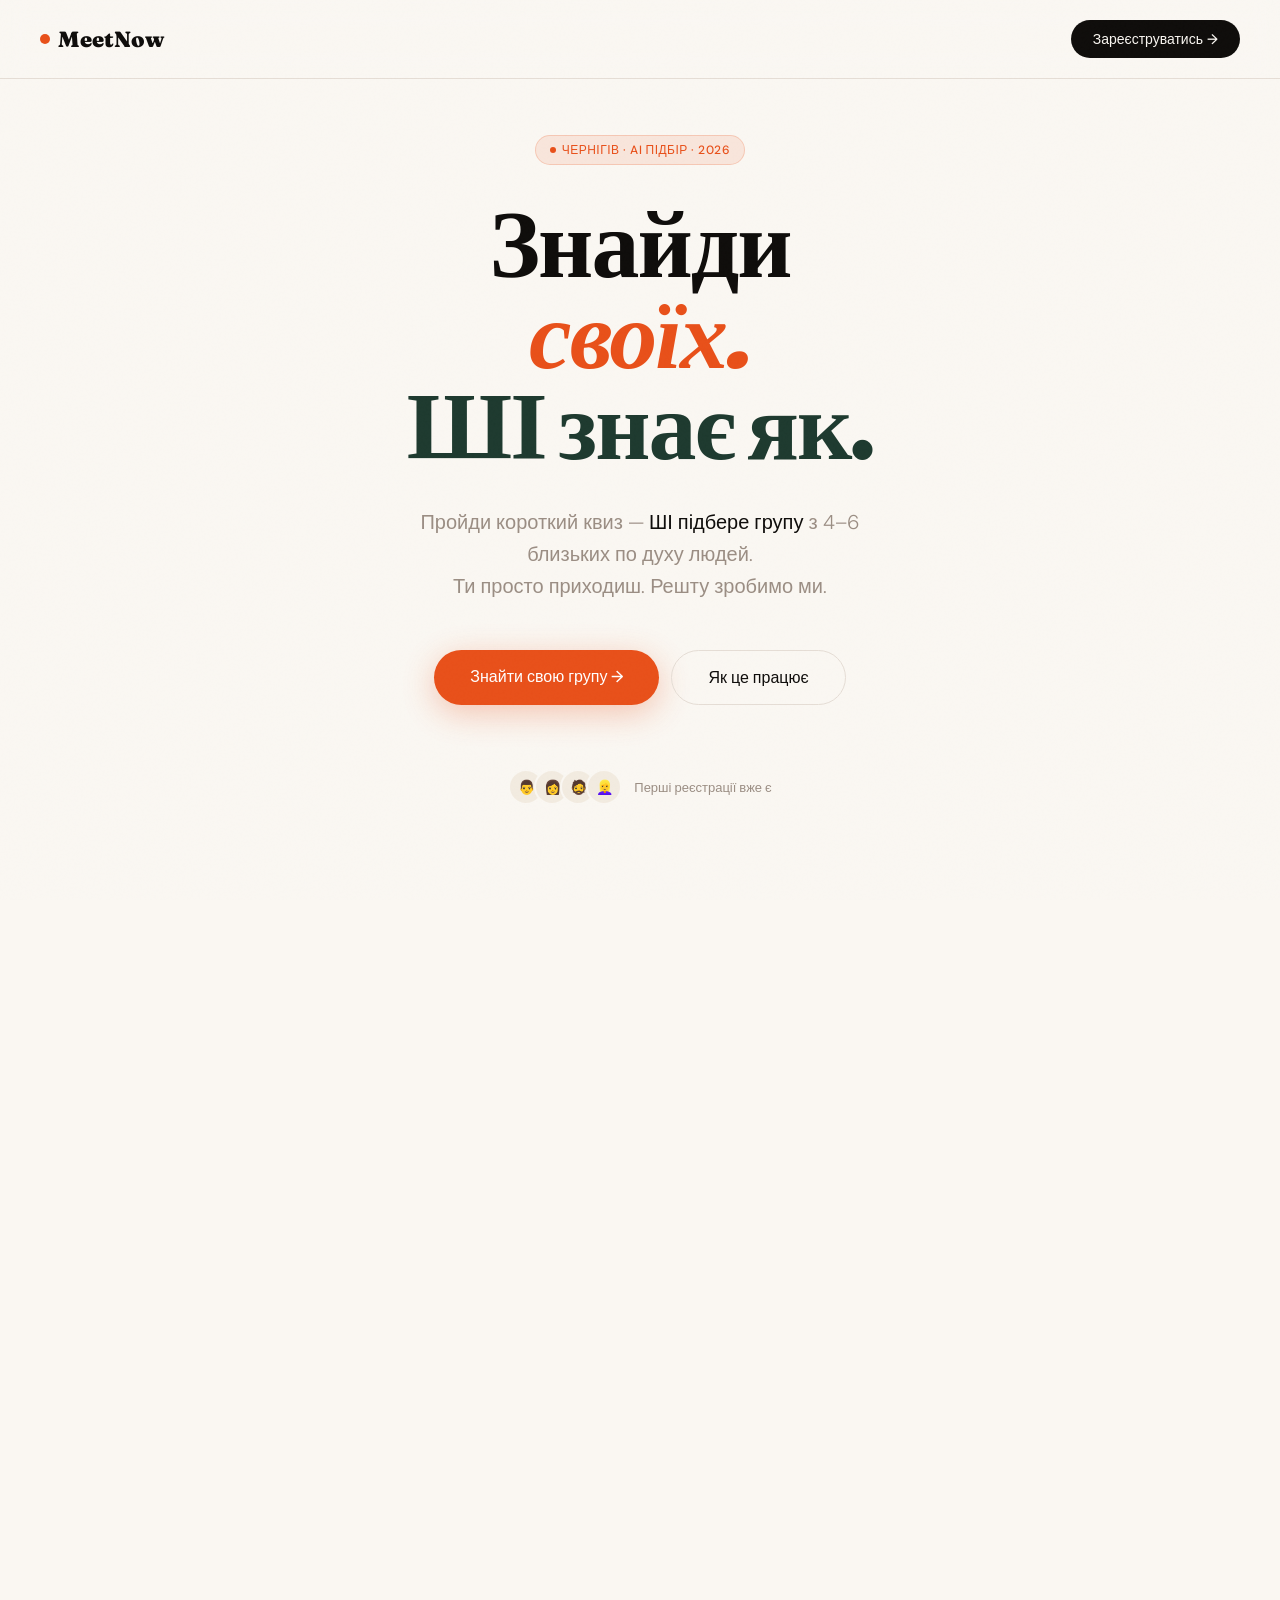
<file: meetnow-landing.html>
<!DOCTYPE html>
<html lang="uk">
<head>
<meta charset="UTF-8"/>
<meta name="viewport" content="width=device-width, initial-scale=1.0"/>
<title>MeetNow — Знайди своїх. ШІ знає як.</title>
<meta name="description" content="AI підбирає тобі групу з 4-6 людей за характером. Ти просто приходиш на вечерю."/>
<link rel="preconnect" href="https://fonts.googleapis.com"/>
<link rel="preconnect" href="https://fonts.gstatic.com" crossorigin/>
<link href="https://fonts.googleapis.com/css2?family=Fraunces:ital,wght@0,300;0,400;0,700;0,900;1,300;1,700&family=DM+Sans:wght@300;400;500&display=swap" rel="stylesheet"/>
<style>
*,*::before,*::after{box-sizing:border-box;margin:0;padding:0}

:root{
  --ink:#0F0D0B;
  --cream:#FAF7F2;
  --warm:#F2EBE0;
  --orange:#E8501A;
  --green:#1E3A2F;
  --muted:#9B8E84;
  --border:#E5DDD5;
}

html{scroll-behavior:smooth}

body{
  font-family:'DM Sans',sans-serif;
  background:var(--cream);
  color:var(--ink);
  overflow-x:hidden;
}

/* ── NOISE ── */
body::after{
  content:'';position:fixed;inset:0;pointer-events:none;z-index:100;
  background-image:url("data:image/svg+xml,%3Csvg viewBox='0 0 512 512' xmlns='http://www.w3.org/2000/svg'%3E%3Cfilter id='n'%3E%3CfeTurbulence type='fractalNoise' baseFrequency='0.75' numOctaves='4' stitchTiles='stitch'/%3E%3C/filter%3E%3Crect width='100%25' height='100%25' filter='url(%23n)' opacity='0.025'/%3E%3C/svg%3E");
  opacity:.5;
}

/* ── NAV ── */
nav{
  position:fixed;top:0;left:0;right:0;z-index:50;
  display:flex;align-items:center;justify-content:space-between;
  padding:20px 40px;
  background:rgba(250,247,242,.85);
  backdrop-filter:blur(12px);
  border-bottom:1px solid var(--border);
}
.nav-logo{
  font-family:'Fraunces',serif;
  font-size:22px;font-weight:900;
  color:var(--ink);text-decoration:none;
  display:flex;align-items:center;gap:8px;
}
.nav-dot{
  width:10px;height:10px;border-radius:50%;
  background:var(--orange);
  display:inline-block;
}
.nav-cta{
  background:var(--ink);color:var(--cream);
  padding:10px 22px;border-radius:100px;
  font-size:14px;font-weight:500;
  text-decoration:none;
  transition:background .2s;
}
.nav-cta:hover{background:var(--orange)}
@media(max-width:600px){
  nav{padding:16px 20px}
  .nav-cta{display:none}
}

/* ── HERO ── */
.hero{
  min-height:100vh;
  display:flex;flex-direction:column;
  align-items:center;justify-content:center;
  text-align:center;
  padding:120px 24px 80px;
  position:relative;
}

.hero-tag{
  display:inline-flex;align-items:center;gap:6px;
  background:rgba(232,80,26,.1);
  border:1px solid rgba(232,80,26,.2);
  color:var(--orange);
  padding:6px 14px;border-radius:100px;
  font-size:12px;font-weight:500;
  letter-spacing:.5px;text-transform:uppercase;
  margin-bottom:32px;
}
.hero-tag-dot{width:6px;height:6px;border-radius:50%;background:var(--orange);animation:pulse 2s infinite}
@keyframes pulse{0%,100%{opacity:1}50%{opacity:.4}}

.hero h1{
  font-family:'Fraunces',serif;
  font-size:clamp(48px,8vw,96px);
  font-weight:900;
  line-height:.95;
  letter-spacing:-2px;
  margin-bottom:12px;
  max-width:900px;
}
.hero h1 em{
  font-style:italic;
  color:var(--orange);
}
.hero h1 .green{color:var(--green)}

.hero-sub{
  font-size:clamp(16px,2vw,20px);
  color:var(--muted);
  line-height:1.6;
  max-width:520px;
  margin:24px auto 48px;
  font-weight:300;
}
.hero-sub strong{color:var(--ink);font-weight:500}

.hero-btns{
  display:flex;gap:12px;flex-wrap:wrap;justify-content:center;
  margin-bottom:64px;
}
.btn-primary{
  background:var(--orange);color:#fff;
  padding:16px 36px;border-radius:100px;
  font-size:16px;font-weight:500;
  text-decoration:none;
  transition:transform .2s,box-shadow .2s;
  box-shadow:0 8px 32px rgba(232,80,26,.3);
}
.btn-primary:hover{transform:translateY(-2px);box-shadow:0 12px 40px rgba(232,80,26,.4)}
.btn-ghost{
  background:transparent;color:var(--ink);
  padding:16px 36px;border-radius:100px;
  font-size:16px;font-weight:500;
  text-decoration:none;
  border:1.5px solid var(--border);
  transition:border-color .2s;
}
.btn-ghost:hover{border-color:var(--ink)}

/* Avatars */
.hero-social{
  display:flex;align-items:center;gap:12px;
  font-size:13px;color:var(--muted);
}
.avatars{display:flex}
.avatar{
  width:36px;height:36px;border-radius:50%;
  border:2px solid var(--cream);
  background:var(--warm);
  display:flex;align-items:center;justify-content:center;
  font-size:14px;margin-left:-10px;
}
.avatar:first-child{margin-left:0}

/* ── HOW ── */
.section{padding:100px 24px}
.section-inner{max-width:1100px;margin:0 auto}

.section-label{
  font-size:11px;font-weight:500;
  text-transform:uppercase;letter-spacing:1.5px;
  color:var(--orange);margin-bottom:16px;
}
.section-title{
  font-family:'Fraunces',serif;
  font-size:clamp(36px,5vw,64px);
  font-weight:700;line-height:1.05;
  letter-spacing:-1px;
  margin-bottom:60px;
  max-width:700px;
}

.steps{
  display:grid;
  grid-template-columns:repeat(auto-fit,minmax(240px,1fr));
  gap:2px;
}
.step-card{
  background:var(--warm);
  padding:40px 32px;
  position:relative;
}
.step-card:first-child{border-radius:20px 0 0 20px}
.step-card:last-child{border-radius:0 20px 20px 0}
@media(max-width:700px){
  .step-card:first-child{border-radius:20px 20px 0 0}
  .step-card:last-child{border-radius:0 0 20px 20px}
  .steps{grid-template-columns:1fr}
}
.step-num{
  font-family:'Fraunces',serif;
  font-size:64px;font-weight:900;
  color:var(--border);
  line-height:1;
  margin-bottom:16px;
}
.step-icon{font-size:32px;margin-bottom:16px}
.step-title-sm{
  font-family:'Fraunces',serif;
  font-size:22px;font-weight:700;
  margin-bottom:10px;
  line-height:1.2;
}
.step-desc{font-size:15px;color:var(--muted);line-height:1.6;font-weight:300}
.step-desc strong{color:var(--ink);font-weight:500}

/* ── AI BLOCK ── */
.ai-section{
  background:var(--green);
  color:var(--cream);
  padding:100px 24px;
  position:relative;
  overflow:hidden;
}
.ai-section::before{
  content:'';position:absolute;
  width:600px;height:600px;
  border-radius:50%;
  background:radial-gradient(circle,rgba(232,80,26,.2) 0%,transparent 70%);
  top:-200px;right:-200px;
  pointer-events:none;
}
.ai-inner{max-width:1100px;margin:0 auto;display:grid;grid-template-columns:1fr 1fr;gap:80px;align-items:center}
@media(max-width:768px){.ai-inner{grid-template-columns:1fr;gap:40px}}
.ai-label{
  font-size:11px;font-weight:500;
  text-transform:uppercase;letter-spacing:1.5px;
  color:var(--orange);margin-bottom:16px;
}
.ai-title{
  font-family:'Fraunces',serif;
  font-size:clamp(32px,4vw,54px);
  font-weight:700;line-height:1.05;
  letter-spacing:-1px;
  margin-bottom:24px;
}
.ai-title em{font-style:italic;color:var(--orange)}
.ai-desc{
  font-size:17px;line-height:1.7;
  color:rgba(250,247,242,.7);
  font-weight:300;
  margin-bottom:32px;
}
.ai-params{display:flex;flex-direction:column;gap:12px}
.ai-param{
  display:flex;align-items:center;gap:12px;
  font-size:14px;color:rgba(250,247,242,.8);
}
.ai-param-icon{
  width:36px;height:36px;border-radius:10px;
  background:rgba(250,247,242,.08);
  display:flex;align-items:center;justify-content:center;
  font-size:16px;flex-shrink:0;
}

/* AI Card */
.ai-card{
  background:rgba(250,247,242,.06);
  border:1px solid rgba(250,247,242,.12);
  border-radius:24px;
  padding:32px;
}
.ai-card-title{
  font-size:12px;font-weight:500;
  text-transform:uppercase;letter-spacing:1px;
  color:rgba(250,247,242,.4);
  margin-bottom:24px;
}
.match-person{
  display:flex;align-items:center;gap:14px;
  padding:14px 0;
  border-bottom:1px solid rgba(250,247,242,.08);
}
.match-person:last-child{border:none}
.match-avatar{
  width:44px;height:44px;border-radius:50%;
  background:rgba(250,247,242,.1);
  display:flex;align-items:center;justify-content:center;
  font-size:20px;flex-shrink:0;
}
.match-info{flex:1}
.match-name{font-size:14px;font-weight:500;margin-bottom:2px}
.match-tags{display:flex;gap:6px;flex-wrap:wrap}
.match-tag{
  font-size:10px;padding:3px 8px;border-radius:100px;
  background:rgba(250,247,242,.08);
  color:rgba(250,247,242,.6);
}
.match-score{
  font-size:13px;font-weight:500;
  color:var(--orange);
}

/* ── WHY ── */
.why-section{padding:100px 24px;background:var(--warm)}
.why-grid{
  max-width:1100px;margin:0 auto;
  display:grid;grid-template-columns:repeat(auto-fit,minmax(280px,1fr));
  gap:24px;
  margin-top:60px;
}
.why-card{
  background:var(--cream);
  border-radius:20px;
  padding:32px;
}
.why-card-icon{font-size:32px;margin-bottom:16px}
.why-card-title{
  font-family:'Fraunces',serif;
  font-size:20px;font-weight:700;
  margin-bottom:10px;
}
.why-card-desc{font-size:14px;color:var(--muted);line-height:1.7;font-weight:300}

/* ── CTA ── */
.cta-section{
  padding:120px 24px;
  text-align:center;
}
.cta-inner{max-width:700px;margin:0 auto}
.cta-title{
  font-family:'Fraunces',serif;
  font-size:clamp(40px,6vw,72px);
  font-weight:900;
  line-height:.95;
  letter-spacing:-2px;
  margin-bottom:24px;
}
.cta-title em{font-style:italic;color:var(--orange)}
.cta-sub{
  font-size:17px;color:var(--muted);
  line-height:1.6;font-weight:300;
  margin-bottom:48px;
}
.cta-city{
  display:inline-flex;align-items:center;gap:6px;
  font-size:13px;color:var(--muted);
  margin-top:20px;
}

/* ── FOOTER ── */
footer{
  border-top:1px solid var(--border);
  padding:32px 40px;
  display:flex;align-items:center;justify-content:space-between;
  font-size:13px;color:var(--muted);
}
@media(max-width:600px){footer{flex-direction:column;gap:12px;text-align:center;padding:24px 20px}}

/* ── ANIMATIONS ── */
.reveal{
  opacity:0;transform:translateY(24px);
  transition:opacity .6s ease,transform .6s ease;
}
.reveal.visible{opacity:1;transform:none}
/* Hero elements visible immediately */
.hero .reveal{opacity:1;transform:none}
section:not(.hero), footer { content-visibility:auto; contain-intrinsic-size:700px; }
</style>
</head>
<body>

<!-- NAV -->
<nav>
  <a href="#" class="nav-logo">
    <span class="nav-dot"></span>
    MeetNow
  </a>
  <a href="meetnow.html" class="nav-cta">Зареєструватись →</a>
</nav>

<!-- HERO -->
<section class="hero">
  <div class="hero-tag">
    <span class="hero-tag-dot"></span>
    Чернігів · AI підбір · 2026
  </div>
  <h1 class="reveal">
    Знайди<br>
    <em>своїх.</em><br>
    <span class="green">ШІ знає як.</span>
  </h1>
  <p class="hero-sub reveal">
    Пройди короткий квиз — <strong>ШІ підбере групу</strong> з 4–6 близьких по духу людей.<br>
    Ти просто приходиш. Решту зробимо ми.
  </p>
  <div class="hero-btns reveal">
    <a href="meetnow.html" class="btn-primary">Знайти свою групу →</a>
    <a href="#how" class="btn-ghost">Як це працює</a>
  </div>
  <div class="hero-social reveal">
    <div class="avatars">
      <div class="avatar">👨</div>
      <div class="avatar">👩</div>
      <div class="avatar">🧔</div>
      <div class="avatar">👱‍♀️</div>
    </div>
    Перші реєстрації вже є
  </div>
</section>

<!-- HOW IT WORKS -->
<section class="section" id="how">
  <div class="section-inner">
    <div class="section-label reveal">Як це працює</div>
    <h2 class="section-title reveal">Три кроки до нових знайомств</h2>
    <div class="steps">
      <div class="step-card reveal">
        <div class="step-num">01</div>
        <div class="step-icon">🧠</div>
        <div class="step-title-sm">Пройди квиз</div>
        <p class="step-desc">Розкажи про себе — характер, інтереси, бюджет. <strong>AI вивчає твою особистість</strong>, щоб знайти найкращих співрозмовників.</p>
      </div>
      <div class="step-card reveal">
        <div class="step-num">02</div>
        <div class="step-icon">✨</div>
        <div class="step-title-sm">Отримай групу</div>
        <p class="step-desc"><strong>Ми підбираємо 4–6 людей</strong> спеціально для тебе. Збалансований склад, спільні теми, схожа енергія.</p>
      </div>
      <div class="step-card reveal">
        <div class="step-num">03</div>
        <div class="step-icon">🎯</div>
        <div class="step-title-sm">Обери формат</div>
        <p class="step-desc">Вечеря, кава, бар, кіно, квест або подія — <strong>7 форматів</strong> на будь-який настрій і день тижня.</p>
      </div>
    </div>
  </div>
</section>

<!-- AI BLOCK -->
<section class="ai-section">
  <div class="ai-inner">
    <div>
      <div class="ai-label reveal">Технологія</div>
      <h2 class="ai-title reveal">
        Не рандом.<br>
        <em>Гарантовано</em><br>
        свої люди.
      </h2>
      <p class="ai-desc reveal">
        Ми аналізуємо твою особистість — логіку чи емоції, гумор, цінності, інтереси. І знаходимо людей, з якими розмова сама собою полетить.
      </p>
      <div class="ai-params reveal">
        <div class="ai-param">
          <div class="ai-param-icon">🧠</div>
          Тип мислення та прийняття рішень
        </div>
        <div class="ai-param">
          <div class="ai-param-icon">😄</div>
          Стиль гумору та енергетика
        </div>
        <div class="ai-param">
          <div class="ai-param-icon">💬</div>
          Спільні теми для розмови
        </div>
        <div class="ai-param">
          <div class="ai-param-icon">⚖️</div>
          Баланс статей та вікових груп
        </div>
      </div>
    </div>
    <div class="reveal">
      <div class="ai-card">
        <div class="ai-card-title">Твоя група на п'ятницю</div>
        <div class="match-person">
          <div class="match-avatar">👩</div>
          <div class="match-info">
            <div class="match-name">Олена, 28</div>
            <div class="match-tags">
              <span class="match-tag">Дизайн</span>
              <span class="match-tag">Подорожі</span>
            </div>
          </div>
          <div class="match-score">98%</div>
        </div>
        <div class="match-person">
          <div class="match-avatar">🧔</div>
          <div class="match-info">
            <div class="match-name">Максим, 31</div>
            <div class="match-tags">
              <span class="match-tag">Бізнес</span>
              <span class="match-tag">Психологія</span>
            </div>
          </div>
          <div class="match-score">95%</div>
        </div>
        <div class="match-person">
          <div class="match-avatar">👱‍♀️</div>
          <div class="match-info">
            <div class="match-name">Катя, 26</div>
            <div class="match-tags">
              <span class="match-tag">Технології</span>
              <span class="match-tag">Кіно</span>
            </div>
          </div>
          <div class="match-score">92%</div>
        </div>
        <div class="match-person">
          <div class="match-avatar">👨</div>
          <div class="match-info">
            <div class="match-name">Артем, 33</div>
            <div class="match-tags">
              <span class="match-tag">Спорт</span>
              <span class="match-tag">Подорожі</span>
            </div>
          </div>
          <div class="match-score">90%</div>
        </div>
      </div>
    </div>
  </div>
</section>

<!-- FORMATS -->
<section class="section" style="background:var(--warm);padding-top:80px;padding-bottom:80px">
  <div class="section-inner">
    <div class="section-label reveal">Формати</div>
    <h2 class="section-title reveal">7 способів познайомитись</h2>
    <div style="display:grid;grid-template-columns:repeat(auto-fill,minmax(280px,1fr));gap:16px">
      <div class="why-card reveal" style="display:flex;align-items:flex-start;gap:16px;padding:20px 24px">
        <div style="font-size:28px;flex-shrink:0">🍽️</div>
        <div><div class="why-card-title" style="font-size:16px;margin-bottom:4px">Вечеря</div><p class="why-card-desc">Ресторан, стіл на 4-6, жива розмова. Найкраще для глибокого знайомства</p></div>
      </div>
      <div class="why-card reveal" style="display:flex;align-items:flex-start;gap:16px;padding:20px 24px">
        <div style="font-size:28px;flex-shrink:0">☕</div>
        <div><div class="why-card-title" style="font-size:16px;margin-bottom:4px">Денна кава</div><p class="why-card-desc">Швидко і легко. В обід або після роботи, без вечірніх зобов'язань</p></div>
      </div>
      <div class="why-card reveal" style="display:flex;align-items:flex-start;gap:16px;padding:20px 24px">
        <div style="font-size:28px;flex-shrink:0">🍻</div>
        <div><div class="why-card-title" style="font-size:16px;margin-bottom:4px">Бар</div><p class="why-card-desc">П'ятниця-субота, розслаблена атмосфера. Ідеально щоб розкритись</p></div>
      </div>
      <div class="why-card reveal" style="display:flex;align-items:flex-start;gap:16px;padding:20px 24px">
        <div style="font-size:28px;flex-shrink:0">🏃</div>
        <div><div class="why-card-title" style="font-size:16px;margin-bottom:4px">Пробіжка</div><p class="why-card-desc">Ранкова пробіжка в парку + кава після. Активно і заряджаюче</p></div>
      </div>
      <div class="why-card reveal" style="display:flex;align-items:flex-start;gap:16px;padding:20px 24px">
        <div style="font-size:28px;flex-shrink:0">🎲</div>
        <div><div class="why-card-title" style="font-size:16px;margin-bottom:4px">Квест</div><p class="why-card-desc">Escape room на 4-6 людей. Пригода яка зближує краще за будь-яку вечерю</p></div>
      </div>
      <div class="why-card reveal" style="display:flex;align-items:flex-start;gap:16px;padding:20px 24px">
        <div style="font-size:28px;flex-shrink:0">🎬</div>
        <div><div class="why-card-title" style="font-size:16px;margin-bottom:4px">Кіно</div><p class="why-card-desc">Разом на фільм + обговорення після. Спільні враження — найкращий початок</p></div>
      </div>
      <div class="why-card reveal" style="display:flex;align-items:flex-start;gap:16px;padding:20px 24px">
        <div style="font-size:28px;flex-shrink:0">🎭</div>
        <div><div class="why-card-title" style="font-size:16px;margin-bottom:4px">Подія</div><p class="why-card-desc">Концерт, виставка, фестиваль — разом на цікавий захід у місті</p></div>
      </div>
    </div>
  </div>
</section>

<!-- WHY -->
<section class="why-section">
  <div class="section-inner">
    <div class="section-label reveal">Чому MeetNow</div>
    <h2 class="section-title reveal">Не ще один застосунок для знайомств</h2>
    <div class="why-grid">
      <div class="why-card reveal">
        <div class="why-card-icon">🚫</div>
        <div class="why-card-title">Без свайпів</div>
        <p class="why-card-desc">Ніяких нескінченних анкет і відмов. Ти заповнюєш квиз один раз — AI робить решту.</p>
      </div>
      <div class="why-card reveal">
        <div class="why-card-icon">🔒</div>
        <div class="why-card-title">Всі прийдуть</div>
        <p class="why-card-desc">Депозит гарантує що за столом не буде порожніх місць. Заніс — будь добрий прийди.</p>
      </div>
      <div class="why-card reveal">
        <div class="why-card-icon">🎯</div>
        <div class="why-card-title">Підібрані саме для тебе</div>
        <p class="why-card-desc">Не рандомні люди з вулиці. AI аналізує 14 параметрів особистості щоб вечір пройшов природно.</p>
      </div>
      <div class="why-card reveal">
        <div class="why-card-icon">🍽️</div>
        <div class="why-card-title">Живе спілкування</div>
        <p class="why-card-desc">Не чат, не відео — реальна зустріч за столом. Саме так і з'являються справжні знайомства.</p>
      </div>
    </div>
  </div>
</section>

<!-- CTA -->
<section class="cta-section">
  <div class="cta-inner">
    <h2 class="cta-title reveal">
      Твої люди<br>
      вже <em>чекають.</em>
    </h2>
    <p class="cta-sub reveal">
      Пройди квиз за 3 хвилини — AI підбере тобі групу близьких по духу людей на найближчу зустріч у Чернігові.
    </p>
    <a href="meetnow.html" class="btn-primary reveal">Знайти свою групу →</a>
    <div class="cta-city reveal">
      📍 Зараз доступно: Чернігів · Незабаром: Київ
    </div>
  </div>
</section>

<!-- FOOTER -->
<footer>
  <span>© 2026 MeetNow</span>
  <span>Чернігів, Україна</span>
  <a href="https://t.me/cryptomaus" style="color:var(--muted);text-decoration:none">Написати нам ✈️</a>
</footer>

<script>
// Reveal on scroll
const observer = new IntersectionObserver(entries => {
  entries.forEach(e => {
    if (e.isIntersecting) {
      e.target.classList.add('visible');
      observer.unobserve(e.target);
    }
  });
}, { threshold: 0.1 });

document.querySelectorAll('.reveal').forEach((el, i) => {
  el.style.transitionDelay = (i % 4) * 0.08 + 's';
  observer.observe(el);
});

// Hero elements visible immediately
document.querySelectorAll('.hero .reveal').forEach(el => {
  el.style.transitionDelay = '0s';
});
</script>
</body>
</html>
</file>
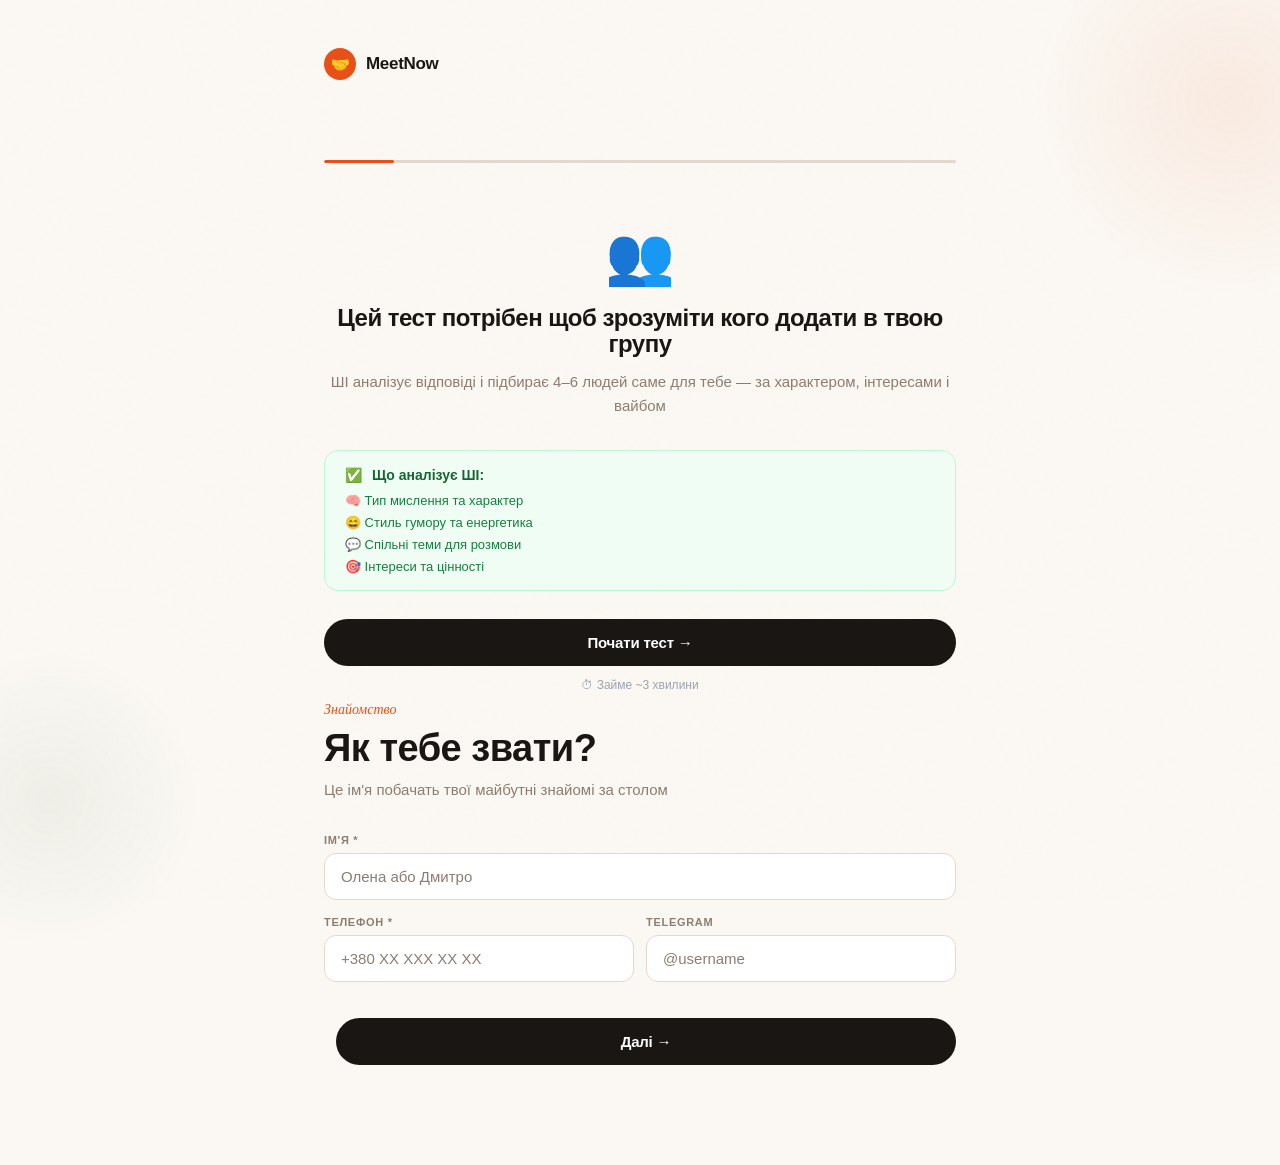
<file: meetnow.html>
<!DOCTYPE html>
<html lang="uk">
<head>
<meta charset="UTF-8"/>
<meta name="viewport" content="width=device-width, initial-scale=1.0"/>
<title>MeetNow — Знайди своїх людей</title>
<meta name="description" content="Пройдіть короткий тест MeetNow, щоб знайти сумісну компанію для вечері, спілкування та нових знайомств у комфортному форматі." />
<link rel="preconnect" href="https://fonts.googleapis.com"/>
<link rel="preconnect" href="https://fonts.gstatic.com" crossorigin/>
<link href="https://fonts.googleapis.com/css2?family=Cabinet+Grotesk:wght@400;500;700;800&family=Instrument+Serif:ital@0;1&display=swap" rel="stylesheet"/>
<style>
*,*::before,*::after{box-sizing:border-box;margin:0;padding:0}

:root{
  --cream:#FBF8F3;
  --warm:#F5EFE4;
  --ink:#1A1614;
  --muted:#8C7D72;
  --accent:#E8501A;
  --accent2:#2D5A3D;
  --border:#E2D9CE;
  --r:18px;
}

html{scroll-behavior:smooth}
body{
  font-family:'Cabinet Grotesk',sans-serif;
  background:var(--cream);
  color:var(--ink);
  min-height:100vh;
  overflow-x:hidden;
}

/* ── NOISE TEXTURE ── */
body::before{
  content:'';position:fixed;inset:0;
  background-image:url("data:image/svg+xml,%3Csvg viewBox='0 0 200 200' xmlns='http://www.w3.org/2000/svg'%3E%3Cfilter id='n'%3E%3CfeTurbulence type='fractalNoise' baseFrequency='0.9' numOctaves='4' stitchTiles='stitch'/%3E%3C/filter%3E%3Crect width='100%25' height='100%25' filter='url(%23n)' opacity='0.03'/%3E%3C/svg%3E");
  pointer-events:none;z-index:0;opacity:.4;
}

/* ── LAYOUT ── */
.wrap{
  max-width:680px;margin:0 auto;
  padding:48px 24px 100px;
  position:relative;z-index:1;
}

/* ── HEADER ── */
.brand{
  display:flex;align-items:center;gap:10px;
  margin-bottom:56px;
}
.brand-dot{
  width:32px;height:32px;border-radius:50%;
  background:var(--accent);
  display:flex;align-items:center;justify-content:center;
  font-size:15px;
}
.brand-name{
  font-size:17px;font-weight:800;letter-spacing:-.3px;
}

/* ── PROGRESS ── */
.progress-bar{
  height:3px;background:var(--border);
  border-radius:100px;margin-bottom:48px;overflow:hidden;
}
.progress-fill{
  height:100%;background:var(--accent);
  border-radius:100px;
  transition:width .5s cubic-bezier(.4,0,.2,1);
}
.progress-label{
  font-size:12px;color:var(--muted);
  margin-bottom:10px;font-weight:500;
  text-transform:uppercase;letter-spacing:.8px;
}

/* ── STEP ── */
.step{display:none;animation:appear .4s ease both}
.step.active{display:block}

@keyframes appear{
  from{opacity:0;transform:translateY(16px)}
  to{opacity:1;transform:translateY(0)}
}

.step-eyebrow{
  font-family:'Instrument Serif',serif;
  font-style:italic;
  font-size:14px;color:var(--accent);
  margin-bottom:10px;
}
.step-title{
  font-size:clamp(26px,5vw,38px);
  font-weight:800;line-height:1.1;
  letter-spacing:-.5px;
  margin-bottom:8px;
}
.step-sub{
  font-size:15px;color:var(--muted);
  line-height:1.6;margin-bottom:32px;
  font-weight:400;
}

/* ── OPTION CARDS ── */
.opts{display:flex;flex-direction:column;gap:10px}
.opts.grid{
  display:grid;
  grid-template-columns:1fr 1fr;
  gap:10px;
}
.opts.grid3{
  display:grid;
  grid-template-columns:1fr 1fr 1fr;
  gap:10px;
}

.opt{
  display:flex;align-items:center;gap:14px;
  background:#fff;
  border:1.5px solid var(--border);
  border-radius:var(--r);
  padding:16px 20px;
  cursor:pointer;
  transition:border-color .15s,background .15s,transform .15s;
  user-select:none;
  position:relative;
}
.opt:hover{
  border-color:var(--accent);
  background:rgba(232,80,26,.03);
  transform:translateY(-1px);
}
.opt.selected{
  border-color:var(--accent);
  background:rgba(232,80,26,.06);
}
.opt-icon{font-size:22px;flex-shrink:0;line-height:1}
.opt-body{flex:1}
.opt-label{font-size:15px;font-weight:700;line-height:1.2}
.opt-desc{font-size:12px;color:var(--muted);margin-top:2px}
.opt-check{
  width:22px;height:22px;border-radius:50%;
  border:2px solid var(--border);
  flex-shrink:0;margin-left:auto;
  transition:all .15s;
  display:flex;align-items:center;justify-content:center;
}
.opt.selected .opt-check{
  border-color:var(--accent);
  background:var(--accent);
}
.opt.selected .opt-check::after{
  content:'';
  width:6px;height:4px;
  border-left:2px solid #fff;
  border-bottom:2px solid #fff;
  transform:rotate(-45deg) translate(1px,-1px);
  display:block;
}

/* Grid opts — centered */
.opts.grid .opt,
.opts.grid3 .opt{
  flex-direction:column;
  align-items:center;
  text-align:center;
  padding:20px 12px;
  gap:8px;
}
.opts.grid .opt-check,
.opts.grid3 .opt-check{
  position:absolute;top:10px;right:10px;
  width:18px;height:18px;margin:0;
}
.opts.grid .opt-icon,
.opts.grid3 .opt-icon{font-size:28px}
.opts.grid .opt-label,
.opts.grid3 .opt-label{font-size:14px}
.opts.grid .opt-desc,
.opts.grid3 .opt-desc{font-size:11px}

/* ── FIELDS ── */
.fields{display:flex;flex-direction:column;gap:16px}
.field label{
  display:block;
  font-size:11px;font-weight:700;
  color:var(--muted);
  text-transform:uppercase;letter-spacing:.7px;
  margin-bottom:7px;
}
.field input{
  width:100%;
  background:#fff;
  border:1.5px solid var(--border);
  border-radius:12px;
  padding:14px 16px;
  font-size:15px;
  font-family:'Cabinet Grotesk',sans-serif;
  color:var(--ink);
  outline:none;
  transition:border-color .15s;
}
.field input:focus{border-color:var(--accent)}
.field input::placeholder{color:var(--muted)}
.field-row{display:grid;grid-template-columns:1fr 1fr;gap:12px}
@media(max-width:480px){.field-row{grid-template-columns:1fr}}

/* ── NAV ── */
.nav{
  display:flex;align-items:center;
  gap:12px;margin-top:36px;
}
.btn-back{
  background:none;
  border:1.5px solid var(--border);
  color:var(--muted);
  border-radius:100px;
  padding:13px 22px;
  font-size:14px;font-weight:700;
  cursor:pointer;
  font-family:'Cabinet Grotesk',sans-serif;
  transition:all .15s;
  flex-shrink:0;
}
.btn-back:hover{border-color:var(--ink);color:var(--ink)}
.btn-next{
  flex:1;
  background:var(--ink);
  color:#fff;
  border:none;border-radius:100px;
  padding:15px;
  font-size:15px;font-weight:800;
  cursor:pointer;
  font-family:'Cabinet Grotesk',sans-serif;
  transition:background .15s,transform .15s;
  letter-spacing:-.2px;
}
.btn-next:hover:not(:disabled){
  background:var(--accent);
  transform:translateY(-1px);
}
.btn-next:disabled{opacity:.3;cursor:not-allowed;transform:none}

/* ── RESULT ── */
#result{display:none;text-align:center;padding:20px 0}
#result.active{display:block;animation:appear .5s ease}
.result-circle{
  width:80px;height:80px;border-radius:50%;
  background:var(--accent);
  margin:0 auto 24px;
  display:flex;align-items:center;justify-content:center;
  font-size:36px;
}
.result-title{
  font-size:32px;font-weight:800;
  letter-spacing:-.5px;margin-bottom:12px;
}
.result-sub{
  font-size:16px;color:var(--muted);
  line-height:1.7;margin-bottom:32px;
  max-width:440px;margin-left:auto;margin-right:auto;
}
.result-card{
  background:#fff;border:1.5px solid var(--border);
  border-radius:var(--r);padding:24px;
  text-align:left;margin-bottom:24px;
}
.result-card-title{
  font-size:11px;font-weight:700;
  text-transform:uppercase;letter-spacing:.7px;
  color:var(--muted);margin-bottom:16px;
}
.result-row{
  display:flex;justify-content:space-between;
  align-items:center;
  padding:8px 0;
  border-bottom:1px solid var(--border);
  font-size:14px;
}
.result-row:last-child{border:none}
.result-row-label{color:var(--muted)}
.result-row-val{font-weight:700}
.btn-tg{
  display:flex;align-items:center;justify-content:center;gap:8px;
  width:100%;
  background:var(--accent);
  color:#fff;
  border:none;border-radius:100px;
  padding:17px;
  font-size:16px;font-weight:800;
  cursor:pointer;
  font-family:'Cabinet Grotesk',sans-serif;
  text-decoration:none;
  transition:background .15s,transform .15s;
}
.btn-tg:hover{background:#c93e10;transform:translateY(-2px)}

/* ── DECORATIVE ── */
.deco{
  position:fixed;
  width:400px;height:400px;
  border-radius:50%;
  background:radial-gradient(circle,rgba(232,80,26,.08) 0%,transparent 70%);
  pointer-events:none;
  top:-100px;right:-150px;
  z-index:0;
}
.deco2{
  position:fixed;
  width:300px;height:300px;
  border-radius:50%;
  background:radial-gradient(circle,rgba(45,90,61,.06) 0%,transparent 70%);
  pointer-events:none;
  bottom:-50px;left:-100px;
  z-index:0;
}
</style>
</head>
<body>
<div class="deco"></div>
<div class="deco2"></div>

<div class="wrap">
  <div class="brand">
    <div class="brand-dot">🤝</div>
    <div class="brand-name">MeetNow</div>
  </div>

  <div class="progress-label" id="progLabel" style="visibility:hidden">Крок 1 з 14</div>
  <div class="progress-bar">
    <div class="progress-fill" id="progFill" style="width:11%"></div>
  </div>

  <!-- ═══ INTRO ═══ -->
  <div class="step active" id="step0">
    <div style="text-align:center;padding:12px 0 8px">
      <div style="font-size:56px;margin-bottom:16px">👥</div>
      <h2 class="step-title" style="font-size:24px;margin-bottom:12px">Цей тест потрібен щоб зрозуміти кого додати в твою групу</h2>
      <p class="step-sub" style="margin-bottom:32px">ШІ аналізує відповіді і підбирає 4–6 людей саме для тебе — за характером, інтересами і вайбом</p>
      <div style="background:#f0fdf4;border:1.5px solid #bbf7d0;border-radius:14px;padding:16px 20px;text-align:left;margin-bottom:28px">
        <div style="display:flex;align-items:center;gap:10px;font-size:14px;color:#166534;font-weight:600;margin-bottom:10px">
          <span>✅</span> Що аналізує ШІ:
        </div>
        <div style="display:flex;flex-direction:column;gap:7px;font-size:13px;color:#15803d">
          <div>🧠 Тип мислення та характер</div>
          <div>😄 Стиль гумору та енергетика</div>
          <div>💬 Спільні теми для розмови</div>
          <div>🎯 Інтереси та цінності</div>
        </div>
      </div>
      <button class="btn-next" style="width:100%" onclick="go(1)">Почати тест →</button>
      <p style="font-size:12px;color:#9ca3af;margin-top:12px">⏱ Займе ~3 хвилини</p>
    </div>
  </div>

  <!-- ═══ КРОК 1 — Ім'я ═══ -->
  <div class="step active" id="step1">
    <div class="step-eyebrow">Знайомство</div>
    <h1 class="step-title">Як тебе звати?</h1>
    <p class="step-sub">Це ім'я побачать твої майбутні знайомі за столом</p>
    <div class="fields">
      <div class="field">
        <label>Ім'я *</label>
        <input type="text" id="f-name" placeholder="Олена або Дмитро" autocomplete="given-name"/>
      </div>
      <div class="field-row">
        <div class="field">
          <label>Телефон *</label>
          <input type="tel" id="f-phone" placeholder="+380 XX XXX XX XX"/>
        </div>
        <div class="field">
          <label>Telegram</label>
          <input type="text" id="f-tg" placeholder="@username"/>
        </div>
      </div>
    </div>
    <div class="nav">
      <div></div>
      <button class="btn-next" id="next1" onclick="validateStep1()">Далі →</button>
    </div>
  </div>

  <!-- ═══ КРОК 2 — СТАТЬ ═══ -->
  <div class="step" id="step2">
    <div class="step-eyebrow">Про тебе</div>
    <h1 class="step-title">Твоя стать</h1>
    <p class="step-sub">Ми намагаємось зробити збалансовані групи</p>
    <div class="opts">
      <div class="opt" data-step="2" data-value="Чоловік">
        <div class="opt-icon">👨</div>
        <div class="opt-body">
          <div class="opt-label">Чоловік</div>
        </div>
        <div class="opt-check"></div>
      </div>
      <div class="opt" data-step="2" data-value="Жінка">
        <div class="opt-icon">👩</div>
        <div class="opt-body">
          <div class="opt-label">Жінка</div>
        </div>
        <div class="opt-check"></div>
      </div>
      <div class="opt" data-step="2" data-value="Не вказувати">
        <div class="opt-icon">🙂</div>
        <div class="opt-body">
          <div class="opt-label">Не вказувати</div>
        </div>
        <div class="opt-check"></div>
      </div>
    </div>
    <div class="nav">
      <button class="btn-back" onclick="go(1)">← Назад</button>
      <button class="btn-next" id="next2" disabled onclick="go(3)">Далі →</button>
    </div>
  </div>

  <!-- ═══ КРОК 3 — ВІК ═══ -->
  <div class="step" id="step3">
    <div class="step-eyebrow">Про тебе</div>
    <h1 class="step-title">Твій вік</h1>
    <p class="step-sub">Підберемо людей схожого покоління</p>
    <div class="opts grid">
      <div class="opt" data-step="3" data-value="18–25">
        <div class="opt-icon">🌱</div>
        <div class="opt-check"></div>
        <div class="opt-label">18–25</div>
      </div>
      <div class="opt" data-step="3" data-value="26–35">
        <div class="opt-icon">⚡</div>
        <div class="opt-check"></div>
        <div class="opt-label">26–35</div>
      </div>
      <div class="opt" data-step="3" data-value="36–45">
        <div class="opt-icon">🔥</div>
        <div class="opt-check"></div>
        <div class="opt-label">36–45</div>
      </div>
      <div class="opt" data-step="3" data-value="45+">
        <div class="opt-icon">🎯</div>
        <div class="opt-check"></div>
        <div class="opt-label">45+</div>
      </div>
    </div>
    <div class="nav">
      <button class="btn-back" onclick="go(2)">← Назад</button>
      <button class="btn-next" id="next3" disabled onclick="go(4)">Далі →</button>
    </div>
  </div>

  <!-- ═══ КРОК 4 — ФОРМАТ ═══ -->
  <div class="step" id="step4">
    <div class="step-eyebrow">Зустріч</div>
    <h1 class="step-title">Який формат?</h1>
    <p class="step-sub">Де тобі комфортніше знайомитись</p>
    <div class="opts">
      <div class="opt" data-step="4" data-value="Вечеря">
        <div class="opt-icon">🍽️</div>
        <div class="opt-body">
          <div class="opt-label">Вечеря в ресторані</div>
          <div class="opt-desc">Сидимо, їмо, говоримо. Найкраще для знайомства</div>
        </div>
        <div class="opt-check"></div>
      </div>
      <div class="opt" data-step="4" data-value="Кава">
        <div class="opt-icon">☕</div>
        <div class="opt-body">
          <div class="opt-label">Денна кава</div>
          <div class="opt-desc">Швидко, в обід або після роботи</div>
        </div>
        <div class="opt-check"></div>
      </div>
      <div class="opt" data-step="4" data-value="Бар">
        <div class="opt-icon">🍻</div>
        <div class="opt-body">
          <div class="opt-label">Бар / вечірні напої</div>
          <div class="opt-desc">Розслаблено, п'ятниця-субота</div>
        </div>
        <div class="opt-check"></div>
      </div>
      <div class="opt" data-step="4" data-value="Пробіжка">
        <div class="opt-icon">🏃</div>
        <div class="opt-body">
          <div class="opt-label">Пробіжка в парку</div>
          <div class="opt-desc">Ранок + кава після. Легко та активно</div>
        </div>
        <div class="opt-check"></div>
      </div>
      <div class="opt" data-step="4" data-value="Квест">
        <div class="opt-icon">🎲</div>
        <div class="opt-body">
          <div class="opt-label">Квест / escape room</div>
          <div class="opt-desc">Пригода на 4-6 людей. Виходні</div>
        </div>
        <div class="opt-check"></div>
      </div>
      <div class="opt" data-step="4" data-value="Кіно">
        <div class="opt-icon">🎬</div>
        <div class="opt-body">
          <div class="opt-label">Разом в кіно</div>
          <div class="opt-desc">Фільм + обговорення після</div>
        </div>
        <div class="opt-check"></div>
      </div>
      <div class="opt" data-step="4" data-value="Подія">
        <div class="opt-icon">🎭</div>
        <div class="opt-body">
          <div class="opt-label">Подія / концерт / виставка</div>
          <div class="opt-desc">Разом на цікавий захід у місті</div>
        </div>
        <div class="opt-check"></div>
      </div>
    </div>
    <div class="nav">
      <button class="btn-back" onclick="go(3)">← Назад</button>
      <button class="btn-next" id="next4" disabled onclick="go(5)">Далі →</button>
    </div>
  </div>

  <!-- ═══ КРОК 5 — ДЕНЬ ═══ -->
  <div class="step" id="step5">
    <div class="step-eyebrow">Зустріч</div>
    <h1 class="step-title">Коли зручно?</h1>
    <p class="step-sub">Підберемо групу з таким же розкладом</p>
    <div class="opts grid">
      <div class="opt" data-step="5" data-value="Будні">
        <div class="opt-icon">💼</div>
        <div class="opt-check"></div>
        <div class="opt-label">Будні</div>
        <div class="opt-desc">Пн–Пт</div>
      </div>
      <div class="opt" data-step="5" data-value="Вихідні">
        <div class="opt-icon">🏖️</div>
        <div class="opt-check"></div>
        <div class="opt-label">Вихідні</div>
        <div class="opt-desc">Сб–Нд</div>
      </div>
      <div class="opt" data-step="5" data-value="Будь-який день">
        <div class="opt-icon">🗓️</div>
        <div class="opt-check"></div>
        <div class="opt-label">Будь-який</div>
        <div class="opt-desc">Гнучко</div>
      </div>
    </div>
    <div class="nav">
      <button class="btn-back" onclick="go(4)">← Назад</button>
      <button class="btn-next" id="next5" disabled onclick="go(6)">Далі →</button>
    </div>
  </div>

  <!-- ═══ КРОК 6 — БЮДЖЕТ ═══ -->
  <div class="step" id="step6">
    <div class="step-eyebrow">Зустріч</div>
    <h1 class="step-title">Бюджет на вечір</h1>
    <p class="step-sub">Тільки твій рахунок, без депозиту</p>
    <div class="opts">
      <div class="opt" data-step="6" data-value="до 200 грн">
        <div class="opt-icon">🌿</div>
        <div class="opt-body">
          <div class="opt-label">до 200 грн</div>
          <div class="opt-desc">Кава, легкий перекус</div>
        </div>
        <div class="opt-check"></div>
      </div>
      <div class="opt" data-step="6" data-value="200–500 грн">
        <div class="opt-icon">✨</div>
        <div class="opt-body">
          <div class="opt-label">200–500 грн</div>
          <div class="opt-desc">Повноцінна вечеря або бар</div>
        </div>
        <div class="opt-check"></div>
      </div>
      <div class="opt" data-step="6" data-value="500+ грн">
        <div class="opt-icon">🥂</div>
        <div class="opt-body">
          <div class="opt-label">500+ грн</div>
          <div class="opt-desc">Якісний заклад, гарна кухня</div>
        </div>
        <div class="opt-check"></div>
      </div>
    </div>
    <div class="nav">
      <button class="btn-back" onclick="go(5)">← Назад</button>
      <button class="btn-next" id="next6" disabled onclick="go(7)">Далі →</button>
    </div>
  </div>

  <!-- ═══ КРОК 7 — РОЗМІР ГРУПИ ═══ -->
  <div class="step" id="step7">
    <div class="step-eyebrow">Група</div>
    <h1 class="step-title">Скільки людей?</h1>
    <p class="step-sub">Більше — веселіше. Менше — глибше спілкування</p>
    <div class="opts grid">
      <div class="opt" data-step="7" data-value="4 особи">
        <div class="opt-icon">👥</div>
        <div class="opt-check"></div>
        <div class="opt-label">4 особи</div>
        <div class="opt-desc">Тісне коло</div>
      </div>
      <div class="opt" data-step="7" data-value="6 осіб">
        <div class="opt-icon">👨‍👩‍👧‍👦</div>
        <div class="opt-check"></div>
        <div class="opt-label">6 осіб</div>
        <div class="opt-desc">Золота середина</div>
      </div>
    </div>
    <div class="nav">
      <button class="btn-back" onclick="go(6)">← Назад</button>
      <button class="btn-next" id="next7" disabled onclick="go(8)">Далі →</button>
    </div>
  </div>

  <!-- ═══ КРОК 8 — ВАЙБ ═══ -->
  <div class="step" id="step8">
    <div class="step-eyebrow">Група</div>
    <h1 class="step-title">Який вайб тобі близький?</h1>
    <p class="step-sub">Підберемо людей зі схожою енергією</p>
    <div class="opts grid">
      <div class="opt" data-step="8" data-value="Творчі">
        <div class="opt-icon">🎨</div>
        <div class="opt-check"></div>
        <div class="opt-label">Творчі</div>
        <div class="opt-desc">Мистецтво, музика, ідеї</div>
      </div>
      <div class="opt" data-step="8" data-value="Ділові">
        <div class="opt-icon">🚀</div>
        <div class="opt-check"></div>
        <div class="opt-label">Ділові</div>
        <div class="opt-desc">Бізнес, кар'єра, нетворкінг</div>
      </div>
      <div class="opt" data-step="8" data-value="Активні">
        <div class="opt-icon">⚡</div>
        <div class="opt-check"></div>
        <div class="opt-label">Активні</div>
        <div class="opt-desc">Спорт, пригоди, рух</div>
      </div>
      <div class="opt" data-step="8" data-value="Будь-який">
        <div class="opt-icon">🌈</div>
        <div class="opt-check"></div>
        <div class="opt-label">Будь-який</div>
        <div class="opt-desc">Головне — цікаві люди</div>
      </div>
    </div>
    <div class="nav">
      <button class="btn-back" onclick="go(7)">← Назад</button>
      <button class="btn-next" id="next8" disabled onclick="go(9)">Далі →</button>
    </div>
  </div>

  <!-- ═══ КРОК 9 — ЛОГІКА vs ЕМОЦІЇ ═══ -->
  <div class="step" id="step9">
    <div class="step-eyebrow">Особистість</div>
    <h1 class="step-title">Як ти зазвичай приймаєш рішення?</h1>
    <p class="step-sub">Немає правильної відповіді — це для підбору людей зі схожим мисленням</p>
    <div class="opts">
      <div class="opt" data-step="9" data-value="Логіка та факти">
        <div class="opt-icon">🧠</div>
        <div class="opt-body">
          <div class="opt-label">Логіка та факти</div>
          <div class="opt-desc">Аналізую, зважую, роблю висновки</div>
        </div>
        <div class="opt-check"></div>
      </div>
      <div class="opt" data-step="9" data-value="Емоції та інтуїція">
        <div class="opt-icon">❤️</div>
        <div class="opt-body">
          <div class="opt-label">Емоції та інтуїція</div>
          <div class="opt-desc">Слухаю серце, довіряю відчуттям</div>
        </div>
        <div class="opt-check"></div>
      </div>
      <div class="opt" data-step="9" data-value="Баланс">
        <div class="opt-icon">⚖️</div>
        <div class="opt-body">
          <div class="opt-label">Залежить від ситуації</div>
          <div class="opt-desc">Комбіную обидва підходи</div>
        </div>
        <div class="opt-check"></div>
      </div>
    </div>
    <div class="nav">
      <button class="btn-back" onclick="go(8)">← Назад</button>
      <button class="btn-next" id="next9" disabled onclick="go(10)">Далі →</button>
    </div>
  </div>

  <!-- ═══ КРОК 10 — ІНТРОВЕРТ/ЕКСТРАВЕРТ ═══ -->
  <div class="step" id="step10">
    <div class="step-eyebrow">Особистість</div>
    <h1 class="step-title">Як ти відновлюєш енергію?</h1>
    <p class="step-sub">Це впливає на динаміку за столом</p>
    <div class="opts">
      <div class="opt" data-step="10" data-value="Екстраверт">
        <div class="opt-icon">🎉</div>
        <div class="opt-body">
          <div class="opt-label">Від спілкування</div>
          <div class="opt-desc">Люди заряджають мене, я люблю великі компанії</div>
        </div>
        <div class="opt-check"></div>
      </div>
      <div class="opt" data-step="10" data-value="Інтроверт">
        <div class="opt-icon">📚</div>
        <div class="opt-body">
          <div class="opt-label">На самоті</div>
          <div class="opt-desc">Багато людей втомлює, потрібен час для себе</div>
        </div>
        <div class="opt-check"></div>
      </div>
      <div class="opt" data-step="10" data-value="Амбіверт">
        <div class="opt-icon">🌗</div>
        <div class="opt-body">
          <div class="opt-label">Амбіверт</div>
          <div class="opt-desc">Залежить від настрою і компанії</div>
        </div>
        <div class="opt-check"></div>
      </div>
    </div>
    <div class="nav">
      <button class="btn-back" onclick="go(9)">← Назад</button>
      <button class="btn-next" id="next10" disabled onclick="go(11)">Далі →</button>
    </div>
  </div>

  <!-- ═══ КРОК 11 — ГУМОР ═══ -->
  <div class="step" id="step11">
    <div class="step-eyebrow">Особистість</div>
    <h1 class="step-title">Який гумор тобі близький?</h1>
    <p class="step-sub">Щоб за столом всім було весело</p>
    <div class="opts">
      <div class="opt" data-step="11" data-value="Інтелектуальний">
        <div class="opt-icon">🎭</div>
        <div class="opt-body">
          <div class="opt-label">Інтелектуальний</div>
          <div class="opt-desc">Іронія, сарказм, гра слів</div>
        </div>
        <div class="opt-check"></div>
      </div>
      <div class="opt" data-step="11" data-value="Абсурдний">
        <div class="opt-icon">🤪</div>
        <div class="opt-body">
          <div class="opt-label">Абсурдний та дурний</div>
          <div class="opt-desc">Мемний, несподіваний, безглуздий</div>
        </div>
        <div class="opt-check"></div>
      </div>
      <div class="opt" data-step="11" data-value="Ситуаційний">
        <div class="opt-icon">😄</div>
        <div class="opt-body">
          <div class="opt-label">Ситуаційний</div>
          <div class="opt-desc">Жартую про те що відбувається навколо</div>
        </div>
        <div class="opt-check"></div>
      </div>
      <div class="opt" data-step="11" data-value="Самоіронія">
        <div class="opt-icon">🙃</div>
        <div class="opt-body">
          <div class="opt-label">Самоіронія</div>
          <div class="opt-desc">Можу посміятись над собою</div>
        </div>
        <div class="opt-check"></div>
      </div>
    </div>
    <div class="nav">
      <button class="btn-back" onclick="go(10)">← Назад</button>
      <button class="btn-next" id="next11" disabled onclick="go(12)">Далі →</button>
    </div>
  </div>

  <!-- ═══ КРОК 12 — ЦІННОСТІ ═══ -->
  <div class="step" id="step12">
    <div class="step-eyebrow">Особистість</div>
    <h1 class="step-title">Що для тебе зараз найважливіше?</h1>
    <p class="step-sub">Вибери одне — це твій головний фокус у житті</p>
    <div class="opts grid">
      <div class="opt" data-step="12" data-value="Кар'єра та гроші">
        <div class="opt-icon">💼</div>
        <div class="opt-check"></div>
        <div class="opt-label">Кар'єра</div>
        <div class="opt-desc">Зростання та фінанси</div>
      </div>
      <div class="opt" data-step="12" data-value="Сім'я та стосунки">
        <div class="opt-icon">👨‍👩‍👧</div>
        <div class="opt-check"></div>
        <div class="opt-label">Сім'я</div>
        <div class="opt-desc">Близькі та любов</div>
      </div>
      <div class="opt" data-step="12" data-value="Здоров'я та спорт">
        <div class="opt-icon">💪</div>
        <div class="opt-check"></div>
        <div class="opt-label">Здоров'я</div>
        <div class="opt-desc">Тіло та енергія</div>
      </div>
      <div class="opt" data-step="12" data-value="Пригоди та досвід">
        <div class="opt-icon">🌍</div>
        <div class="opt-check"></div>
        <div class="opt-label">Пригоди</div>
        <div class="opt-desc">Нові місця та враження</div>
      </div>
      <div class="opt" data-step="12" data-value="Творчість та саморозвиток">
        <div class="opt-icon">✨</div>
        <div class="opt-check"></div>
        <div class="opt-label">Розвиток</div>
        <div class="opt-desc">Навчання та творчість</div>
      </div>
      <div class="opt" data-step="12" data-value="Свобода та баланс">
        <div class="opt-icon">🕊️</div>
        <div class="opt-check"></div>
        <div class="opt-label">Свобода</div>
        <div class="opt-desc">Час та незалежність</div>
      </div>
    </div>
    <div class="nav">
      <button class="btn-back" onclick="go(11)">← Назад</button>
      <button class="btn-next" id="next12" disabled onclick="go(13)">Далі →</button>
    </div>
  </div>

  <!-- ═══ КРОК 13 — РОЗМОВА ═══ -->
  <div class="step" id="step13">
    <div class="step-eyebrow">Особистість</div>
    <h1 class="step-title">Про що тобі цікаво говорити?</h1>
    <p class="step-sub">Вибери до 2 тем — саме про це і поговоримо</p>
    <div class="opts grid">
      <div class="opt multi" data-step="13" data-value="Бізнес та стартапи">
        <div class="opt-icon">🚀</div>
        <div class="opt-check"></div>
        <div class="opt-label">Бізнес</div>
      </div>
      <div class="opt multi" data-step="13" data-value="Подорожі">
        <div class="opt-icon">✈️</div>
        <div class="opt-check"></div>
        <div class="opt-label">Подорожі</div>
      </div>
      <div class="opt multi" data-step="13" data-value="Психологія та люди">
        <div class="opt-icon">🧩</div>
        <div class="opt-check"></div>
        <div class="opt-label">Психологія</div>
      </div>
      <div class="opt multi" data-step="13" data-value="Мистецтво та культура">
        <div class="opt-icon">🎨</div>
        <div class="opt-check"></div>
        <div class="opt-label">Мистецтво</div>
      </div>
      <div class="opt multi" data-step="13" data-value="Технології та AI">
        <div class="opt-icon">🤖</div>
        <div class="opt-check"></div>
        <div class="opt-label">Технології</div>
      </div>
      <div class="opt multi" data-step="13" data-value="Спорт та здоров'я">
        <div class="opt-icon">⚽</div>
        <div class="opt-check"></div>
        <div class="opt-label">Спорт</div>
      </div>
      <div class="opt multi" data-step="13" data-value="Кіно та серіали">
        <div class="opt-icon">🎬</div>
        <div class="opt-check"></div>
        <div class="opt-label">Кіно</div>
      </div>
      <div class="opt multi" data-step="13" data-value="Їжа та ресторани">
        <div class="opt-icon">🍷</div>
        <div class="opt-check"></div>
        <div class="opt-label">Їжа</div>
      </div>
    </div>
    <div class="nav">
      <button class="btn-back" onclick="go(12)">← Назад</button>
      <button class="btn-next" id="next13" disabled onclick="go(14)">Далі →</button>
    </div>
  </div>

  <!-- ═══ КРОК 14 — МІСТО ═══ -->
  <div class="step" id="step14">
    <div class="step-eyebrow">Останній крок</div>
    <h1 class="step-title">Де живеш?</h1>
    <p class="step-sub">Поки що ми стартуємо в Чернігові 🌿</p>
    <div class="opts">
      <div class="opt selected" data-step="14" data-value="Чернігів">
        <div class="opt-icon">📍</div>
        <div class="opt-body">
          <div class="opt-label">Чернігів</div>
          <div class="opt-desc">Доступно зараз</div>
        </div>
        <div class="opt-check"></div>
      </div>
      <div class="opt" data-step="14" data-value="Київ (незабаром)">
        <div class="opt-icon">⏳</div>
        <div class="opt-body">
          <div class="opt-label">Київ</div>
          <div class="opt-desc">Незабаром — потрапиш у список очікування</div>
        </div>
        <div class="opt-check"></div>
      </div>
      <div class="opt" data-step="14" data-value="Інше місто">
        <div class="opt-icon">🗺️</div>
        <div class="opt-body">
          <div class="opt-label">Інше місто</div>
          <div class="opt-desc">Повідомимо коли прийдемо до вас</div>
        </div>
        <div class="opt-check"></div>
      </div>
    </div>
    <div class="nav">
      <button class="btn-back" onclick="go(13)">← Назад</button>
      <button class="btn-next" id="next14" onclick="submitForm()">Зареєструватись 🎉</button>
    </div>
  </div>

  <!-- ═══ RESULT ═══ -->
  <div id="result">
    <div class="result-circle">🎉</div>
    <h1 class="result-title">Ти в списку!</h1>
    <p class="result-sub">
      Ми підберемо тобі групу і надішлемо деталі в Telegram.<br>
      Зазвичай це займає 2–3 дні.
    </p>
    <div class="result-card">
      <div class="result-card-title">Твої дані</div>
      <div class="result-row">
        <span class="result-row-label">Формат</span>
        <span class="result-row-val" id="r-format">—</span>
      </div>
      <div class="result-row">
        <span class="result-row-label">Коли</span>
        <span class="result-row-val" id="r-day">—</span>
      </div>
      <div class="result-row">
        <span class="result-row-label">Група</span>
        <span class="result-row-val" id="r-size">—</span>
      </div>
      <div class="result-row">
        <span class="result-row-label">Бюджет</span>
        <span class="result-row-val" id="r-budget">—</span>
      </div>
      <div class="result-row">
        <span class="result-row-label">Місто</span>
        <span class="result-row-val" id="r-city">—</span>
      </div>
    </div>
    <a href="https://t.me/cryptomaus" class="btn-tg" target="_blank">
      ✈️ Написати нам в Telegram
    </a>
  </div>
</div>

<script>
const TOTAL = 14;
const answers = { step14: 'Чернігів' };
const multiAnswers = { step13: [] };

// ── Auto-enable step14 button ──
document.getElementById('next14').disabled = false;

// ── Option clicks — single select ──
document.querySelectorAll('.opt:not(.multi)').forEach(el => {
  el.addEventListener('click', () => {
    const step = el.dataset.step;
    document.querySelectorAll(`.opt:not(.multi)[data-step="${step}"]`).forEach(o => o.classList.remove('selected'));
    el.classList.add('selected');
    answers[`step${step}`] = el.dataset.value;
    const btn = document.getElementById(`next${step}`);
    if (btn) btn.disabled = false;
  });
});

// ── Multi-select (step 13 — теми) ──
document.querySelectorAll('.opt.multi').forEach(el => {
  el.addEventListener('click', () => {
    const step = el.dataset.step;
    const val = el.dataset.value;
    const arr = multiAnswers[`step${step}`];
    if (el.classList.contains('selected')) {
      el.classList.remove('selected');
      const idx = arr.indexOf(val);
      if (idx > -1) arr.splice(idx, 1);
    } else {
      if (arr.length >= 2) {
        // Знімаємо перший вибраний
        const first = document.querySelector(`.opt.multi[data-step="${step}"].selected`);
        if (first) { first.classList.remove('selected'); arr.shift(); }
      }
      el.classList.add('selected');
      arr.push(val);
    }
    const btn = document.getElementById(`next${step}`);
    if (btn) btn.disabled = arr.length === 0;
  });
});

// ── Progress ──
function updateProgress(n) {
  const pct = Math.round((n / TOTAL) * 100);
  document.getElementById('progFill').style.width = pct + '%';
  document.getElementById('progLabel').textContent = `Крок ${n} з ${TOTAL}`;
}

// ── Navigation ──
function go(n) {
  document.querySelectorAll('.step').forEach(s => s.classList.remove('active'));
  const t = document.getElementById(`step${n}`);
  if (t) { t.classList.remove('active'); void t.offsetWidth; t.classList.add('active'); }
  if (n === 0) {
    document.getElementById('progLabel').style.visibility = 'hidden';
    document.getElementById('progFill').style.width = '0%';
  } else {
    document.getElementById('progLabel').style.visibility = 'visible';
    updateProgress(n);
  }
  window.scrollTo({ top: 0, behavior: 'smooth' });
}

// ── Step 1 validation ──
function validateStep1() {
  const name = document.getElementById('f-name').value.trim();
  const phone = document.getElementById('f-phone').value.trim();
  if (!name || !phone) {
    if (!name) document.getElementById('f-name').style.borderColor = '#E8501A';
    if (!phone) document.getElementById('f-phone').style.borderColor = '#E8501A';
    return;
  }
  answers.name = name;
  answers.phone = phone;
  answers.tg = document.getElementById('f-tg').value.trim();
  go(2);
}

['f-name','f-phone','f-tg'].forEach(id => {
  document.getElementById(id).addEventListener('input', function() {
    this.style.borderColor = '';
  });
});

// ── Submit ──
async function submitForm() {
  document.getElementById('r-format').textContent = answers.step4 || '—';
  document.getElementById('r-day').textContent = answers.step5 || '—';
  document.getElementById('r-size').textContent = answers.step7 || '—';
  document.getElementById('r-budget').textContent = answers.step6 || '—';
  document.getElementById('r-city').textContent = answers.step14 || '—';

  document.querySelectorAll('.step').forEach(s => s.classList.remove('active'));
  document.getElementById('progFill').style.width = '100%';
  document.getElementById('progLabel').textContent = 'Готово!';
  document.getElementById('result').style.display = 'block';
  document.getElementById('result').classList.add('active');
  window.scrollTo({ top: 0, behavior: 'smooth' });

  sendTelegram();
}

async function sendTelegram() {
  const BOT = '8741925031:AAHacGEzHZFa3OHe81g1C07tTEBEr-jVaHk';
  const CHAT = '503549265';
  const a = answers;
  const topics = multiAnswers.step13.join(', ') || '—';
  const text =
`🤝 *Нова анкета MeetNow*

👤 *Ім'я:* ${a.name || '—'}
📞 *Телефон:* ${a.phone || '—'}
${a.tg ? `✈️ *Telegram:* ${a.tg}` : ''}

⚧ *Стать:* ${a.step2 || '—'}
🎂 *Вік:* ${a.step3 || '—'}
📍 *Місто:* ${a.step14 || '—'}

🍽️ *Формат:* ${a.step4 || '—'}
📅 *Коли:* ${a.step5 || '—'}
💰 *Бюджет:* ${a.step6 || '—'}
👥 *Група:* ${a.step7 || '—'}
✨ *Вайб:* ${a.step8 || '—'}

🧠 *Рішення:* ${a.step9 || '—'}
🌗 *Енергія:* ${a.step10 || '—'}
😄 *Гумор:* ${a.step11 || '—'}
💎 *Цінності:* ${a.step12 || '—'}
💬 *Теми:* ${topics}`;

  try {
    await fetch(`https://api.telegram.org/bot${BOT}/sendMessage`, {
      method: 'POST',
      headers: { 'Content-Type': 'application/json' },
      body: JSON.stringify({ chat_id: CHAT, text, parse_mode: 'Markdown' })
    });
  } catch(e) { console.error(e); }
}
</script>
</body>
</html>
</file>
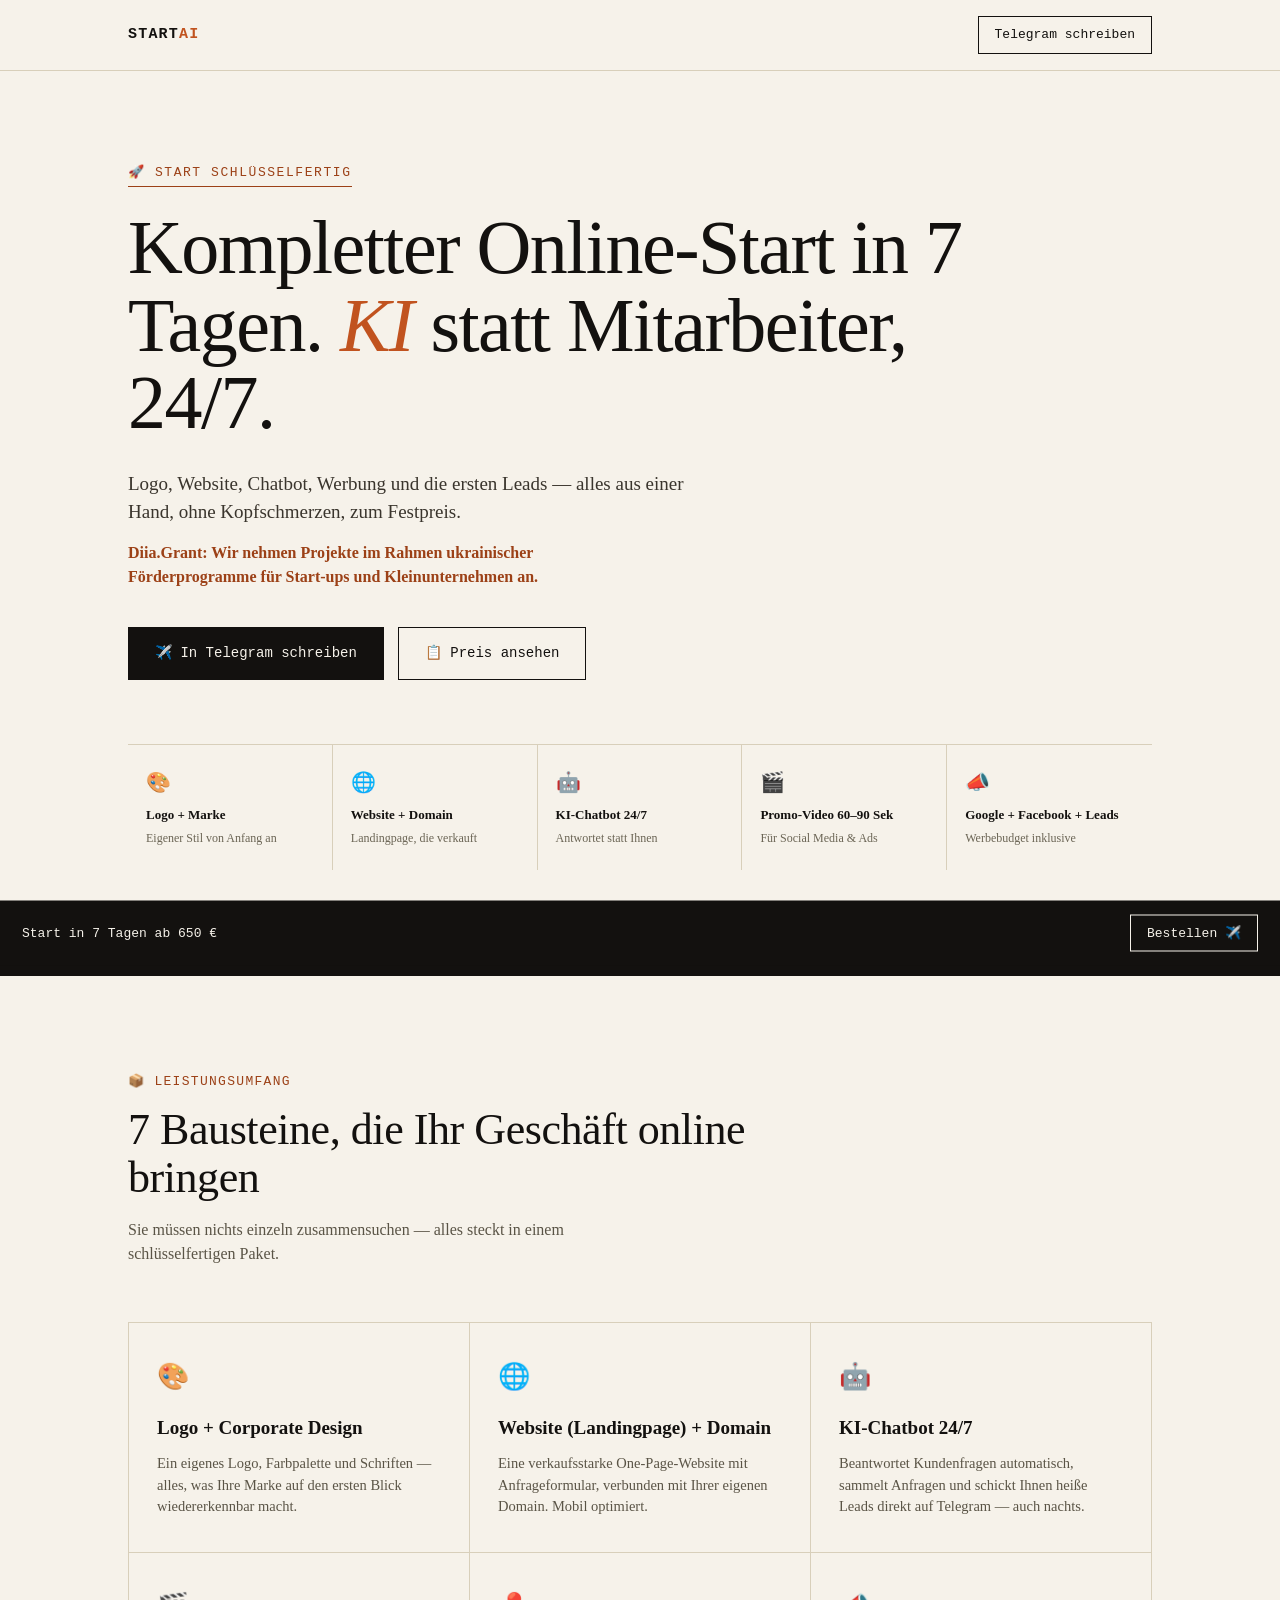
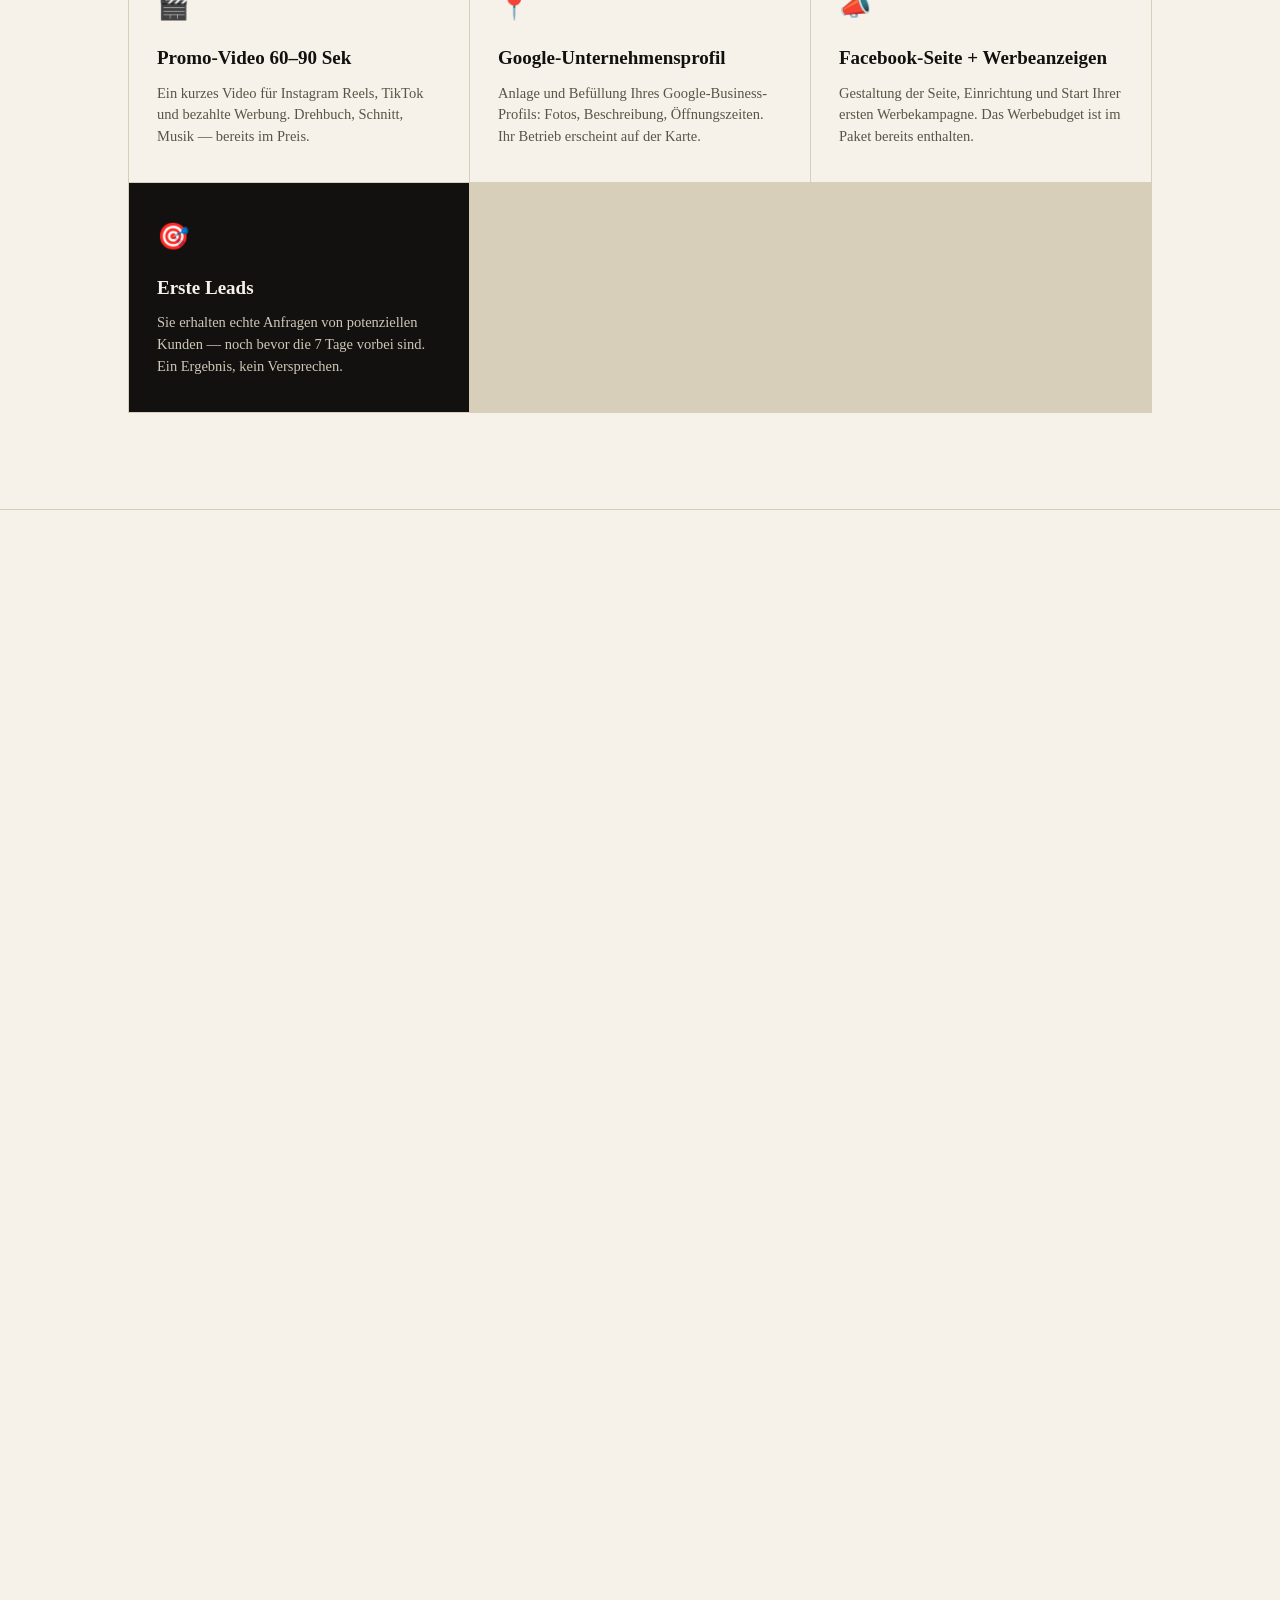
<file: start-de.html>
<!DOCTYPE html>
<html lang="de">
<head>
<meta charset="UTF-8">
<meta name="viewport" content="width=device-width, initial-scale=1.0">
<title>Website &amp; KI-Chatbot in 7 Tagen | StartAI Deutschland</title>
<meta name="description" content="Online-Start in 7 Tagen: Website, KI-Chatbot, Werbung und Leads. StartAI realisiert auch Projekte im Rahmen ukrainischer Diia-Grants für Unternehmen.">
<meta name="keywords" content="Website für Unternehmen, Landingpage, KI-Chatbot 24/7, Online-Start, Diia Grant, StartAI Deutschland">
<link rel="canonical" href="https://tishinatyt.github.io/startai/start-de.html">
<link rel="icon" href="assets/favicon.svg" type="image/svg+xml">
<meta property="og:title" content="Website &amp; KI-Chatbot in 7 Tagen | StartAI Deutschland">
<meta property="og:description" content="Online-Start mit Website, KI-Chatbot und Leads sowie Umsetzung ukrainischer Diia.Grant-Projekte.">
<meta property="og:image" content="https://tishinatyt.github.io/startai/assets/hero-econom.png">
<meta property="og:url" content="https://tishinatyt.github.io/startai/start-de.html">
<meta property="og:type" content="website">
<meta property="og:locale" content="de_DE">
<meta property="og:site_name" content="StartAI">
<meta name="twitter:card" content="summary_large_image">
<meta name="twitter:title" content="Website &amp; KI-Chatbot in 7 Tagen | StartAI Deutschland">
<meta name="twitter:description" content="Online-Start mit Website, KI-Chatbot und Leads, auch für ukrainische Diia.Grant-Projekte.">
<meta name="twitter:image" content="https://tishinatyt.github.io/startai/assets/hero-econom.png">
<script type="application/ld+json">
{"@context":"https://schema.org","@type":"Service","name":"Start schlüsselfertig","description":"Kompletter Online-Start mit Website, KI-Chatbot, Werbung und ersten Leads. StartAI nimmt auch Projekte im Rahmen des ukrainischen Diia.Grant und anderer staatlicher Programme zur Unterstützung von Start-ups und Kleinunternehmen an.","url":"https://tishinatyt.github.io/startai/start-de.html","provider":{"@type":"Organization","name":"StartAI"},"areaServed":[{"@type":"Country","name":"Deutschland"},{"@type":"Country","name":"Ukraine"}]}
</script>
<script type="application/ld+json">
{"@context":"https://schema.org","@type":"FAQPage","mainEntity":[{"@type":"Question","name":"Was kostet das StartAI-Paket?","acceptedAnswer":{"@type":"Answer","text":"Je nach Branche und Umfang kostet das Paket zwischen 650 und 900 Euro."}},{"@type":"Question","name":"Wie lange dauert der Online-Start?","acceptedAnswer":{"@type":"Answer","text":"Die Umsetzung dauert nach Abstimmung des Briefings ungefähr sieben Kalendertage."}},{"@type":"Question","name":"Was ist im Paket enthalten?","acceptedAnswer":{"@type":"Answer","text":"Logo, Landingpage, KI-Chatbot, Werbemittel, Kampagnenstart, erste Leads und Support."}},{"@type":"Question","name":"Eignet sich das Angebot für Diia.Grant-Projekte?","acceptedAnswer":{"@type":"Answer","text":"StartAI nimmt solche Projekte an; über die Förderfähigkeit entscheidet der jeweilige Programmträger."}}]}
</script>
<style>
  :root{
    --ink:#13110f;
    --paper:#f6f2ea;
    --paper-dim:#ece5d6;
    --rust:#c1531f;
    --rust-dim:#9c4117;
    --olive:#5c5a3f;
    --line:#d8cfba;
    --gold:#b9893f;
  }
  *{box-sizing:border-box;margin:0;padding:0;}
  html{scroll-behavior:smooth;}
  body{
    background:var(--paper);
    color:var(--ink);
    font-family:'Iowan Old Style','Georgia',serif;
    line-height:1.5;
    -webkit-font-smoothing:antialiased;
  }
  .mono{
    font-family:'JetBrains Mono','Courier New',monospace;
    letter-spacing:0.02em;
  }
  a{color:inherit;text-decoration:none;}
  img{max-width:100%;display:block;}
  .wrap{max-width:1080px;margin:0 auto;padding:0 28px;}

  /* HEADER */
  header.nav{
    position:sticky;top:0;z-index:50;
    background:rgba(246,242,234,0.92);
    backdrop-filter:blur(6px);
    border-bottom:1px solid var(--line);
  }
  .nav-inner{
    max-width:1080px;margin:0 auto;padding:16px 28px;
    display:flex;justify-content:space-between;align-items:center;
  }
  .brand{
    font-family:'JetBrains Mono',monospace;
    font-weight:700;font-size:15px;letter-spacing:0.08em;
    text-transform:uppercase;
  }
  .brand span{color:var(--rust);}
  .nav-cta{
    font-family:'JetBrains Mono',monospace;
    font-size:13px;
    border:1px solid var(--ink);
    padding:8px 16px;
    transition:all .2s ease;
  }
  .nav-cta:hover{background:var(--ink);color:var(--paper);}

  /* HERO */
  .hero{
    padding:88px 0 64px;
    border-bottom:1px solid var(--line);
    position:relative;
    overflow:hidden;
  }
  .eyebrow{
    font-family:'JetBrains Mono',monospace;
    font-size:13px;color:var(--rust-dim);
    text-transform:uppercase;letter-spacing:0.12em;
    margin-bottom:22px;
    display:inline-block;
    border-bottom:1px solid var(--rust-dim);
    padding-bottom:4px;
  }
  h1{
    font-size:clamp(40px,6.4vw,76px);
    font-weight:400;
    line-height:1.02;
    letter-spacing:-0.02em;
    max-width:880px;
  }
  h1 em{
    font-style:italic;
    color:var(--rust);
  }
  .hero-sub{
    margin-top:28px;
    font-size:19px;
    max-width:560px;
    color:#3a352d;
  }
  .hero-ctas{
    margin-top:38px;
    display:flex;gap:14px;flex-wrap:wrap;
  }
  .btn{
    font-family:'JetBrains Mono',monospace;
    font-size:14px;
    padding:15px 26px;
    border:1px solid var(--ink);
    transition:all .2s ease;
    display:inline-block;
  }
  .btn-solid{background:var(--ink);color:var(--paper);}
  .btn-solid:hover{background:var(--rust);border-color:var(--rust);}
  .btn-ghost:hover{background:var(--ink);color:var(--paper);}

  /* TICKER STRIP */
  .strip{
    margin-top:64px;
    border-top:1px solid var(--line);
    display:grid;
    grid-template-columns:repeat(5,1fr);
  }
  .strip-item{
    padding:22px 18px;
    border-right:1px solid var(--line);
    font-size:13px;
  }
  .strip-item:last-child{border-right:none;}
  .strip-item .ic{font-size:20px;display:block;margin-bottom:8px;}
  .strip-item b{display:block;font-weight:600;margin-bottom:4px;}
  .strip-item span.small{color:#6b6555;font-size:12px;}

  .countdown-bar{
    margin-top:0;
    background:var(--ink);
    color:var(--paper);
    text-align:center;
    padding:11px;
    font-family:'JetBrains Mono',monospace;
    font-size:13px;
    letter-spacing:0.03em;
  }

  /* SECTION GENERIC */
  section{padding:96px 0;border-bottom:1px solid var(--line);}
  .sec-label{
    font-family:'JetBrains Mono',monospace;
    font-size:13px;color:var(--rust-dim);
    text-transform:uppercase;letter-spacing:0.1em;
    margin-bottom:14px;
  }
  h2{
    font-size:clamp(28px,4vw,44px);
    font-weight:400;
    letter-spacing:-0.01em;
    max-width:680px;
    line-height:1.1;
  }
  .sec-note{
    margin-top:16px;
    max-width:520px;
    color:#5a5446;
    font-size:16px;
  }

  /* BLOCKS GRID */
  .grid7{
    margin-top:56px;
    display:grid;
    grid-template-columns:repeat(3,1fr);
    gap:1px;
    background:var(--line);
    border:1px solid var(--line);
  }
  .block{
    background:var(--paper);
    padding:34px 28px;
    min-height:200px;
    display:flex;flex-direction:column;
  }
  .block .ic{font-size:26px;margin-bottom:18px;}
  .block h3{font-size:19px;font-weight:600;margin-bottom:10px;}
  .block p{font-size:14.5px;color:#5a5446;}
  .block.accent{background:var(--ink);color:var(--paper);}
  .block.accent p{color:#cfc8b8;}

  /* PROCESS */
  .process{margin-top:56px;}
  .step{
    display:grid;
    grid-template-columns:90px 1fr;
    gap:28px;
    padding:30px 0;
    border-top:1px solid var(--line);
  }
  .step:last-child{border-bottom:1px solid var(--line);}
  .step-num{
    font-family:'JetBrains Mono',monospace;
    font-size:14px;color:var(--rust);
    padding-top:4px;
  }
  .step h3{font-size:20px;font-weight:600;margin-bottom:8px;}
  .step p{color:#5a5446;font-size:15px;max-width:560px;}

  /* PRICE */
  .price-card{
    margin-top:56px;
    border:1px solid var(--ink);
    padding:50px 44px;
    background:var(--paper-dim);
    position:relative;
  }
  .price-card::before{
    content:"";
    position:absolute;top:10px;left:10px;right:-10px;bottom:-10px;
    border:1px solid var(--rust);
    z-index:-1;
  }
  .price-top{
    display:flex;justify-content:space-between;align-items:flex-end;
    flex-wrap:wrap;gap:20px;
    border-bottom:1px solid var(--line);
    padding-bottom:28px;margin-bottom:28px;
  }
  .price-name{font-family:'JetBrains Mono',monospace;font-size:14px;text-transform:uppercase;letter-spacing:0.08em;color:var(--rust-dim);margin-bottom:10px;}
  .price-num{font-size:52px;}
  .price-from{font-size:14px;color:#6b6555;margin-top:6px;}
  .price-feat{
    display:flex;flex-wrap:wrap;gap:10px 22px;
    font-family:'JetBrains Mono',monospace;
    font-size:13px;
    margin-bottom:32px;
  }
  .price-feat span{white-space:nowrap;}
  .price-ctas{display:flex;gap:14px;flex-wrap:wrap;margin-bottom:18px;}
  .price-fine{font-size:13px;color:#6b6555;}

  /* CTA FINAL */
  .final{
    text-align:center;
    padding:110px 0;
    border-bottom:none;
  }
  .final h2{margin:0 auto;max-width:640px;}
  .final .sec-note{margin-left:auto;margin-right:auto;}
  .final .btn{margin-top:36px;font-size:15px;padding:18px 34px;}

  footer{
    padding:46px 0 30px;
    display:flex;justify-content:space-between;align-items:center;
    flex-wrap:wrap;gap:18px;
  }
  .footer-id{font-family:'JetBrains Mono',monospace;font-size:13px;}
  .footer-id b{display:block;font-size:15px;font-weight:600;font-family:'Iowan Old Style',serif;}
  .footer-copy{font-size:12.5px;color:#8a8472;font-family:'JetBrains Mono',monospace;}

  .sticky-cta{
    position:fixed;left:0;right:0;bottom:0;z-index:60;
    background:var(--ink);color:var(--paper);
    display:flex;justify-content:space-between;align-items:center;
    padding:14px 22px;
    font-family:'JetBrains Mono',monospace;
    font-size:13px;
    transform:translateY(100%);
    transition:transform .3s ease;
  }
  .sticky-cta.show{transform:translateY(0);}
  .sticky-cta a{border:1px solid var(--paper);padding:8px 16px;}
  .sticky-cta a:hover{background:var(--rust);border-color:var(--rust);}

  @media(max-width:760px){
    .strip{grid-template-columns:repeat(2,1fr);}
    .strip-item:nth-child(2n){border-right:none;}
    .grid7{grid-template-columns:1fr;}
    .step{grid-template-columns:50px 1fr;}
    .price-card{padding:34px 22px;}
    section{padding:64px 0;}
    .hero{padding:64px 0 40px;}
  }
  @media (prefers-reduced-motion: reduce){
    html{scroll-behavior:auto;}
    *{transition:none !important;}
  }
  #leistungen, #ablauf, #preis, #faq, .final, footer { content-visibility:auto; contain-intrinsic-size:700px; }
</style>
</head>
<body>

<header class="nav">
  <div class="nav-inner">
    <div class="brand">Start<span>AI</span></div>
    <a class="nav-cta" href="https://t.me/cryptomaus">Telegram schreiben</a>
  </div>
</header>

<section class="hero">
  <div class="wrap">
    <span class="eyebrow">🚀 Start schlüsselfertig</span>
    <h1>Kompletter Online&#8209;Start in 7 Tagen. <em>KI</em> statt Mitarbeiter, 24/7.</h1>
    <p class="hero-sub">Logo, Website, Chatbot, Werbung und die ersten Leads — alles aus einer Hand, ohne Kopfschmerzen, zum Festpreis.</p>
    <p class="sec-note" style="margin:14px 0 0;color:var(--rust-dim);font-weight:700;">Diia.Grant: Wir nehmen Projekte im Rahmen ukrainischer Förderprogramme für Start-ups und Kleinunternehmen an.</p>
    <div class="hero-ctas">
      <a class="btn btn-solid" href="https://t.me/cryptomaus">✈️ In Telegram schreiben</a>
      <a class="btn btn-ghost" href="#preis">📋 Preis ansehen</a>
    </div>
  </div>
  <div class="wrap">
    <div class="strip">
      <div class="strip-item"><span class="ic">🎨</span><b>Logo + Marke</b><span class="small">Eigener Stil von Anfang an</span></div>
      <div class="strip-item"><span class="ic">🌐</span><b>Website + Domain</b><span class="small">Landingpage, die verkauft</span></div>
      <div class="strip-item"><span class="ic">🤖</span><b>KI-Chatbot 24/7</b><span class="small">Antwortet statt Ihnen</span></div>
      <div class="strip-item"><span class="ic">🎬</span><b>Promo-Video 60–90 Sek</b><span class="small">Für Social Media & Ads</span></div>
      <div class="strip-item"><span class="ic">📣</span><b>Google + Facebook + Leads</b><span class="small">Werbebudget inklusive</span></div>
    </div>
  </div>
</section>

<div class="countdown-bar">⏱ Start in 7 Tagen — die Uhr läuft</div>

<section id="leistungen">
  <div class="wrap">
    <div class="sec-label">📦 Leistungsumfang</div>
    <h2>7 Bausteine, die Ihr Geschäft online bringen</h2>
    <p class="sec-note">Sie müssen nichts einzeln zusammensuchen — alles steckt in einem schlüsselfertigen Paket.</p>

    <div class="grid7">
      <div class="block">
        <span class="ic">🎨</span>
        <h3>Logo + Corporate Design</h3>
        <p>Ein eigenes Logo, Farbpalette und Schriften — alles, was Ihre Marke auf den ersten Blick wiedererkennbar macht.</p>
      </div>
      <div class="block">
        <span class="ic">🌐</span>
        <h3>Website (Landingpage) + Domain</h3>
        <p>Eine verkaufsstarke One-Page-Website mit Anfrageformular, verbunden mit Ihrer eigenen Domain. Mobil optimiert.</p>
      </div>
      <div class="block">
        <span class="ic">🤖</span>
        <h3>KI-Chatbot 24/7</h3>
        <p>Beantwortet Kundenfragen automatisch, sammelt Anfragen und schickt Ihnen heiße Leads direkt auf Telegram — auch nachts.</p>
      </div>
      <div class="block">
        <span class="ic">🎬</span>
        <h3>Promo-Video 60–90 Sek</h3>
        <p>Ein kurzes Video für Instagram Reels, TikTok und bezahlte Werbung. Drehbuch, Schnitt, Musik — bereits im Preis.</p>
      </div>
      <div class="block">
        <span class="ic">📍</span>
        <h3>Google-Unternehmensprofil</h3>
        <p>Anlage und Befüllung Ihres Google-Business-Profils: Fotos, Beschreibung, Öffnungszeiten. Ihr Betrieb erscheint auf der Karte.</p>
      </div>
      <div class="block">
        <span class="ic">📣</span>
        <h3>Facebook-Seite + Werbeanzeigen</h3>
        <p>Gestaltung der Seite, Einrichtung und Start Ihrer ersten Werbekampagne. Das Werbebudget ist im Paket bereits enthalten.</p>
      </div>
      <div class="block accent">
        <span class="ic">🎯</span>
        <h3>Erste Leads</h3>
        <p>Sie erhalten echte Anfragen von potenziellen Kunden — noch bevor die 7 Tage vorbei sind. Ein Ergebnis, kein Versprechen.</p>
      </div>
    </div>
  </div>
</section>

<section id="ablauf">
  <div class="wrap">
    <div class="sec-label">⚙️ So funktioniert's</div>
    <h2>7 Tage vom Nullpunkt bis zu echten Kunden</h2>
    <p class="sec-note">Ein einfacher Prozess: Sie kümmern sich um Ihr Geschäft, wir um den Start.</p>

    <div class="process">
      <div class="step">
        <div class="step-num">01</div>
        <div>
          <h3>Tag 1 — Kennenlernen & Briefing 📋</h3>
          <p>Wir sprechen auf Telegram, Sie erzählen von Ihrem Geschäft. Wir sammeln alle Infos: Zielgruppe, Wettbewerb, Ziele. Vertrag wird unterschrieben.</p>
        </div>
      </div>
      <div class="step">
        <div class="step-num">02</div>
        <div>
          <h3>Tag 2–3 — Marke & Inhalte 🎨</h3>
          <p>Wir entwickeln Logo, Corporate Design und Website. Parallel drehen und schneiden wir das Promo-Video.</p>
        </div>
      </div>
      <div class="step">
        <div class="step-num">03</div>
        <div>
          <h3>Tag 4–5 — KI & Social Media einrichten 🤖</h3>
          <p>Wir richten den KI-Chatbot ein, befüllen Google Business und gestalten die Facebook-Seite. Alles wird getestet.</p>
        </div>
      </div>
      <div class="step">
        <div class="step-num">04</div>
        <div>
          <h3>Tag 6–7 — Werbung starten & Leads 🚀</h3>
          <p>Wir starten die Werbeanzeigen und aktivieren den KI-Bot. Die ersten Anfragen erreichen Sie noch vor Ende des 7. Tages.</p>
        </div>
      </div>
      <div class="step">
        <div class="step-num">✓</div>
        <div>
          <h3>Übergabe & Support 🤝</h3>
          <p>Wir übergeben alle Zugänge und geben eine kurze Einweisung. 30 Tage nach dem Start beantworten wir weiter Ihre Fragen.</p>
        </div>
      </div>
    </div>
  </div>
</section>

<section id="preis">
  <div class="wrap">
    <div class="sec-label">💰 Preis</div>
    <h2>Transparenter Preis. Null versteckte Kosten</h2>

    <div class="price-card">
      <div class="price-top">
        <div>
          <div class="price-name">Paket „Start schlüsselfertig“</div>
          <div class="price-num">ab 650 €</div>
          <div class="price-from">Je nach Branche und Umfang — 650 bis 900 €</div>
        </div>
        <div class="mono" style="font-size:14px;color:var(--rust-dim);">⚡ Voller Start in 7 Kalendertagen</div>
      </div>
      <div class="price-feat">
        <span>🎨 Logo + Design</span>
        <span>🌐 Website + Domain</span>
        <span>🤖 KI-Chatbot</span>
        <span>🎬 Promo-Video</span>
        <span>📍 Google Business</span>
        <span>📣 Facebook + Ads</span>
        <span>🎯 Erste Leads</span>
        <span>📞 30 Tage Support</span>
      </div>
      <div class="price-ctas">
        <a class="btn btn-solid" href="https://t.me/cryptomaus">✈️ Über Telegram bestellen</a>
        <a class="btn btn-ghost" href="https://t.me/cryptomaus">📋 Briefing ausfüllen</a>
      </div>
      <div class="price-fine">🔒 Vertrag + Teilanzahlung · Restzahlung nach Abnahme · Remote, weltweit</div>
    </div>
  </div>
</section>

<section id="faq">
  <div class="wrap">
    <div class="sec-label">FAQ</div>
    <h2>Website, KI-Chatbot und Diia.Grant: häufige Fragen</h2>
    <div class="grid7">
      <article class="block"><h3>Was kostet das Paket?</h3><p>Je nach Branche und Umfang kostet es zwischen 650 und 900 Euro.</p></article>
      <article class="block"><h3>Wie lange dauert der Start?</h3><p>Nach dem Briefing dauert die Umsetzung ungefähr sieben Kalendertage.</p></article>
      <article class="block"><h3>Was ist enthalten?</h3><p>Logo, Landingpage, KI-Chatbot, Werbung, erste Leads und Support.</p></article>
      <article class="block"><h3>Passt es zu Diia.Grant?</h3><p>Wir nehmen solche Projekte an; die Förderfähigkeit bestimmt der jeweilige Programmträger.</p></article>
    </div>
    <p class="sec-note" style="margin-top:24px;">Weitere StartAI-Angebote: <a href="index.html" lang="uk">Pakete in der Ukraine</a> · <a href="econom.html" lang="uk">Paket Econom</a> · <a href="start-de2.html">alternative deutsche Präsentation</a></p>
  </div>
</section>

<section class="final" id="kontakt" style="border-bottom:1px solid var(--line);">
  <div class="wrap">
    <div class="sec-label">🔥 Bereit zu starten?</div>
    <h2>Ihr Geschäft kann schon in einer Woche online sein</h2>
    <p class="sec-note">Schreiben Sie jetzt — erzählen Sie von Ihrer Idee, wir berechnen den genauen Preis.</p>
    <a class="btn btn-solid" href="https://t.me/cryptomaus">✈️ Dmytro auf Telegram schreiben</a>
  </div>
</section>

<footer>
  <div class="wrap" style="display:flex;justify-content:space-between;align-items:center;flex-wrap:wrap;gap:18px;width:100%;">
    <div class="footer-id">
      <b>👤 Dmytro</b>
      📍 Online · weltweit erreichbar · ✈️ <a href="https://t.me/cryptomaus">@cryptomaus</a>
    </div>
    <div class="footer-copy">© 2026 · Start schlüsselfertig · Dmytro</div>
  </div>
</footer>

<div class="sticky-cta" id="stickyCta">
  <span>Start in 7 Tagen ab 650 €</span>
  <a href="https://t.me/cryptomaus">Bestellen ✈️</a>
</div>

<script>
  const sticky = document.getElementById('stickyCta');
  const priceSection = document.getElementById('preis');
  window.addEventListener('scroll', () => {
    const trigger = window.innerHeight * 1.2;
    if (window.scrollY > trigger) {
      sticky.classList.add('show');
    } else {
      sticky.classList.remove('show');
    }
  }, { passive: true });
</script>

</body>
</html>
</file>
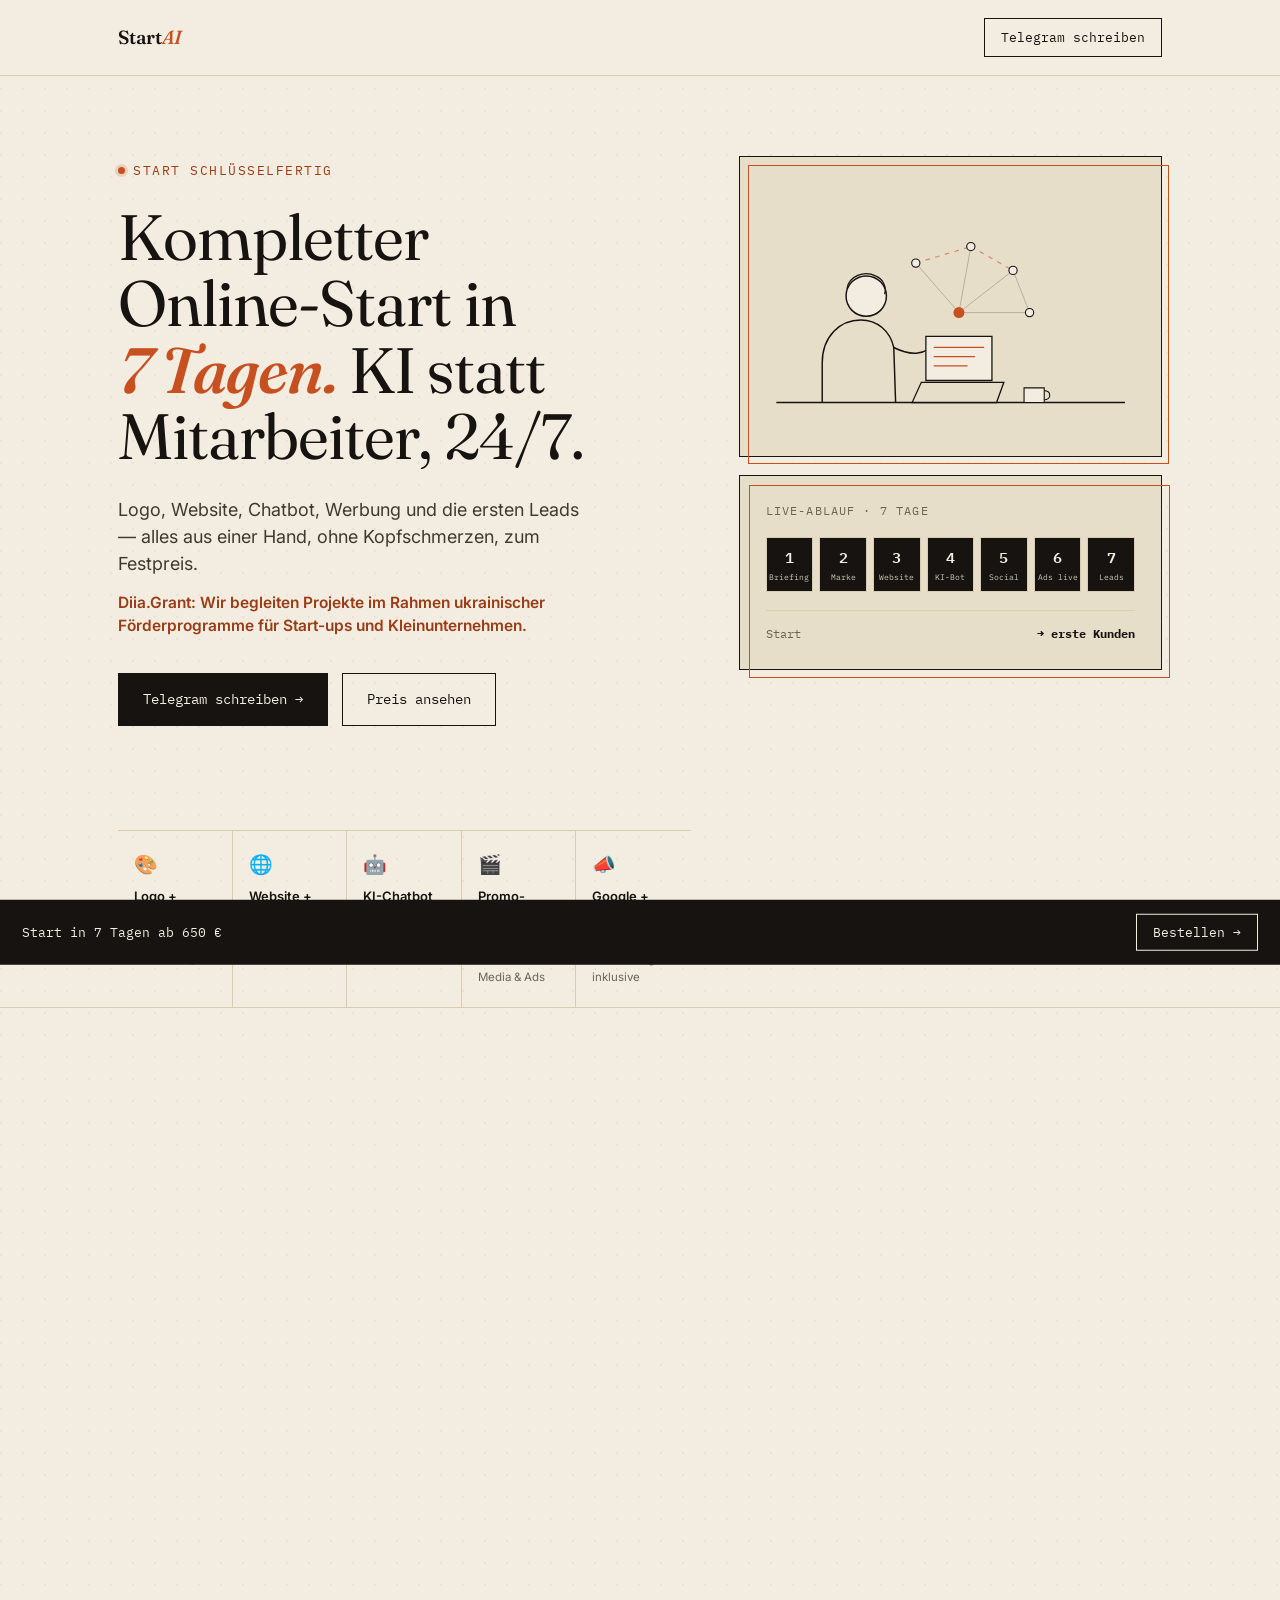
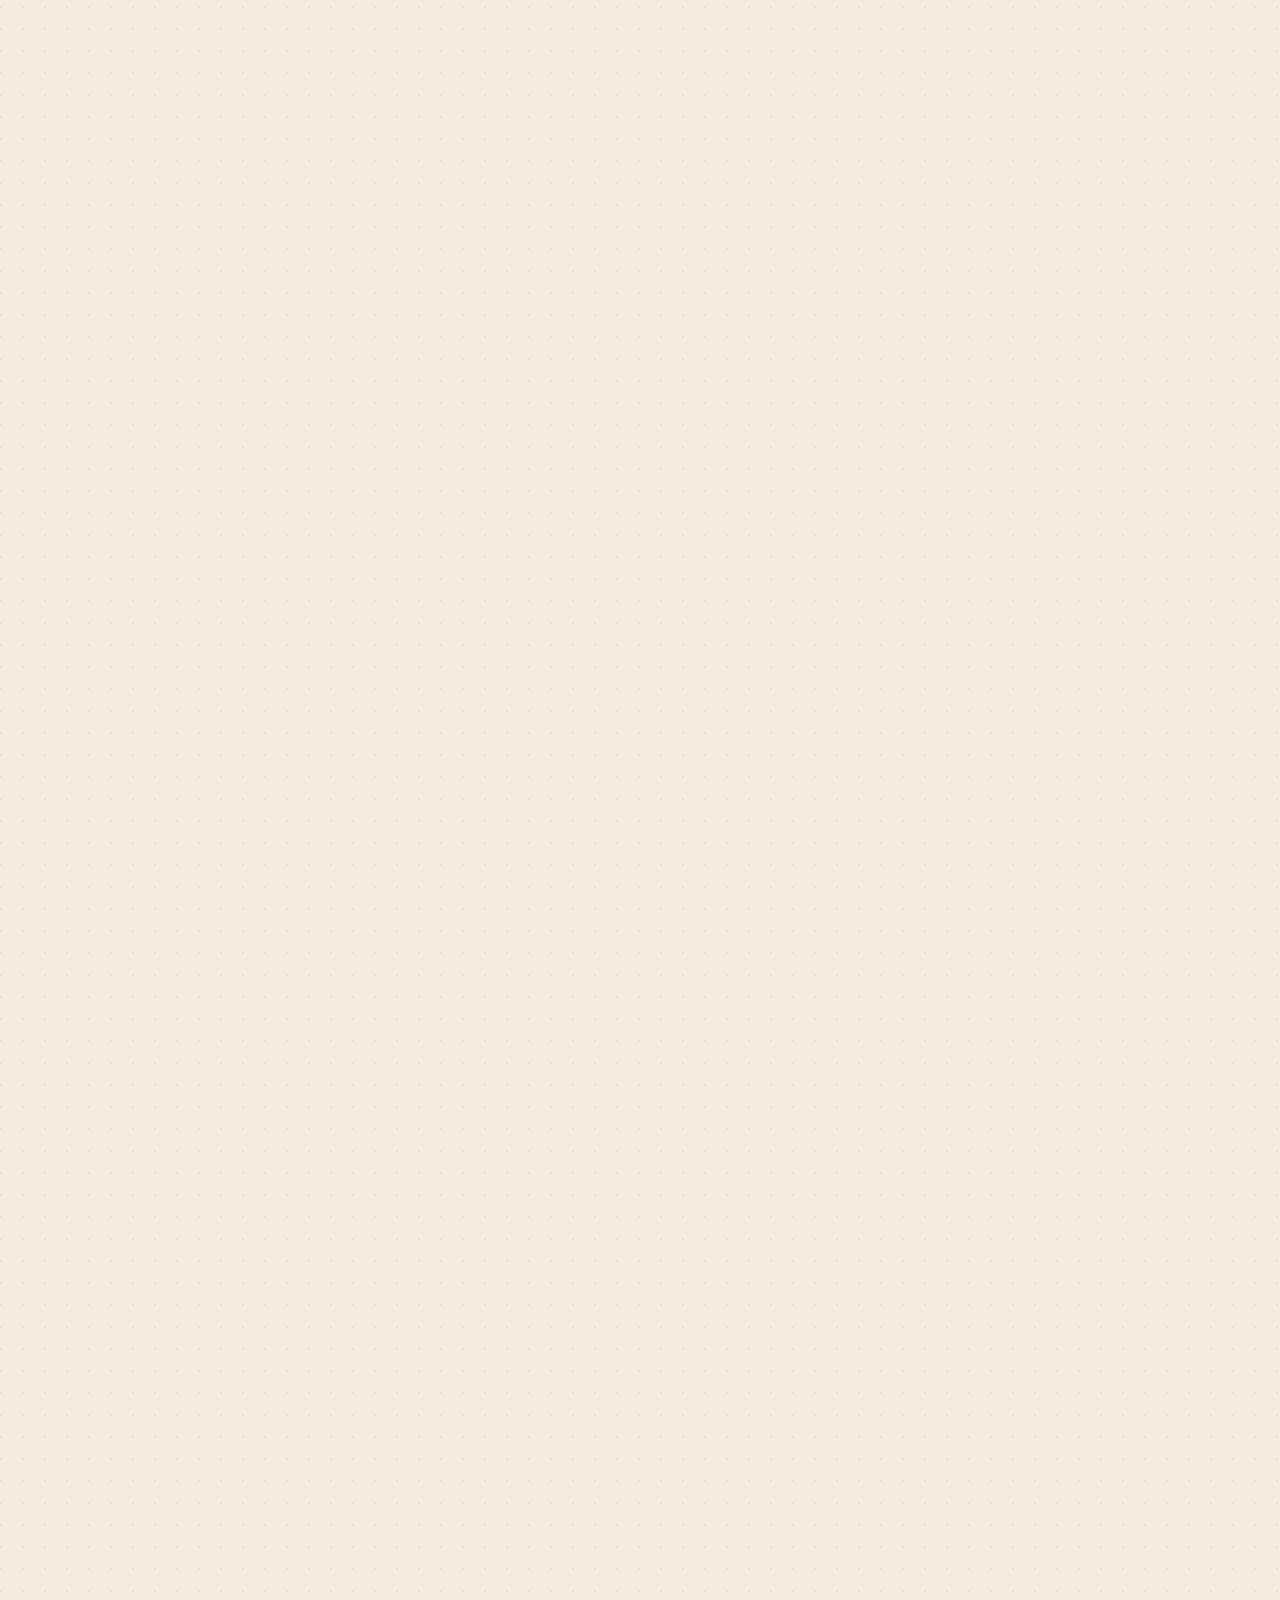
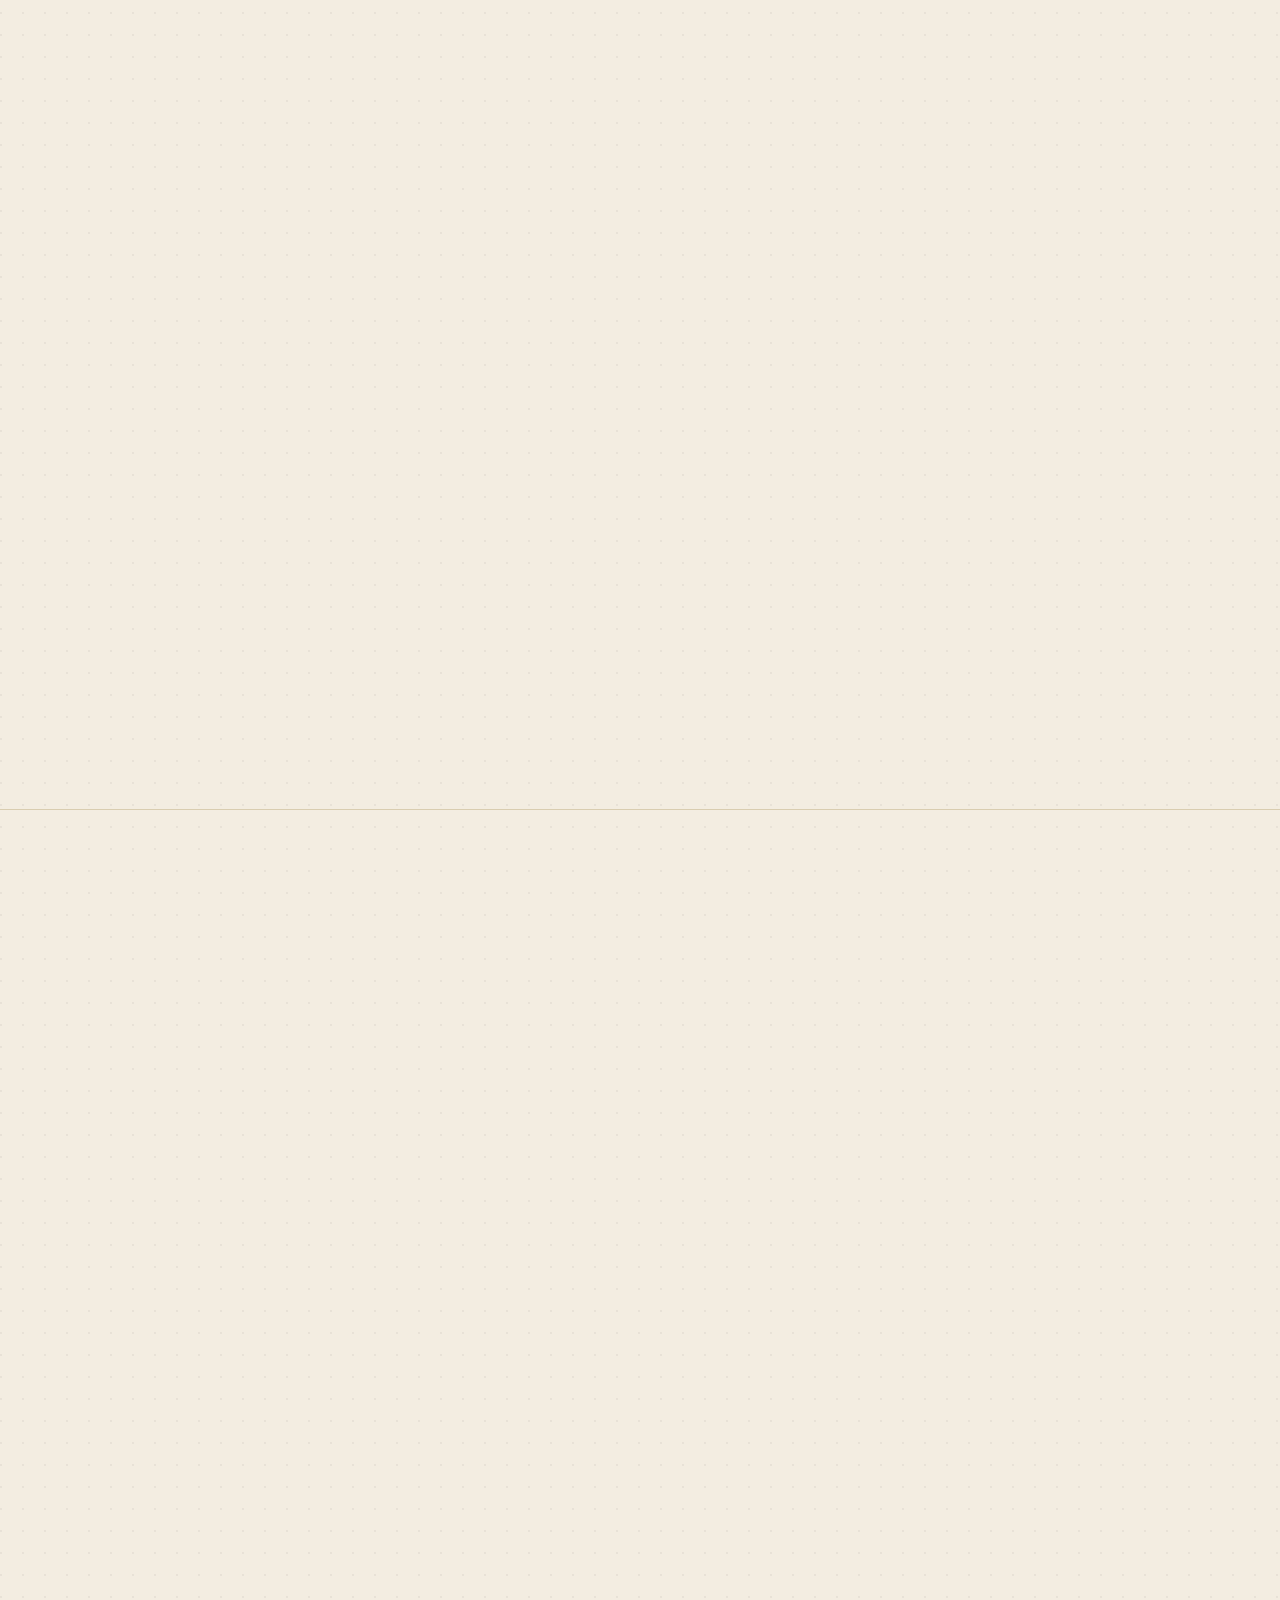
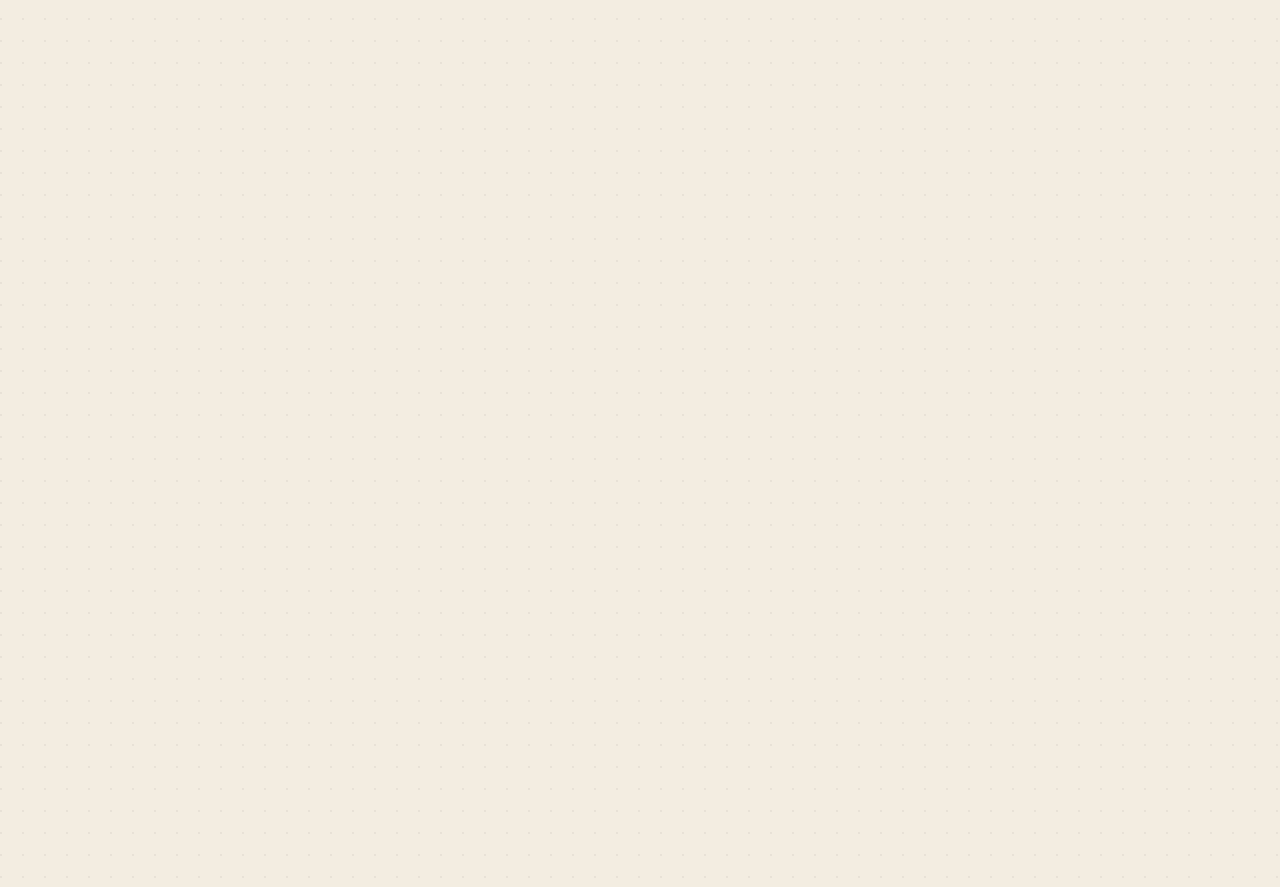
<file: start-de2.html>
<!DOCTYPE html>
<html lang="de">
<head>
<meta charset="UTF-8">
<meta name="viewport" content="width=device-width, initial-scale=1.0">
<title>Digitaler Geschäftsstart mit KI in 7 Tagen | StartAI</title>
<meta name="description" content="Website, KI-Chatbot und Leads in 7 Tagen aus einer Hand. StartAI begleitet auch Projekte für ukrainische Diia-Grants und staatliche Gründerprogramme.">
<meta name="keywords" content="digitaler Geschäftsstart, Website, Landingpage, KI-Chatbot 24/7, Gründerförderung, Diia Grant, StartAI">
<link rel="canonical" href="https://tishinatyt.github.io/startai/start-de2.html">
<link rel="icon" href="assets/favicon.svg" type="image/svg+xml">
<meta property="og:title" content="Digitaler Geschäftsstart mit KI in 7 Tagen | StartAI">
<meta property="og:description" content="Website, KI-Chatbot und Leads aus einer Hand, auch für ukrainische Diia.Grant-Projekte.">
<meta property="og:image" content="https://tishinatyt.github.io/startai/assets/hero-econom.png">
<meta property="og:url" content="https://tishinatyt.github.io/startai/start-de2.html">
<meta property="og:type" content="website">
<meta property="og:locale" content="de_DE">
<meta property="og:site_name" content="StartAI">
<meta name="twitter:card" content="summary_large_image">
<meta name="twitter:title" content="Digitaler Geschäftsstart mit KI in 7 Tagen | StartAI">
<meta name="twitter:description" content="Website, KI-Chatbot und Leads in sieben Tagen, auch für ukrainische Diia.Grant-Projekte.">
<meta name="twitter:image" content="https://tishinatyt.github.io/startai/assets/hero-econom.png">
<script type="application/ld+json">
{"@context":"https://schema.org","@type":"Service","name":"Digitaler Geschäftsstart mit KI","description":"Website, KI-Chatbot und erste Leads in sieben Tagen. StartAI begleitet auch Projekte im Rahmen des ukrainischen Diia.Grant und anderer staatlicher Programme für Start-ups und Kleinunternehmen.","url":"https://tishinatyt.github.io/startai/start-de2.html","provider":{"@type":"Organization","name":"StartAI"},"areaServed":[{"@type":"Country","name":"Deutschland"},{"@type":"Country","name":"Ukraine"}]}
</script>
<script type="application/ld+json">
{"@context":"https://schema.org","@type":"FAQPage","mainEntity":[{"@type":"Question","name":"Was kostet der digitale Geschäftsstart?","acceptedAnswer":{"@type":"Answer","text":"Der Preis liegt je nach Branche und Umfang zwischen 650 und 900 Euro."}},{"@type":"Question","name":"Wann ist die Umsetzung fertig?","acceptedAnswer":{"@type":"Answer","text":"Die Umsetzung dauert nach dem Briefing ungefähr sieben Kalendertage."}},{"@type":"Question","name":"Welche Leistungen sind enthalten?","acceptedAnswer":{"@type":"Answer","text":"Enthalten sind Markenauftritt, Landingpage, KI-Chatbot, Werbung, erste Leads und Support."}},{"@type":"Question","name":"Kann StartAI ein Diia.Grant-Projekt umsetzen?","acceptedAnswer":{"@type":"Answer","text":"StartAI nimmt solche Projekte an; die Förderentscheidung bleibt beim zuständigen Programmträger."}}]}
</script>
<link rel="preconnect" href="https://fonts.googleapis.com">
<link rel="preconnect" href="https://fonts.gstatic.com" crossorigin>
<link href="https://fonts.googleapis.com/css2?family=Fraunces:ital,opsz,wght@0,9..144,380;0,9..144,560;1,9..144,420&family=IBM+Plex+Mono:wght@400;500;600&family=Inter:wght@400;500;600&display=swap" rel="stylesheet">
<style>
  :root{
    --ink:#161310;
    --paper:#f3ede1;
    --paper-dim:#e7dec9;
    --rust:#c6501f;
    --rust-dim:#9a3c16;
    --line:#d9cdb0;
    --gold:#b9893f;
    --green:#3f5b3f;
  }
  *{box-sizing:border-box;margin:0;padding:0;}
  html{scroll-behavior:smooth;}
  body{
    background:
      radial-gradient(circle at 1px 1px, rgba(22,19,16,0.05) 1px, transparent 0) 0 0/22px 22px,
      var(--paper);
    color:var(--ink);
    font-family:'Inter',-apple-system,sans-serif;
    line-height:1.5;
    -webkit-font-smoothing:antialiased;
    overflow-x:hidden;
  }
  .display{font-family:'Fraunces',serif;}
  .mono{font-family:'IBM Plex Mono',monospace;letter-spacing:0.02em;}
  a{color:inherit;text-decoration:none;}
  img,svg{max-width:100%;display:block;}
  .wrap{max-width:1100px;margin:0 auto;padding:0 28px;}

  [data-reveal]{
    opacity:0;
    transform:translateY(18px);
    transition:opacity .7s ease, transform .7s ease;
  }
  [data-reveal].in{opacity:1;transform:translateY(0);}

  /* HEADER */
  header.nav{
    position:sticky;top:0;z-index:50;
    background:rgba(243,237,225,0.9);
    backdrop-filter:blur(8px);
    border-bottom:1px solid var(--line);
  }
  .nav-inner{
    max-width:1100px;margin:0 auto;padding:18px 28px;
    display:flex;justify-content:space-between;align-items:center;
  }
  .brand{
    font-family:'Fraunces',serif;
    font-weight:560;font-size:19px;letter-spacing:-0.01em;
  }
  .brand i{
    font-style:italic;color:var(--rust);
  }
  .nav-cta{
    font-family:'IBM Plex Mono',monospace;
    font-size:12.5px;
    border:1px solid var(--ink);
    padding:9px 16px;
    transition:all .2s ease;
  }
  .nav-cta:hover{background:var(--ink);color:var(--paper);}

  /* HERO */
  .hero{
    padding:80px 0 0;
    border-bottom:1px solid var(--line);
    position:relative;
    overflow:hidden;
  }

  .illu-box{
    border:1px solid var(--ink);
    background:var(--paper-dim);
    padding:18px 18px 6px;
    margin-bottom:18px;
    position:relative;
  }
  .illu-box::before{
    content:"";position:absolute;top:8px;left:8px;right:-8px;bottom:-8px;
    border:1px solid var(--rust);z-index:-1;
  }
  .hero-illu{ width:100%; height:auto; display:block; }
  .type-line{
    stroke-dasharray:60;
    animation:typeBlink 4s ease-in-out infinite;
  }
  .ai-ln{
    stroke:var(--ink);
    stroke-width:1;
    opacity:0.25;
  }
  .ai-ln.ai-active{
    stroke:var(--rust);
    stroke-width:1.3;
    opacity:0.6;
    stroke-dasharray:5 6;
    animation:dash 10s linear infinite;
  }
  .ai-nd{
    fill:var(--paper);
    stroke:var(--ink);
    stroke-width:1.2;
  }
  .ai-core{
    fill:var(--rust);
    animation:corepulse 3s ease-in-out infinite;
  }
  @keyframes typeBlink{
    0%,100%{ opacity:1; }
    50%{ opacity:0.45; }
  }
  @keyframes dash{ to{ stroke-dashoffset:-110; } }
  @keyframes corepulse{
    0%,100%{ r:6; opacity:1; }
    50%{ r:7.5; opacity:0.7; }
  }
  @media (prefers-reduced-motion: reduce){
    .ai-ln.ai-active{ animation:none; }
    .ai-core{ animation:none; }
    .type-line{ animation:none; }
  }
  .hero-grid{
    display:grid;
    grid-template-columns:1.15fr 0.85fr;
    gap:48px;
    align-items:start;
    position:relative;
    z-index:1;
  }
  .eyebrow{
    font-family:'IBM Plex Mono',monospace;
    font-size:12.5px;color:var(--rust-dim);
    text-transform:uppercase;letter-spacing:0.12em;
    margin-bottom:24px;
    display:inline-flex;align-items:center;gap:8px;
  }
  .eyebrow::before{
    content:"";width:7px;height:7px;border-radius:50%;
    background:var(--rust);
    box-shadow:0 0 0 3px rgba(198,80,31,0.18);
  }
  h1{
    font-family:'Fraunces',serif;
    font-size:clamp(38px,5.2vw,64px);
    font-weight:380;
    line-height:1.04;
    letter-spacing:-0.015em;
  }
  h1 i{font-style:italic;font-weight:560;color:var(--rust);}
  .hero-sub{
    margin-top:26px;
    font-size:18px;
    max-width:480px;
    color:#3f3a30;
  }
  .hero-ctas{
    margin-top:36px;
    display:flex;gap:14px;flex-wrap:wrap;
  }
  .btn{
    font-family:'IBM Plex Mono',monospace;
    font-size:13.5px;
    padding:15px 24px;
    border:1px solid var(--ink);
    transition:all .2s ease;
    display:inline-block;
  }
  .btn-solid{background:var(--ink);color:var(--paper);}
  .btn-solid:hover{background:var(--rust);border-color:var(--rust);transform:translateY(-1px);}
  .btn-ghost:hover{background:var(--ink);color:var(--paper);}

  /* SIGNATURE: 7-day countdown */
  .countdown-box{
    border:1px solid var(--ink);
    background:var(--paper-dim);
    padding:26px;
    position:relative;
  }
  .countdown-box::before{
    content:"";position:absolute;top:9px;left:9px;right:-9px;bottom:-9px;
    border:1px solid var(--rust);z-index:-1;
  }
  .countdown-label{
    font-family:'IBM Plex Mono',monospace;
    font-size:11.5px;text-transform:uppercase;letter-spacing:0.1em;
    color:#6b6555;margin-bottom:18px;
  }
  .countdown-days{
    display:grid;
    grid-template-columns:repeat(7,1fr);
    gap:6px;
    margin-bottom:18px;
  }
  .day-cell{
    aspect-ratio:1/1.15;
    border:1px solid var(--line);
    display:flex;flex-direction:column;align-items:center;justify-content:center;
    font-family:'IBM Plex Mono',monospace;
    background:var(--paper);
    position:relative;
  }
  .day-cell .num{font-size:15px;font-weight:600;}
  .day-cell .tag{font-size:8px;margin-top:3px;color:#8a8472;text-align:center;line-height:1.1;}
  .day-cell.lit{
    background:var(--ink);color:var(--paper);
    animation:pulseDay 9s ease-in-out infinite;
  }
  .day-cell.lit .tag{color:#cfc8b8;}
  .day-cell:nth-child(1).lit{animation-delay:0s;}
  .day-cell:nth-child(2).lit{animation-delay:1.1s;}
  .day-cell:nth-child(3).lit{animation-delay:2.2s;}
  .day-cell:nth-child(4).lit{animation-delay:3.3s;}
  .day-cell:nth-child(5).lit{animation-delay:4.4s;}
  .day-cell:nth-child(6).lit{animation-delay:5.5s;}
  .day-cell:nth-child(7).lit{animation-delay:6.6s;}
  @keyframes pulseDay{
    0%,85%,100%{background:var(--ink);}
    8%,15%{background:var(--rust);}
  }
  .countdown-foot{
    font-family:'IBM Plex Mono',monospace;
    font-size:12px;color:#6b6555;
    display:flex;justify-content:space-between;
    border-top:1px solid var(--line);
    padding-top:14px;
  }
  .countdown-foot b{color:var(--ink);}

  @media (prefers-reduced-motion: reduce){
    .day-cell.lit{animation:none;background:var(--rust);}
  }

  /* STRIP */
  .strip{
    margin-top:56px;
    border-top:1px solid var(--line);
    display:grid;
    grid-template-columns:repeat(5,1fr);
  }
  .strip-item{
    padding:20px 16px;
    border-right:1px solid var(--line);
    font-size:12.5px;
  }
  .strip-item:last-child{border-right:none;}
  .strip-item .ic{font-size:19px;display:block;margin-bottom:8px;}
  .strip-item b{display:block;font-weight:600;margin-bottom:4px;font-size:13px;}
  .strip-item span.small{color:#6b6555;font-size:11.5px;}

  /* SECTION GENERIC */
  section{padding:104px 0;border-bottom:1px solid var(--line);}
  .sec-label{
    font-family:'IBM Plex Mono',monospace;
    font-size:12.5px;color:var(--rust-dim);
    text-transform:uppercase;letter-spacing:0.1em;
    margin-bottom:16px;
  }
  h2{
    font-family:'Fraunces',serif;
    font-size:clamp(28px,3.6vw,42px);
    font-weight:380;
    letter-spacing:-0.01em;
    max-width:680px;
    line-height:1.1;
  }
  .sec-note{
    margin-top:16px;
    max-width:520px;
    color:#5a5446;
    font-size:15.5px;
  }

  /* BLOCKS — asymmetric */
  .grid7{
    margin-top:56px;
    display:grid;
    grid-template-columns:repeat(6,1fr);
    gap:1px;
    background:var(--line);
    border:1px solid var(--line);
  }
  .block{
    background:var(--paper);
    padding:32px 26px;
    min-height:190px;
    display:flex;flex-direction:column;
    grid-column:span 2;
    transition:background .25s ease;
  }
  .block:hover{background:var(--paper-dim);}
  .block:nth-child(1){grid-column:span 3;}
  .block:nth-child(2){grid-column:span 3;}
  .block:nth-child(6){grid-column:span 4;}
  .block:nth-child(7){grid-column:span 2;}
  .block .ic{font-size:25px;margin-bottom:18px;}
  .block .step-no{
    font-family:'IBM Plex Mono',monospace;font-size:11px;color:var(--rust);
    margin-bottom:8px;
  }
  .block h3{font-family:'Fraunces',serif;font-size:19px;font-weight:560;margin-bottom:10px;}
  .block p{font-size:14px;color:#5a5446;}
  .block.accent{background:var(--ink);color:var(--paper);}
  .block.accent:hover{background:#221d17;}
  .block.accent p{color:#cfc8b8;}
  .block.accent .step-no{color:var(--gold);}

  @media(max-width:760px){
    .grid7{grid-template-columns:1fr;}
    .block,.block:nth-child(1),.block:nth-child(2),.block:nth-child(6),.block:nth-child(7){grid-column:span 1;}
  }

  /* PROCESS */
  .process{margin-top:56px;}
  .step{
    display:grid;
    grid-template-columns:64px 1fr;
    gap:26px;
    padding:28px 0;
    border-top:1px solid var(--line);
  }
  .step:last-child{border-bottom:1px solid var(--line);}
  .step-num{
    font-family:'Fraunces',serif;
    font-style:italic;
    font-size:26px;color:var(--rust);
    padding-top:2px;
  }
  .step h3{font-family:'Fraunces',serif;font-size:20px;font-weight:560;margin-bottom:8px;}
  .step p{color:#5a5446;font-size:14.5px;max-width:560px;}

  /* PRICE */
  .price-card{
    margin-top:56px;
    border:1px solid var(--ink);
    padding:48px 42px;
    background:var(--paper-dim);
    position:relative;
    overflow:hidden;
  }
  .price-card::before{
    content:"";
    position:absolute;top:9px;left:9px;right:-9px;bottom:-9px;
    border:1px solid var(--rust);
    z-index:-1;
  }
  .price-card::after{
    content:"7 TAGE";
    position:absolute;top:18px;right:-46px;
    background:var(--rust);color:var(--paper);
    font-family:'IBM Plex Mono',monospace;
    font-size:11px;letter-spacing:0.1em;
    padding:5px 50px;
    transform:rotate(38deg);
  }
  .price-top{
    display:flex;justify-content:space-between;align-items:flex-end;
    flex-wrap:wrap;gap:20px;
    border-bottom:1px solid var(--line);
    padding-bottom:28px;margin-bottom:28px;
  }
  .price-name{font-family:'IBM Plex Mono',monospace;font-size:13px;text-transform:uppercase;letter-spacing:0.08em;color:var(--rust-dim);margin-bottom:10px;}
  .price-num{font-family:'Fraunces',serif;font-size:50px;font-weight:380;}
  .price-from{font-size:13.5px;color:#6b6555;margin-top:6px;}
  .price-feat{
    display:flex;flex-wrap:wrap;gap:10px 22px;
    font-family:'IBM Plex Mono',monospace;
    font-size:12.5px;
    margin-bottom:32px;
  }
  .price-feat span{white-space:nowrap;}
  .price-ctas{display:flex;gap:14px;flex-wrap:wrap;margin-bottom:18px;}
  .price-fine{font-size:12.5px;color:#6b6555;}

  /* FINAL */
  .final{
    text-align:center;
    padding:120px 0;
    border-bottom:none;
    position:relative;
  }
  .final h2{margin:0 auto;max-width:640px;}
  .final .sec-note{margin-left:auto;margin-right:auto;}
  .final .btn{margin-top:36px;font-size:14.5px;padding:18px 32px;}

  footer{
    padding:46px 0 30px;
    display:flex;justify-content:space-between;align-items:center;
    flex-wrap:wrap;gap:18px;
  }
  .footer-id{font-family:'IBM Plex Mono',monospace;font-size:12.5px;}
  .footer-id b{display:block;font-size:15px;font-weight:560;font-family:'Fraunces',serif;}
  .footer-copy{font-size:12px;color:#8a8472;font-family:'IBM Plex Mono',monospace;}

  .sticky-cta{
    position:fixed;left:0;right:0;bottom:0;z-index:60;
    background:var(--ink);color:var(--paper);
    display:flex;justify-content:space-between;align-items:center;
    padding:14px 22px;
    font-family:'IBM Plex Mono',monospace;
    font-size:12.5px;
    transform:translateY(100%);
    transition:transform .3s ease;
  }
  .sticky-cta.show{transform:translateY(0);}
  .sticky-cta a{border:1px solid var(--paper);padding:8px 16px;}
  .sticky-cta a:hover{background:var(--rust);border-color:var(--rust);}

  @media(max-width:860px){
    .hero-grid{grid-template-columns:1fr;}
  }
  @media(max-width:760px){
    .strip{grid-template-columns:repeat(2,1fr);}
    .strip-item:nth-child(2n){border-right:none;}
    .step{grid-template-columns:40px 1fr;}
    .price-card{padding:34px 22px;}
    section{padding:64px 0;}
    .hero{padding:56px 0 0;}
  }
  @media (prefers-reduced-motion: reduce){
    html{scroll-behavior:auto;}
    *{transition:none !important;}
    [data-reveal]{opacity:1;transform:none;}
  }
  #leistungen, #ablauf, #preis, #faq, .final, footer { content-visibility:auto; contain-intrinsic-size:700px; }
</style>
</head>
<body>

<header class="nav">
  <div class="nav-inner">
    <div class="brand">Start<i>AI</i></div>
    <a class="nav-cta" href="https://t.me/cryptomaus">Telegram schreiben</a>
  </div>
</header>

<section class="hero">
  <div class="wrap">
    <div class="hero-grid">
      <div>
        <span class="eyebrow">Start schlüsselfertig</span>
        <h1>Kompletter Online&#8209;Start in <i>7&nbsp;Tagen.</i> KI statt Mitarbeiter, 24/7.</h1>
        <p class="hero-sub">Logo, Website, Chatbot, Werbung und die ersten Leads — alles aus einer Hand, ohne Kopfschmerzen, zum Festpreis.</p>
        <p class="sec-note" style="margin:14px 0 0;color:var(--rust-dim);font-weight:600;">Diia.Grant: Wir begleiten Projekte im Rahmen ukrainischer Förderprogramme für Start-ups und Kleinunternehmen.</p>
        <div class="hero-ctas">
          <a class="btn btn-solid" href="https://t.me/cryptomaus">Telegram schreiben →</a>
          <a class="btn btn-ghost" href="#preis">Preis ansehen</a>
        </div>
      </div>

      <div>
        <div class="illu-box" data-reveal>
          <svg class="hero-illu" viewBox="0 0 420 300" xmlns="http://www.w3.org/2000/svg" aria-hidden="true">
            <!-- desk -->
            <line x1="20" y1="248" x2="400" y2="248" stroke="var(--ink)" stroke-width="1.4"/>
            <!-- person silhouette, side view, sitting -->
            <path d="M70 248 L70 205 C70 175 90 158 112 158 C130 158 144 170 148 188 L150 248"
                  fill="none" stroke="var(--ink)" stroke-width="1.6" stroke-linejoin="round"/>
            <circle cx="118" cy="132" r="22" fill="var(--paper)" stroke="var(--ink)" stroke-width="1.6"/>
            <path d="M97 124 C99 110 116 104 128 110 C138 114 140 124 138 130"
                  fill="none" stroke="var(--ink)" stroke-width="1.4"/>
            <path d="M148 188 C168 198 182 196 196 182" fill="none" stroke="var(--ink)" stroke-width="1.6" stroke-linecap="round"/>

            <!-- laptop -->
            <path d="M178 226 L268 226 L260 248 L168 248 Z" fill="var(--paper-dim)" stroke="var(--ink)" stroke-width="1.4"/>
            <path d="M183 224 L183 176 L255 176 L255 224 Z" fill="var(--paper)" stroke="var(--ink)" stroke-width="1.4"/>
            <path d="M192 188 L246 188 M192 198 L236 198 M192 208 L228 208" stroke="var(--rust)" stroke-width="1.3" stroke-linecap="round" class="type-line"/>

            <!-- coffee cup -->
            <path d="M290 232 L290 248 L312 248 L312 232 Z" fill="var(--paper)" stroke="var(--ink)" stroke-width="1.2"/>
            <path d="M312 235 C320 235 320 245 312 245" fill="none" stroke="var(--ink)" stroke-width="1.2"/>

            <!-- abstract AI nodes floating above screen -->
            <g class="ai-nodes">
              <line class="ai-ln" x1="219" y1="150" x2="172" y2="96"/>
              <line class="ai-ln" x1="219" y1="150" x2="232" y2="78"/>
              <line class="ai-ln" x1="219" y1="150" x2="278" y2="104"/>
              <line class="ai-ln" x1="219" y1="150" x2="296" y2="150"/>
              <line class="ai-ln ai-active" x1="172" y1="96" x2="232" y2="78"/>
              <line class="ai-ln ai-active" x1="232" y1="78" x2="278" y2="104"/>
              <line class="ai-ln" x1="278" y1="104" x2="296" y2="150"/>

              <circle class="ai-nd" cx="172" cy="96" r="4.5"/>
              <circle class="ai-nd" cx="232" cy="78" r="4.5"/>
              <circle class="ai-nd" cx="278" cy="104" r="4.5"/>
              <circle class="ai-nd" cx="296" cy="150" r="4.5"/>
              <circle class="ai-core" cx="219" cy="150" r="6"/>
            </g>
          </svg>
        </div>

        <div class="countdown-box" data-reveal>
          <div class="countdown-label">Live-Ablauf · 7 Tage</div>
          <div class="countdown-days">
            <div class="day-cell lit"><span class="num">1</span><span class="tag">Briefing</span></div>
            <div class="day-cell lit"><span class="num">2</span><span class="tag">Marke</span></div>
            <div class="day-cell lit"><span class="num">3</span><span class="tag">Website</span></div>
            <div class="day-cell lit"><span class="num">4</span><span class="tag">KI-Bot</span></div>
            <div class="day-cell lit"><span class="num">5</span><span class="tag">Social</span></div>
            <div class="day-cell lit"><span class="num">6</span><span class="tag">Ads live</span></div>
            <div class="day-cell lit"><span class="num">7</span><span class="tag">Leads</span></div>
          </div>
          <div class="countdown-foot">
            <span>Start</span>
            <span><b>→ erste Kunden</b></span>
          </div>
        </div>
      </div>

    <div class="strip">
      <div class="strip-item"><span class="ic">🎨</span><b>Logo + Marke</b><span class="small">Eigener Stil von Anfang an</span></div>
      <div class="strip-item"><span class="ic">🌐</span><b>Website + Domain</b><span class="small">Landingpage, die verkauft</span></div>
      <div class="strip-item"><span class="ic">🤖</span><b>KI-Chatbot 24/7</b><span class="small">Antwortet statt Ihnen</span></div>
      <div class="strip-item"><span class="ic">🎬</span><b>Promo-Video 60–90 Sek</b><span class="small">Für Social Media & Ads</span></div>
      <div class="strip-item"><span class="ic">📣</span><b>Google + Facebook + Leads</b><span class="small">Werbebudget inklusive</span></div>
    </div>
  </div>
</section>

<section id="leistungen">
  <div class="wrap">
    <div class="sec-label">Leistungsumfang</div>
    <h2 data-reveal>7 Bausteine, die Ihr Geschäft online bringen</h2>
    <p class="sec-note" data-reveal>Sie müssen nichts einzeln zusammensuchen — alles steckt in einem schlüsselfertigen Paket.</p>

    <div class="grid7">
      <div class="block">
        <span class="step-no">01</span>
        <span class="ic">🎨</span>
        <h3>Logo + Corporate Design</h3>
        <p>Ein eigenes Logo, Farbpalette und Schriften — alles, was Ihre Marke auf den ersten Blick wiedererkennbar macht.</p>
      </div>
      <div class="block">
        <span class="step-no">02</span>
        <span class="ic">🌐</span>
        <h3>Website (Landingpage) + Domain</h3>
        <p>Eine verkaufsstarke One-Page-Website mit Anfrageformular, verbunden mit Ihrer eigenen Domain. Mobil optimiert.</p>
      </div>
      <div class="block">
        <span class="step-no">03</span>
        <span class="ic">🤖</span>
        <h3>KI-Chatbot 24/7</h3>
        <p>Beantwortet Kundenfragen automatisch, sammelt Anfragen und schickt Ihnen heiße Leads direkt auf Telegram — auch nachts.</p>
      </div>
      <div class="block">
        <span class="step-no">04</span>
        <span class="ic">🎬</span>
        <h3>Promo-Video 60–90 Sek</h3>
        <p>Ein kurzes Video für Instagram Reels, TikTok und bezahlte Werbung. Drehbuch, Schnitt, Musik — bereits im Preis.</p>
      </div>
      <div class="block">
        <span class="step-no">05</span>
        <span class="ic">📍</span>
        <h3>Google-Unternehmensprofil</h3>
        <p>Anlage und Befüllung Ihres Google-Business-Profils: Fotos, Beschreibung, Öffnungszeiten. Ihr Betrieb erscheint auf der Karte.</p>
      </div>
      <div class="block">
        <span class="step-no">06</span>
        <span class="ic">📣</span>
        <h3>Facebook-Seite + Werbeanzeigen</h3>
        <p>Gestaltung der Seite, Einrichtung und Start Ihrer ersten Werbekampagne. Das Werbebudget ist im Paket bereits enthalten.</p>
      </div>
      <div class="block accent">
        <span class="step-no">07</span>
        <span class="ic">🎯</span>
        <h3>Erste Leads</h3>
        <p>Sie erhalten echte Anfragen von potenziellen Kunden — noch bevor die 7 Tage vorbei sind. Ein Ergebnis, kein Versprechen.</p>
      </div>
    </div>
  </div>
</section>

<section id="ablauf">
  <div class="wrap">
    <div class="sec-label">So funktioniert's</div>
    <h2 data-reveal>7 Tage vom Nullpunkt bis zu echten Kunden</h2>
    <p class="sec-note" data-reveal>Ein einfacher Prozess: Sie kümmern sich um Ihr Geschäft, wir um den Start.</p>

    <div class="process">
      <div class="step" data-reveal>
        <div class="step-num">1</div>
        <div>
          <h3>Kennenlernen & Briefing</h3>
          <p>Wir sprechen auf Telegram, Sie erzählen von Ihrem Geschäft. Wir sammeln alle Infos: Zielgruppe, Wettbewerb, Ziele. Vertrag wird unterschrieben.</p>
        </div>
      </div>
      <div class="step" data-reveal>
        <div class="step-num">2–3</div>
        <div>
          <h3>Marke & Inhalte</h3>
          <p>Wir entwickeln Logo, Corporate Design und Website. Parallel drehen und schneiden wir das Promo-Video.</p>
        </div>
      </div>
      <div class="step" data-reveal>
        <div class="step-num">4–5</div>
        <div>
          <h3>KI & Social Media einrichten</h3>
          <p>Wir richten den KI-Chatbot ein, befüllen Google Business und gestalten die Facebook-Seite. Alles wird getestet.</p>
        </div>
      </div>
      <div class="step" data-reveal>
        <div class="step-num">6–7</div>
        <div>
          <h3>Werbung starten & Leads</h3>
          <p>Wir starten die Werbeanzeigen und aktivieren den KI-Bot. Die ersten Anfragen erreichen Sie noch vor Ende des 7. Tages.</p>
        </div>
      </div>
      <div class="step" data-reveal>
        <div class="step-num">✓</div>
        <div>
          <h3>Übergabe & Support</h3>
          <p>Wir übergeben alle Zugänge und geben eine kurze Einweisung. 30 Tage nach dem Start beantworten wir weiter Ihre Fragen.</p>
        </div>
      </div>
    </div>
  </div>
</section>

<section id="preis">
  <div class="wrap">
    <div class="sec-label">Preis</div>
    <h2 data-reveal>Transparenter Preis. Null versteckte Kosten</h2>

    <div class="price-card" data-reveal>
      <div class="price-top">
        <div>
          <div class="price-name">Paket „Start schlüsselfertig"</div>
          <div class="price-num">ab 650 €</div>
          <div class="price-from">Je nach Branche und Umfang — 650 bis 900 €</div>
        </div>
      </div>
      <div class="price-feat">
        <span>🎨 Logo + Design</span>
        <span>🌐 Website + Domain</span>
        <span>🤖 KI-Chatbot</span>
        <span>🎬 Promo-Video</span>
        <span>📍 Google Business</span>
        <span>📣 Facebook + Ads</span>
        <span>🎯 Erste Leads</span>
        <span>📞 30 Tage Support</span>
      </div>
      <div class="price-ctas">
        <a class="btn btn-solid" href="https://t.me/cryptomaus">Über Telegram bestellen →</a>
        <a class="btn btn-ghost" href="https://t.me/cryptomaus">Briefing ausfüllen</a>
      </div>
      <div class="price-fine">Vertrag + Teilanzahlung · Restzahlung nach Abnahme · Remote, weltweit</div>
    </div>
  </div>
</section>

<section id="faq">
  <div class="wrap">
    <div class="sec-label">FAQ</div>
    <h2 data-reveal>Digitaler Geschäftsstart und Diia.Grant</h2>
    <div class="grid7">
      <article class="block"><h3>Was kostet der Geschäftsstart?</h3><p>Je nach Branche und Umfang liegt der Preis zwischen 650 und 900 Euro.</p></article>
      <article class="block"><h3>Wann ist alles fertig?</h3><p>Nach dem Briefing dauert die Umsetzung ungefähr sieben Kalendertage.</p></article>
      <article class="block"><h3>Welche Leistungen sind enthalten?</h3><p>Markenauftritt, Landingpage, KI-Chatbot, Werbung, erste Leads und Support.</p></article>
      <article class="block"><h3>Kann StartAI Diia.Grant-Projekte umsetzen?</h3><p>Ja; über die Förderfähigkeit entscheidet weiterhin der zuständige Programmträger.</p></article>
    </div>
    <p class="sec-note" style="margin-top:24px;">Weitere StartAI-Angebote: <a href="index.html" lang="uk">Pakete in der Ukraine</a> · <a href="econom.html" lang="uk">Paket Econom</a> · <a href="start-de.html">klassische deutsche Version</a></p>
  </div>
</section>

<section class="final" id="kontakt" style="border-bottom:1px solid var(--line);">
  <div class="wrap">
    <div class="sec-label">Bereit zu starten?</div>
    <h2 data-reveal>Ihr Geschäft kann schon in einer Woche online sein</h2>
    <p class="sec-note" data-reveal>Schreiben Sie jetzt — erzählen Sie von Ihrer Idee, wir berechnen den genauen Preis.</p>
    <a class="btn btn-solid" href="https://t.me/cryptomaus">Dmytro auf Telegram schreiben →</a>
  </div>
</section>

<footer>
  <div class="wrap" style="display:flex;justify-content:space-between;align-items:center;flex-wrap:wrap;gap:18px;width:100%;">
    <div class="footer-id">
      <b>Dmytro</b>
      Online · weltweit erreichbar · <a href="https://t.me/cryptomaus">@cryptomaus</a>
    </div>
    <div class="footer-copy">© 2026 · Start schlüsselfertig · Dmytro</div>
  </div>
</footer>

<div class="sticky-cta" id="stickyCta">
  <span>Start in 7 Tagen ab 650 €</span>
  <a href="https://t.me/cryptomaus">Bestellen →</a>
</div>

<script>
  const sticky = document.getElementById('stickyCta');
  window.addEventListener('scroll', () => {
    const trigger = window.innerHeight * 1.2;
    sticky.classList.toggle('show', window.scrollY > trigger);
  }, { passive: true });

  const revealEls = document.querySelectorAll('[data-reveal]');
  const io = new IntersectionObserver((entries) => {
    entries.forEach(e => { if (e.isIntersecting) e.target.classList.add('in'); });
  }, { threshold: 0.15 });
  revealEls.forEach(el => io.observe(el));
</script>

</body>
</html>
</file>
<file: assets/calculator.css>
/* StartAI — розумний калькулятор вартості */
.sc{--sc-fire:var(--fire,#2E6FF2);--sc-ember:var(--ember,#6C5CE7);--sc-green:var(--green,#17A589);--sc-text:var(--text,#e8efff);--sc-muted:var(--muted2,rgba(180,200,255,.72));--sc-line:rgba(46,111,242,.22);
  display:grid;grid-template-columns:minmax(0,1fr) 340px;gap:24px;max-width:1080px;margin:0 auto;color:var(--sc-text);font-family:'Outfit',system-ui,sans-serif}
.sc *{box-sizing:border-box}
.sc-main{background:rgba(15,25,50,.92);border:1px solid var(--sc-line);padding:clamp(18px,3.4vw,36px);min-width:0}
.sc-progress{display:flex;gap:6px;margin-bottom:22px}
.sc-progress span{flex:1;height:4px;background:rgba(255,255,255,.08);transition:background .25s}
.sc-progress span.on{background:linear-gradient(90deg,var(--sc-fire),var(--sc-ember))}
.sc-step-label{font-family:'DM Mono',ui-monospace,monospace;font-size:12px;color:var(--sc-fire);letter-spacing:.06em;margin:0 0 6px}
.sc-q{font-family:'Bebas Neue','Outfit',sans-serif;font-size:clamp(28px,3.6vw,40px);letter-spacing:.02em;line-height:1;margin:0 0 6px;font-weight:400}
.sc-hint{color:var(--sc-muted);font-size:14px;margin:0 0 20px;line-height:1.5}
.sc-grid{display:grid;grid-template-columns:repeat(auto-fill,minmax(180px,1fr));gap:10px}
.sc-chip{display:flex;gap:10px;align-items:flex-start;text-align:left;width:100%;padding:14px;border:1px solid var(--sc-line);background:rgba(255,255,255,.025);color:var(--sc-text);font:inherit;font-size:15px;cursor:pointer;transition:border-color .15s,background .15s,transform .1s}
.sc-chip:hover{border-color:rgba(46,111,242,.55)}
.sc-chip:active{transform:scale(.99)}
.sc-chip[aria-pressed="true"]{border-color:var(--sc-fire);background:rgba(46,111,242,.14)}
.sc-chip .ic{font-size:20px;line-height:1}
.sc-chip small{display:block;color:var(--sc-muted);font-size:12.5px;margin-top:3px;line-height:1.35}
.sc-chip:focus-visible,.sc-btn:focus-visible,.sc-step-btn:focus-visible,.sc-range:focus-visible,.sc-input:focus-visible,.sc-item input:focus-visible{outline:2px solid var(--sc-fire);outline-offset:2px}
.sc-row{display:flex;align-items:center;justify-content:space-between;gap:16px;padding:16px 0;border-top:1px solid var(--sc-line)}
.sc-row:first-of-type{border-top:0}
.sc-row b{font-weight:600}
.sc-row small{display:block;color:var(--sc-muted);font-size:13px;margin-top:3px}
.sc-stepper{display:flex;align-items:center;border:1px solid var(--sc-line)}
.sc-step-btn{width:40px;height:40px;background:transparent;border:0;color:var(--sc-text);font-size:20px;cursor:pointer}
.sc-stepper output{min-width:34px;text-align:center;font-family:'DM Mono',monospace}
.sc-range{width:100%;accent-color:var(--sc-fire)}
.sc-input{width:130px;padding:10px;background:#0B1224;border:1px solid var(--sc-line);color:var(--sc-text);font:inherit;font-size:16px}
.sc-switch{display:inline-flex;gap:0;border:1px solid var(--sc-line)}
.sc-switch button{padding:9px 14px;background:transparent;border:0;color:var(--sc-muted);font:inherit;font-size:14px;cursor:pointer}
.sc-switch button[aria-pressed="true"]{background:var(--sc-fire);color:#fff}
.sc-forecast{margin-top:18px;padding:16px;border-left:3px solid var(--sc-green);background:rgba(23,165,137,.08);font-size:14px;line-height:1.6}
.sc-forecast strong{color:#fff}
.sc-forecast small{display:block;color:var(--sc-muted);margin-top:6px}
.sc-nav{display:flex;justify-content:space-between;gap:12px;margin-top:26px}
.sc-btn{display:inline-flex;align-items:center;justify-content:center;gap:8px;padding:14px 22px;border:1px solid var(--sc-line);background:transparent;color:var(--sc-text);font:inherit;font-weight:600;font-size:15px;cursor:pointer;text-decoration:none}
.sc-btn.primary{background:linear-gradient(135deg,var(--sc-fire),var(--sc-ember));border-color:transparent;color:#fff}
.sc-btn[disabled]{opacity:.35;cursor:not-allowed}
/* summary */
.sc-side{position:sticky;top:90px;align-self:start;background:rgba(11,18,36,.96);border:1px solid var(--sc-line);padding:22px}
.sc-pkg{display:inline-block;font-family:'DM Mono',monospace;font-size:12px;letter-spacing:.08em;padding:4px 10px;border:1px solid var(--sc-fire);color:var(--sc-fire);margin-bottom:10px}
.sc-total{font-family:'Bebas Neue','Outfit',sans-serif;font-size:46px;line-height:1;letter-spacing:.02em;margin:2px 0}
.sc-sub{color:var(--sc-muted);font-size:13px}
.sc-items{list-style:none;margin:16px 0;padding:0;border-top:1px solid var(--sc-line)}
.sc-item{display:flex;gap:10px;align-items:flex-start;padding:10px 0;border-bottom:1px solid var(--sc-line);font-size:13.5px;line-height:1.35}
.sc-item input{margin-top:2px;accent-color:var(--sc-fire);width:16px;height:16px;flex:0 0 auto}
.sc-item label{flex:1;cursor:pointer}
.sc-item .why{display:block;color:var(--sc-green);font-size:12px;margin-top:2px}
.sc-item .pr{white-space:nowrap;font-family:'DM Mono',monospace;font-size:12.5px;color:var(--sc-muted)}
.sc-item.off label,.sc-item.off .pr{opacity:.45}
.sc-line{display:flex;justify-content:space-between;font-size:14px;margin:6px 0}
.sc-line strong{font-family:'DM Mono',monospace}
.sc-time{margin:12px 0 16px;font-size:13px;color:var(--sc-muted)}
.sc-side .sc-btn{width:100%}
.sc-live{display:none;margin-top:20px;padding:12px 14px;background:rgba(46,111,242,.1);border:1px solid var(--sc-line);font-size:14px}
.sc-live b{font-family:'DM Mono',monospace}
@media(max-width:900px){
  .sc{grid-template-columns:1fr}
  .sc-side{position:static}
  .sc-live{display:block}
}
@media(prefers-reduced-motion:reduce){.sc *{transition:none!important}}

@media(max-width:600px){.sc-grid{grid-template-columns:1fr 1fr;gap:8px}.sc-chip{flex-direction:column;gap:6px;padding:12px;font-size:14px}.sc-chip small{font-size:11.5px}.sc-row{flex-wrap:wrap}.sc-nav .sc-btn{padding:13px 16px}}

.sc-fields{display:grid;grid-template-columns:1fr 1fr;gap:12px}
.sc-field span{display:block;font-size:13px;color:var(--sc-muted);margin-bottom:6px}
.sc-field .sc-input{width:100%}
.sc-err{color:#ff8a8a;font-size:14px;margin:12px 0 0}.sc-err a{color:#fff}
@media(max-width:600px){.sc-fields{grid-template-columns:1fr}}
</file>
